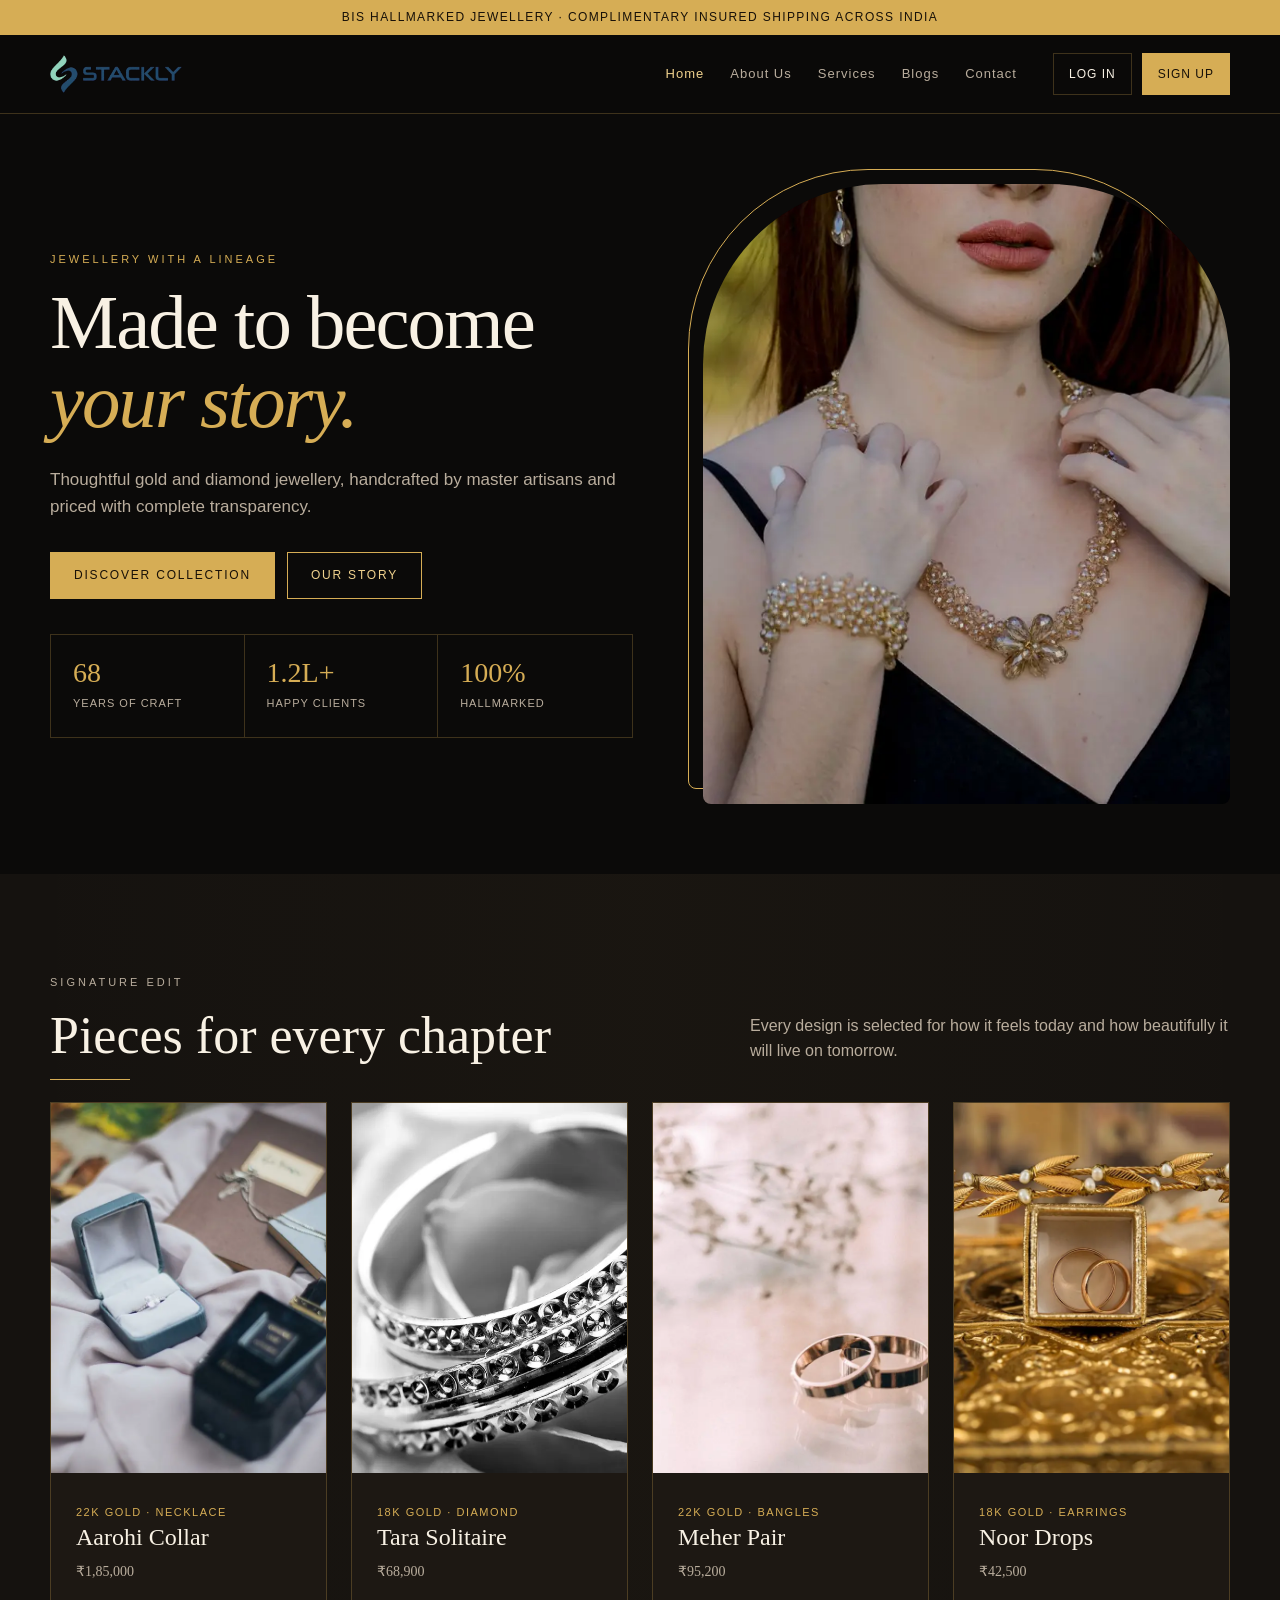
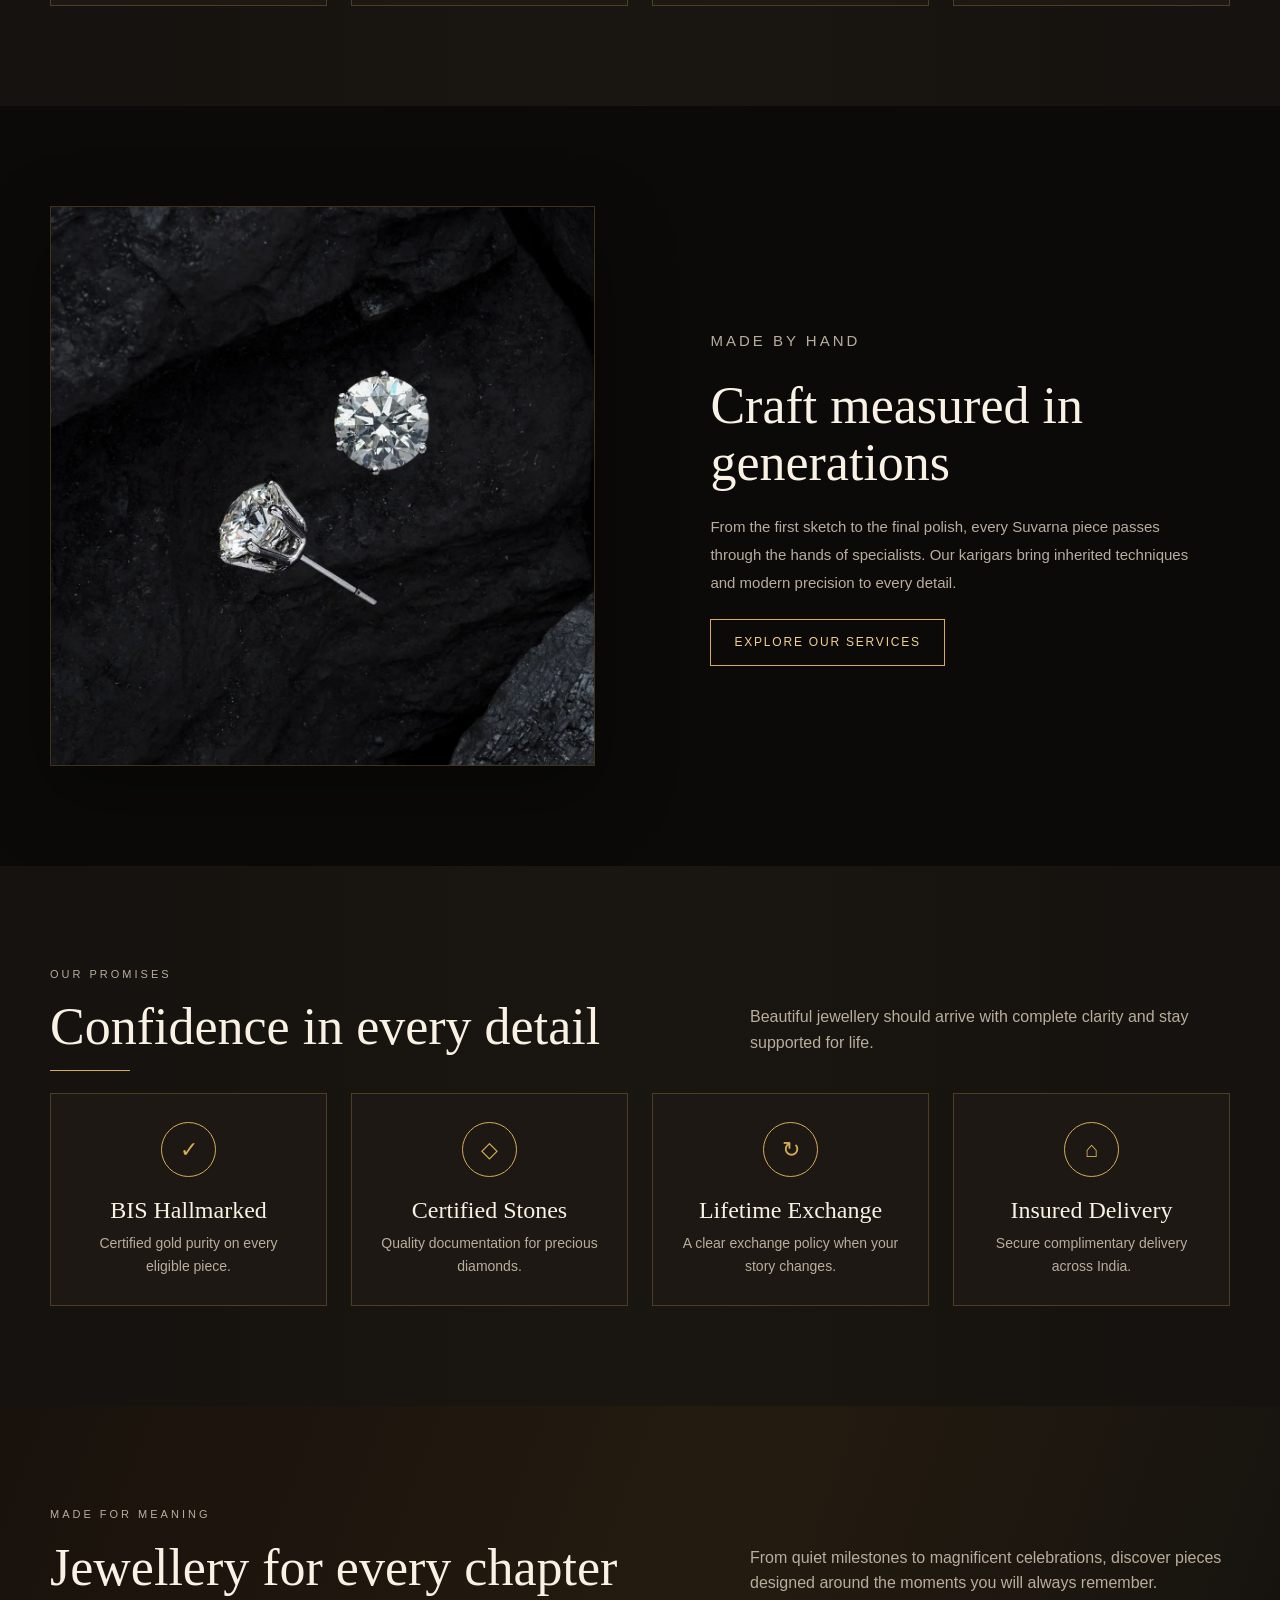
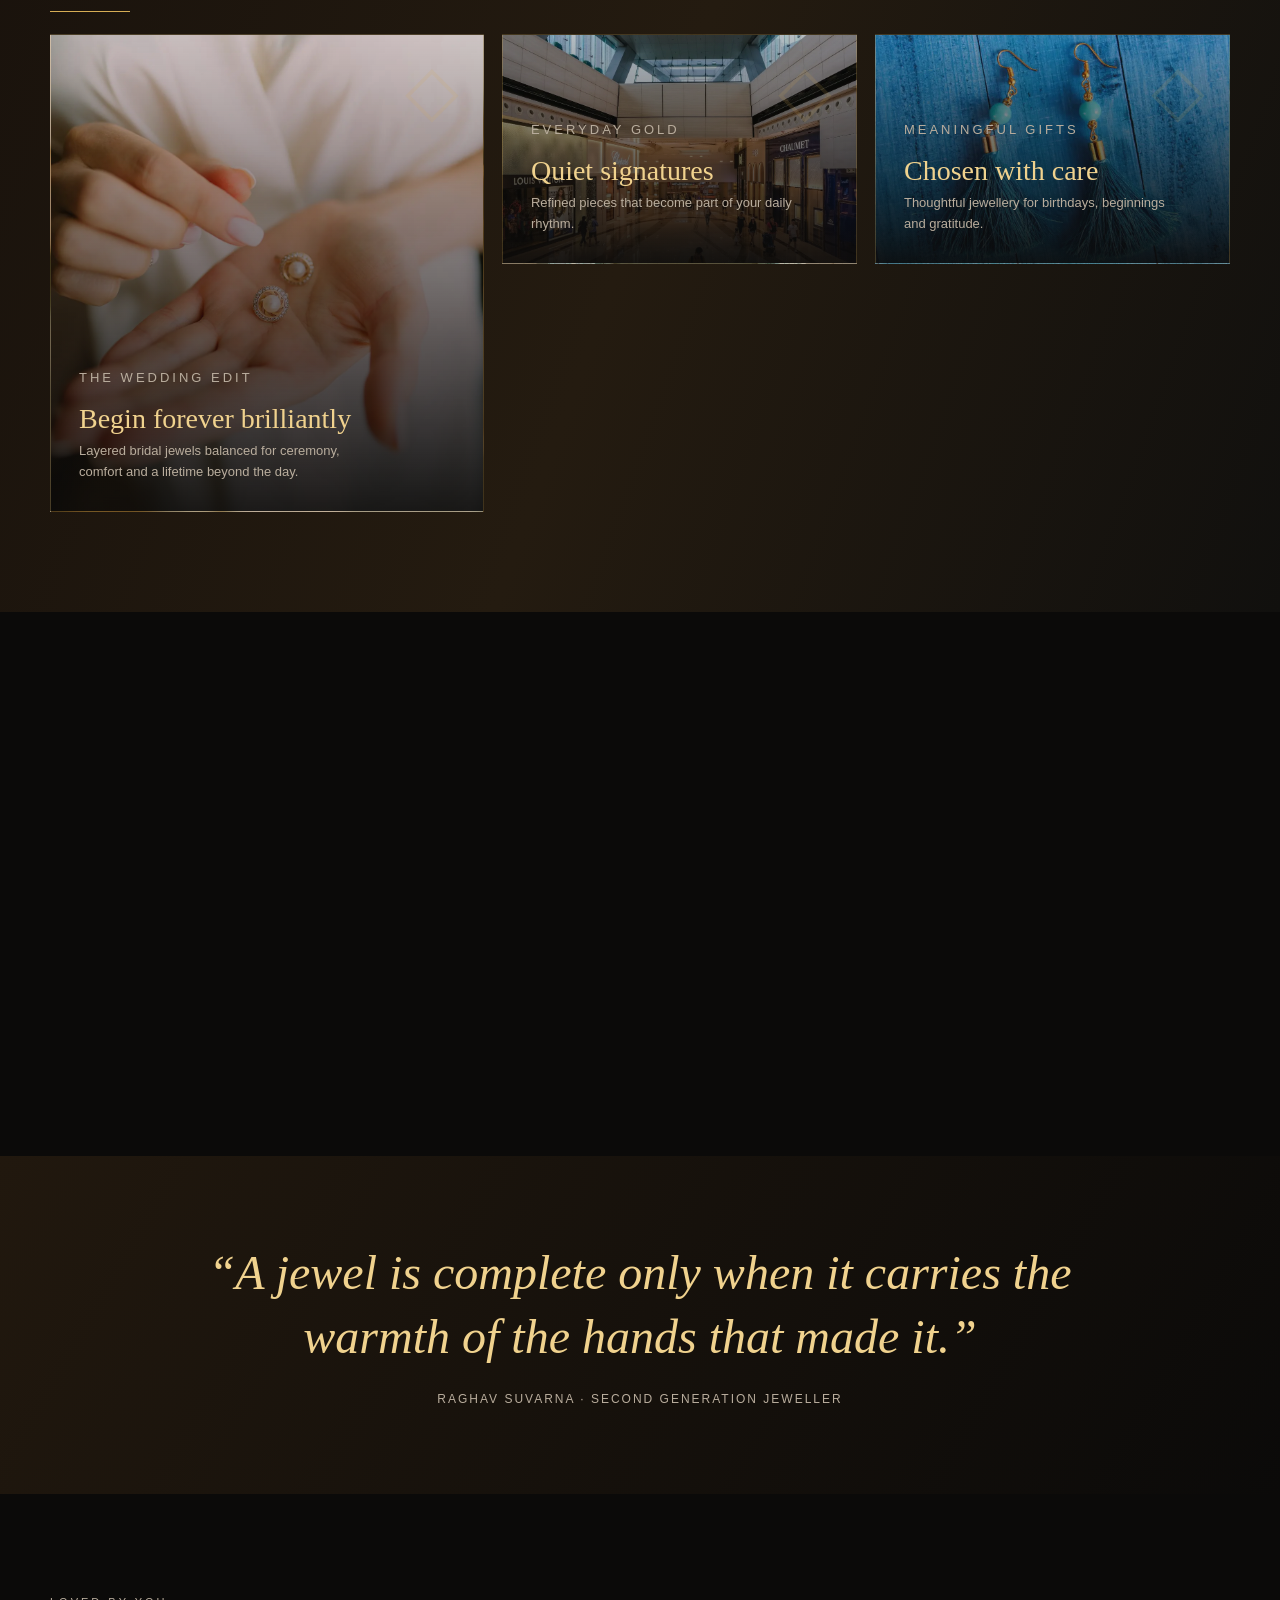
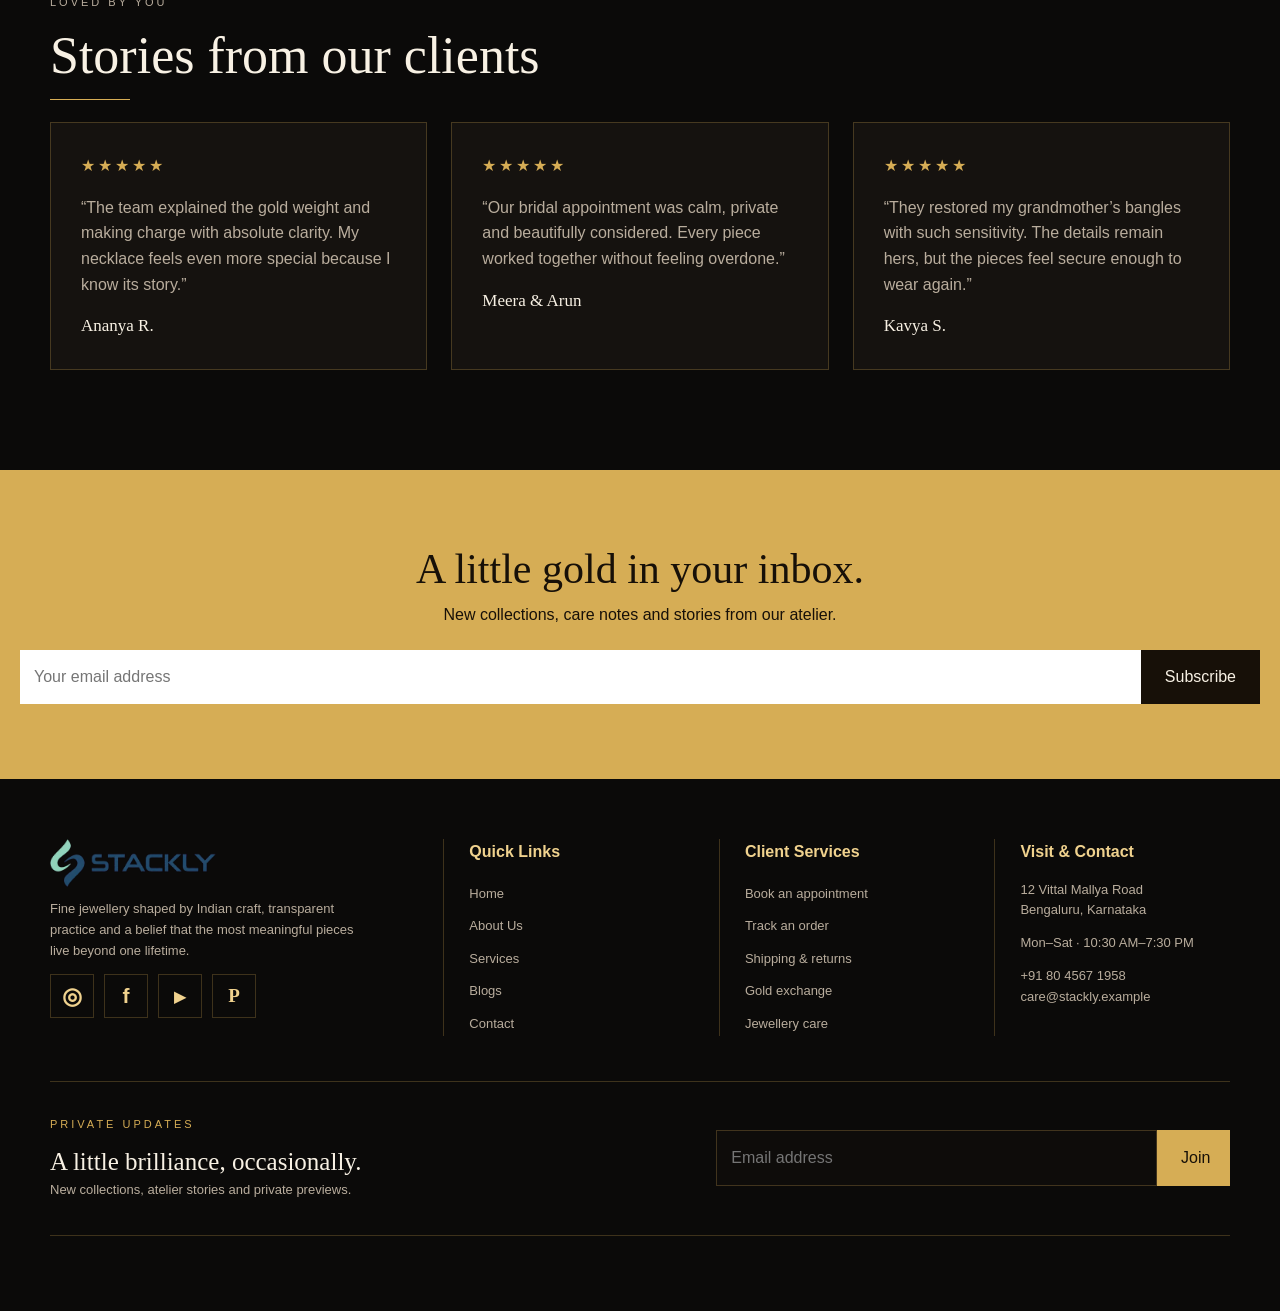
<file: index.html>
<!doctype html>
<html lang="en">
<head>
<meta charset="utf-8">
<meta name="viewport" content="width=device-width,initial-scale=1">
<meta name="description" content="Suvarna fine jewellery, crafted honestly since 1958.">
<title>Stackly | Fine Jewellery</title>
<link rel="stylesheet" href="styles.css">
</head>
<body>
<div class="announcement">BIS hallmarked jewellery · Complimentary insured shipping across India</div>
<header class="site-header">
<div class="wrap nav">
<a class="brand" href="index.html" aria-label="Stackly home"><img src="assets/stackly-logo.webp" alt="Stackly"></a>
<nav class="nav-links">
<a class="active" href="index.html">Home</a>
<a href="about.html">About Us</a>
<a href="services.html">Services</a>
<a href="blogs.html">Blogs</a>
<a href="contact.html">Contact</a>
</nav>
<div class="nav-actions">
<a href="login.html">Log in</a>
<a class="join" href="signup.html">Sign up</a>
</div>
<button class="menu" aria-label="Open navigation">☰</button>
</div>
</header>
<main>
<section class="wrap hero">
<div class="reveal">
<p class="eyebrow">Jewellery with a lineage</p>
<h1 class="display">Made to become <em>your story.</em>
</h1>
<p class="lead">Thoughtful gold and diamond jewellery, handcrafted by master artisans and priced with complete transparency.</p>
<div class="actions">
<a class="btn primary" href="#collection">Discover collection</a>
<a class="btn" href="about.html">Our story</a>
</div>
<div class="facts">
<div class="fact">
<strong>68</strong>
<span>Years of craft</span>
</div>
<div class="fact">
<strong>1.2L+</strong>
<span>Happy clients</span>
</div>
<div class="fact">
<strong>100%</strong>
<span>Hallmarked</span>
</div>
</div>
</div>
<div class="hero-image reveal">
<img src="assets/hero-model.webp" alt="Woman wearing elegant gold jewellery">
</div>
</section>
<section class="section alt" id="collection">
<div class="wrap">
<div class="section-head reveal">
<div>
<p class="eyebrow">Signature edit</p>
<h2 class="title">Pieces for every chapter</h2>
</div>
<p>Every design is selected for how it feels today and how beautifully it will live on tomorrow.</p>
</div>
<div class="grid four reveal">
<article class="card product">
<img src="assets/aarohi-necklace.webp" alt="Gold necklace">
<div class="card-body">
<span class="meta">22K Gold · Necklace</span>
<h3>Aarohi Collar</h3>
<p class="price">₹1,85,000</p>
</div>
</article>
<article class="card product">
<img src="assets/tara-ring.webp" alt="Diamond ring">
<div class="card-body">
<span class="meta">18K Gold · Diamond</span>
<h3>Tara Solitaire</h3>
<p class="price">₹68,900</p>
</div>
</article>
<article class="card product">
<img src="assets/meher-bangles.webp" alt="Gold bangles">
<div class="card-body">
<span class="meta">22K Gold · Bangles</span>
<h3>Meher Pair</h3>
<p class="price">₹95,200</p>
</div>
</article>
<article class="card product">
<img src="assets/noor-earrings.webp" alt="Fine earrings">
<div class="card-body">
<span class="meta">18K Gold · Earrings</span>
<h3>Noor Drops</h3>
<p class="price">₹42,500</p>
</div>
</article>
</div>
</div>
</section>
<section class="section">
<div class="wrap feature">
<img class="reveal" src="assets/artisan-crafting.webp" alt="Jeweller carefully crafting a piece">
<div class="feature-copy reveal">
<p class="eyebrow">Made by hand</p>
<h2 class="title">Craft measured in generations</h2>
<p>From the first sketch to the final polish, every Suvarna piece passes through the hands of specialists. Our karigars bring inherited techniques and modern precision to every detail.</p>
<a class="btn" href="services.html">Explore our services</a>
</div>
</div>
</section>
<section class="section alt">
<div class="wrap">
<div class="section-head reveal">
<div>
<p class="eyebrow">Our promises</p>
<h2 class="title">Confidence in every detail</h2>
</div>
<p>Beautiful jewellery should arrive with complete clarity and stay supported for life.</p>
</div>
<div class="grid four reveal">
<article class="card icon-card">
<span class="icon">✓</span>
<h3>BIS Hallmarked</h3>
<p>Certified gold purity on every eligible piece.</p>
</article>
<article class="card icon-card">
<span class="icon">◇</span>
<h3>Certified Stones</h3>
<p>Quality documentation for precious diamonds.</p>
</article>
<article class="card icon-card">
<span class="icon">↻</span>
<h3>Lifetime Exchange</h3>
<p>A clear exchange policy when your story changes.</p>
</article>
<article class="card icon-card">
<span class="icon">⌂</span>
<h3>Insured Delivery</h3>
<p>Secure complimentary delivery across India.</p>
</article>
</div>
</div>
</section>
<section class="section premium-band"><div class="wrap"><div class="section-head"><div><p class="eyebrow">Made for meaning</p><h2 class="title">Jewellery for every chapter</h2></div><p>From quiet milestones to magnificent celebrations, discover pieces designed around the moments you will always remember.</p></div><div class="occasion-grid"><article class="occasion-card"><div><p class="eyebrow">The wedding edit</p><h3>Begin forever brilliantly</h3><p>Layered bridal jewels balanced for ceremony, comfort and a lifetime beyond the day.</p></div><a href="404.html" aria-label="Explore bridal jewellery"></a></article><article class="occasion-card"><div><p class="eyebrow">Everyday gold</p><h3>Quiet signatures</h3><p>Refined pieces that become part of your daily rhythm.</p></div><a href="404.html" aria-label="Explore everyday gold"></a></article><article class="occasion-card"><div><p class="eyebrow">Meaningful gifts</p><h3>Chosen with care</h3><p>Thoughtful jewellery for birthdays, beginnings and gratitude.</p></div><a href="404.html" aria-label="Explore jewellery gifts"></a></article></div></div></section>
<section class="section"><div class="wrap"><div class="section-head"><div><p class="eyebrow">From earth to heirloom</p><h2 class="title">Five stages of excellence</h2></div><p>Every piece follows a deliberate journey where beauty, integrity and precision receive equal attention.</p></div><div class="craft-flow"><article><span>01</span><h3>Source</h3><p>Responsibly selected gold and documented precious stones.</p></article><article><span>02</span><h3>Imagine</h3><p>Designs shaped around proportion, movement and wearability.</p></article><article><span>03</span><h3>Craft</h3><p>Traditional hand skills supported by modern precision.</p></article><article><span>04</span><h3>Inspect</h3><p>Rigorous checks for finish, security, weight and hallmark.</p></article><article><span>05</span><h3>Present</h3><p>Beautifully packed with transparent lifelong documentation.</p></article></div></div></section>
<section class="quote-section">
<blockquote>“A jewel is complete only when it carries the warmth of the hands that made it.”</blockquote>
<cite>Raghav Suvarna · Second generation jeweller</cite>
</section>
<section class="section">
<div class="wrap">
<div class="section-head reveal">
<div>
<p class="eyebrow">Loved by you</p>
<h2 class="title">Stories from our clients</h2>
</div>
</div>
<div class="testimonial-grid reveal">
<article class="testimonial">
<span class="stars">★★★★★</span>
<p>“The team explained the gold weight and making charge with absolute clarity. My necklace feels even more special because I know its story.”</p>
<strong>Ananya R.</strong>
</article>
<article class="testimonial">
<span class="stars">★★★★★</span>
<p>“Our bridal appointment was calm, private and beautifully considered. Every piece worked together without feeling overdone.”</p>
<strong>Meera & Arun</strong>
</article>
<article class="testimonial">
<span class="stars">★★★★★</span>
<p>“They restored my grandmother’s bangles with such sensitivity. The details remain hers, but the pieces feel secure enough to wear again.”</p>
<strong>Kavya S.</strong>
</article>
</div>
</div>
</section>
</main>
<section class="newsletter">
<h2>A little gold in your inbox.</h2>
<p>New collections, care notes and stories from our atelier.</p>
<form data-route="404.html">
<input type="email" required placeholder="Your email address">
<button>Subscribe</button>
<span class="message">
</span>
</form>
</section>
<footer class="site-footer">
<div class="wrap">
<div class="footer-grid">
<div>
<a class="brand" href="index.html" aria-label="Stackly home"><img src="assets/stackly-logo.webp" alt="Stackly"></a>
<p>Fine jewellery made honestly in India since 1958.</p>
</div>
<div>
<h4>Explore</h4>
<ul>
<li>
<a href="index.html">Home</a>
</li>
<li>
<a href="about.html">About Us</a>
</li>
<li>
<a href="services.html">Services</a>
</li>
<li>
<a href="blogs.html">Blogs</a>
</li>
<li>
<a href="contact.html">Contact</a>
</li>
</ul>
</div>
<div>
<h4>Help</h4>
<ul>
<li>
<a href="contact.html">Contact</a>
</li>
<li>
<a href="contact.html">Book an appointment</a>
</li>
<li>
<a href="contact.html">Care guide</a>
</li>
</ul>
</div>
<div>
<h4>Account</h4>
<ul>
<li>
<a href="login.html">Log in</a>
</li>
<li>
<a href="signup.html">Create account</a>
</li>
</ul>
</div>
</div>
<div class="footer-lower"><div class="footer-contact"><h4>Visit our flagship</h4><p>12 Vittal Mallya Road, Bengaluru<br>Mon–Sat · 10:30 AM–7:30 PM<br><a href="tel:+918045671958">+91 80 4567 1958</a></p></div><div><h4>Follow Stackly</h4><p>Craft stories, new collections and studio notes.</p><div class="social-links"><a href="404.html" aria-label="Instagram"><svg><use href="assets/social-icons.svg#instagram"></use></svg></a><a href="404.html" aria-label="Facebook"><svg><use href="assets/social-icons.svg#facebook"></use></svg></a><a href="404.html" aria-label="YouTube"><svg><use href="assets/social-icons.svg#youtube"></use></svg></a><a href="404.html" aria-label="Pinterest"><svg><use href="assets/social-icons.svg#pinterest"></use></svg></a></div></div><div><h4>Private updates</h4><p>Receive new arrivals and jewellery-care notes.</p><form class="footer-signup" data-demo data-message="Thank you for joining."><input type="email" required aria-label="Email address" placeholder="Email address"><button aria-label="Subscribe">→</button></form></div></div>
<p class="copyright">© 2026 Stackly Jewellers. All rights reserved.</p>
</div>
</footer>
<script src="script.js">
</script>
</body>
</html>
</file>
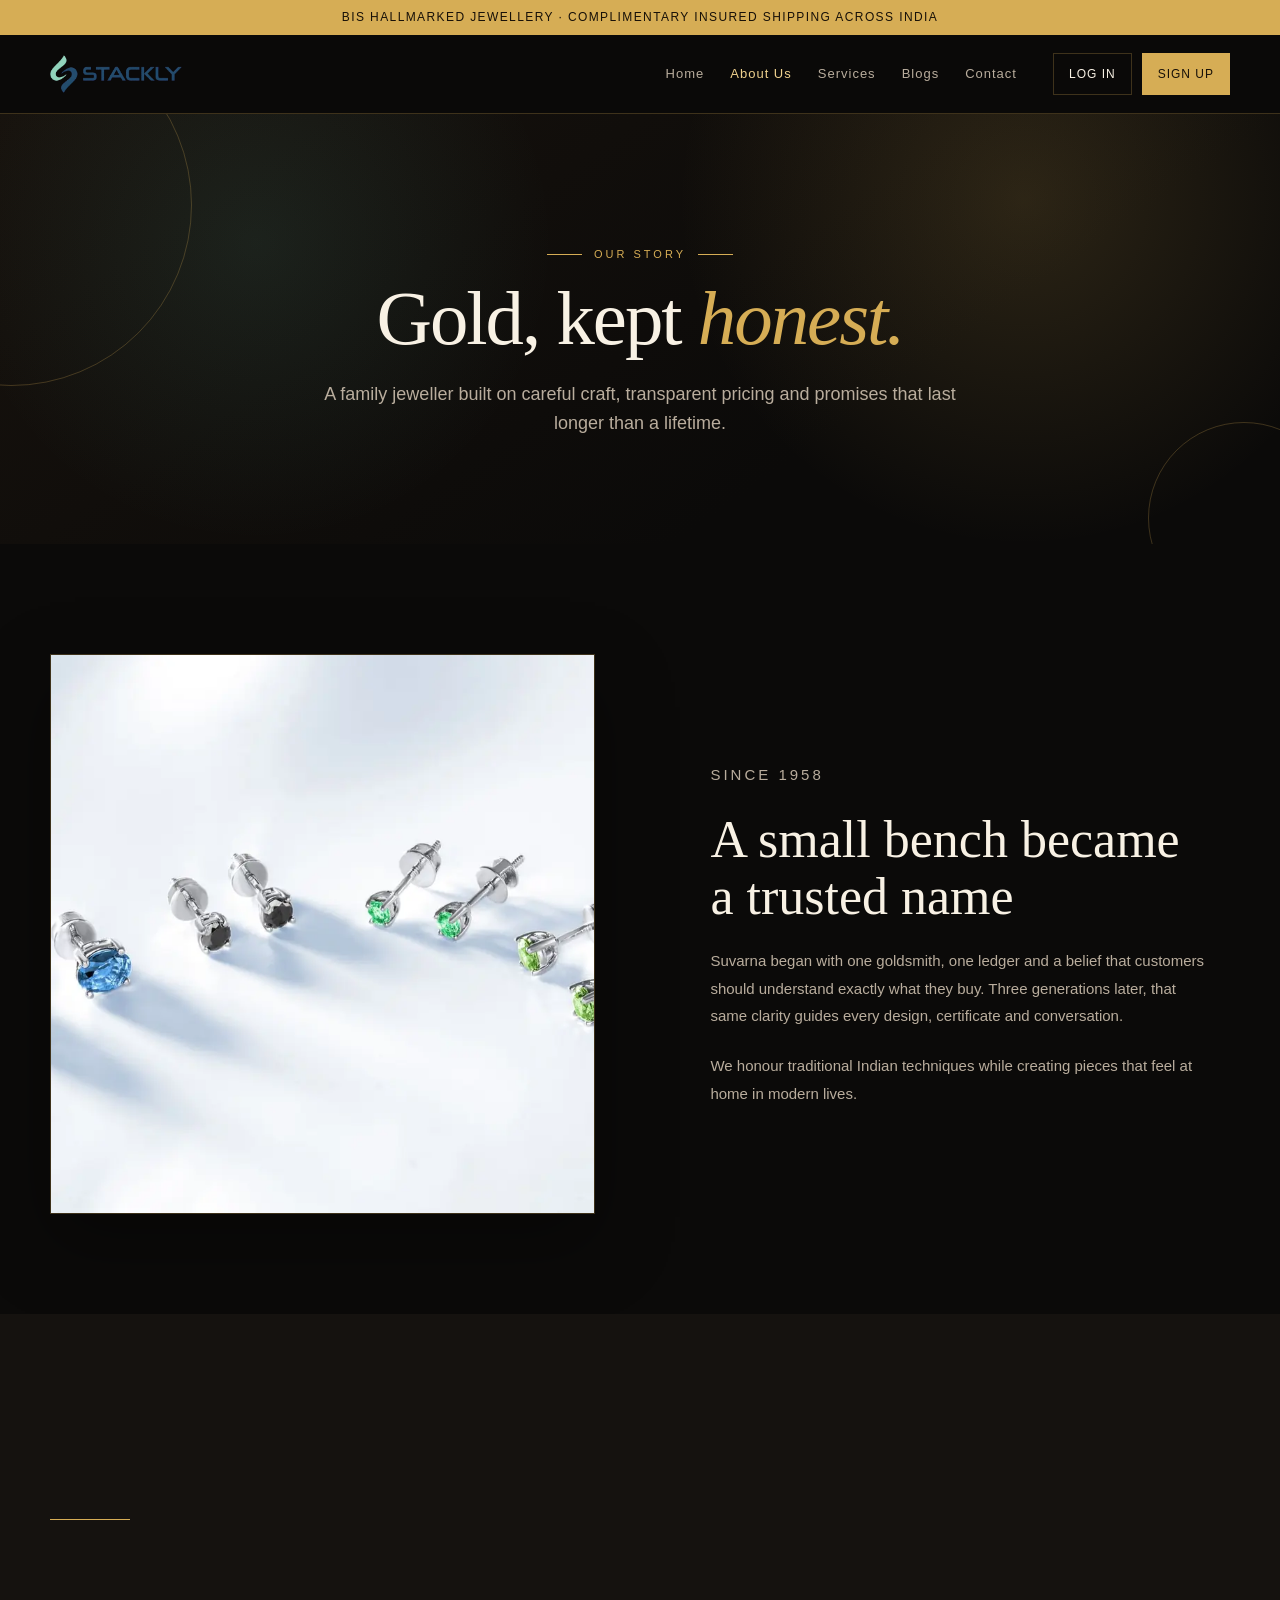
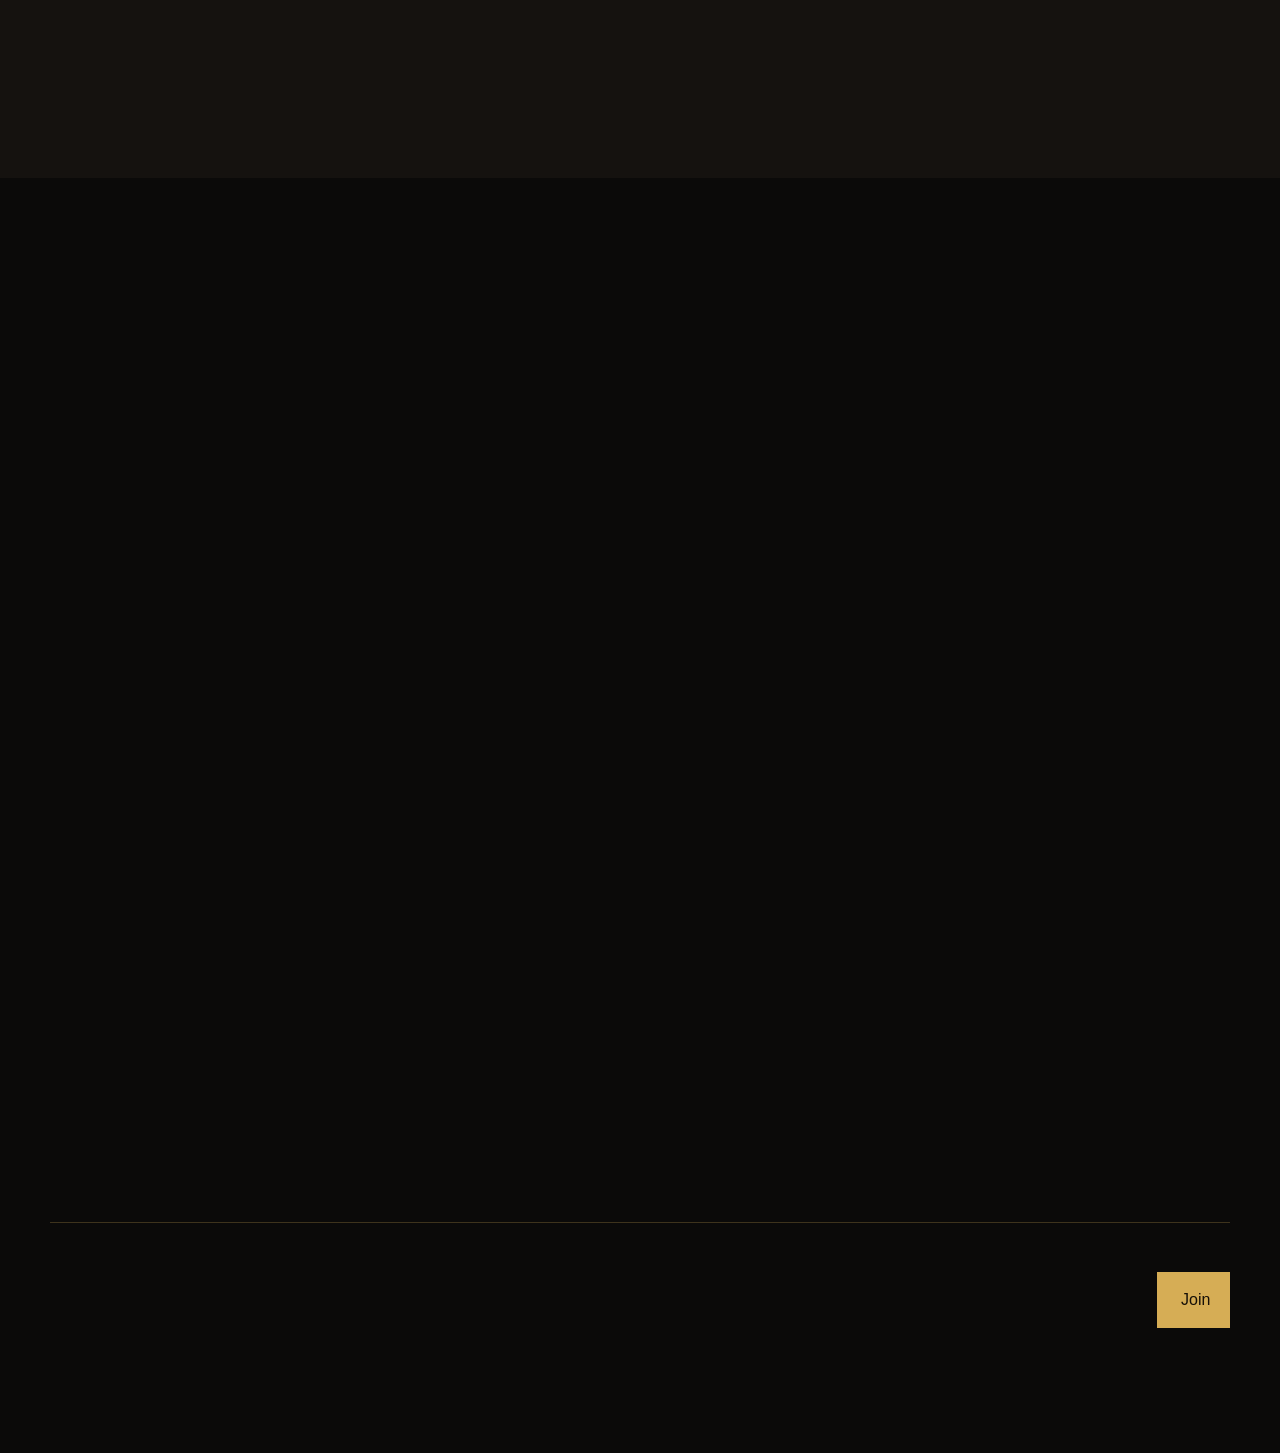
<file: about.html>
<!doctype html>
<html lang="en">
<head>
<meta charset="utf-8">
<meta name="viewport" content="width=device-width,initial-scale=1">
<title>About Us | Stackly</title>
<link rel="stylesheet" href="styles.css">
</head>
<body>
<div class="announcement">BIS hallmarked jewellery · Complimentary insured shipping across India</div>
<header class="site-header">
<div class="wrap nav">
<a class="brand" href="index.html" aria-label="Stackly home"><img src="assets/stackly-logo.webp" alt="Stackly"></a>
<nav class="nav-links">
<a href="index.html">Home</a>
<a class="active" href="about.html">About Us</a>
<a href="services.html">Services</a>
<a href="blogs.html">Blogs</a>
<a href="contact.html">Contact</a>
</nav>
<div class="nav-actions">
<a href="login.html">Log in</a>
<a class="join" href="signup.html">Sign up</a>
</div>
<button class="menu" aria-label="Open navigation">☰</button>
</div>
</header>
<main>
<section class="page-hero">
<div class="wrap reveal">
<p class="eyebrow">Our story</p>
<h1 class="display">Gold, kept <em>honest.</em>
</h1>
<p class="lead">A family jeweller built on careful craft, transparent pricing and promises that last longer than a lifetime.</p>
</div>
</section>
<section class="section">
<div class="wrap feature">
<img class="reveal" src="assets/artisan-story.webp" alt="Artisan working by hand">
<div class="feature-copy reveal">
<p class="eyebrow">Since 1958</p>
<h2 class="title">A small bench became a trusted name</h2>
<p>Suvarna began with one goldsmith, one ledger and a belief that customers should understand exactly what they buy. Three generations later, that same clarity guides every design, certificate and conversation.</p>
<p>We honour traditional Indian techniques while creating pieces that feel at home in modern lives.</p>
</div>
</div>
</section>
<section class="section alt">
<div class="wrap">
<div class="section-head">
<div>
<p class="eyebrow">What guides us</p>
<h2 class="title">Our values</h2>
</div>
</div>
<div class="grid three reveal">
<article class="card service-card">
<p class="num">01</p>
<h3>Honesty</h3>
<p>Clear gold weight, stone details and making charges on every invoice.</p>
</article>
<article class="card service-card">
<p class="num">02</p>
<h3>Craft</h3>
<p>Experienced hands, thoughtful materials and patience at every stage.</p>
</article>
<article class="card service-card">
<p class="num">03</p>
<h3>Continuity</h3>
<p>Jewellery made to be worn, loved, repaired and passed forward.</p>
</article>
</div>
</div>
</section>
<section class="section">
<div class="wrap">
<div class="section-head reveal">
<div>
<p class="eyebrow">Our journey</p>
<h2 class="title">Three generations, one promise</h2>
</div>
</div>
<div class="steps reveal">
<div class="step">
<h3>1958 · The first bench</h3>
<p>A 200-square-foot workshop opens with a goldsmith and a handwritten ledger.</p>
</div>
<div class="step">
<h3>1986 · A family atelier</h3>
<p>The second generation brings stone setting and bridal design in-house.</p>
</div>
<div class="step">
<h3>2010 · Certified clarity</h3>
<p>Digital certificates and fully itemised pricing become standard.</p>
</div>
<div class="step">
<h3>Today · A wider family</h3>
<p>Clients across India discover Suvarna online and in our Bengaluru flagship.</p>
</div>
</div>
</div>
</section>
<section class="split-banner">
<img src="assets/artisan-detail.webp" alt="Detailed work by a jewellery artisan">
<div class="split-content reveal">
<p class="eyebrow">Our people</p>
<h2 class="title">The hands behind the hallmark</h2>
<p>Our designers, goldsmiths, setters and polishers work as one atelier. Many trained beside parents and grandparents; every one of them signs off on the work they complete.</p>
<a class="btn" href="contact.html">Meet us in store</a>
</div>
</section>
<section class="section alt">
<div class="wrap">
<div class="stat-band reveal">
<div class="stat">
<strong>42</strong>
<span>Master artisans</span>
</div>
<div class="stat">
<strong>18</strong>
<span>Quality checks</span>
</div>
<div class="stat">
<strong>6</strong>
<span>Specialist crafts</span>
</div>
<div class="stat">
<strong>68</strong>
<span>Years of trust</span>
</div>
</div>
</div>
</section>
<section class="quote-section">
<blockquote>“We do not make jewellery for a season. We make it for the person who will receive it next.”</blockquote>
<cite>The Suvarna family</cite>
</section>
</main>
<footer class="site-footer">
<div class="wrap">
<div class="footer-grid">
<div>
<a class="brand" href="index.html" aria-label="Stackly home"><img src="assets/stackly-logo.webp" alt="Stackly"></a>
<p>Fine jewellery made honestly in India since 1958.</p>
</div>
<div>
<h4>Explore</h4>
<ul>
<li>
<a href="index.html">Home</a>
</li>
<li>
<a href="about.html">About Us</a>
</li>
<li>
<a href="services.html">Services</a>
</li>
<li>
<a href="blogs.html">Blogs</a>
</li>
<li>
<a href="contact.html">Contact</a>
</li>
</ul>
</div>
<div>
<h4>Help</h4>
<ul>
<li>
<a href="contact.html">Contact</a>
</li>
<li>
<a href="contact.html">Appointments</a>
</li>
</ul>
</div>
<div>
<h4>Account</h4>
<ul>
<li>
<a href="login.html">Log in</a>
</li>
<li>
<a href="signup.html">Create account</a>
</li>
</ul>
</div>
</div>
<div class="footer-lower"><div class="footer-contact"><h4>Visit our flagship</h4><p>12 Vittal Mallya Road, Bengaluru<br>Mon–Sat · 10:30 AM–7:30 PM<br><a href="tel:+918045671958">+91 80 4567 1958</a></p></div><div><h4>Follow Stackly</h4><p>Craft stories, new collections and studio notes.</p><div class="social-links"><a href="404.html" aria-label="Instagram"><svg><use href="assets/social-icons.svg#instagram"></use></svg></a><a href="404.html" aria-label="Facebook"><svg><use href="assets/social-icons.svg#facebook"></use></svg></a><a href="404.html" aria-label="YouTube"><svg><use href="assets/social-icons.svg#youtube"></use></svg></a><a href="404.html" aria-label="Pinterest"><svg><use href="assets/social-icons.svg#pinterest"></use></svg></a></div></div><div><h4>Private updates</h4><p>Receive new arrivals and jewellery-care notes.</p><form class="footer-signup" data-demo data-message="Thank you for joining."><input type="email" required aria-label="Email address" placeholder="Email address"><button aria-label="Subscribe">→</button></form></div></div>
<p class="copyright">© 2026 Stackly Jewellers.</p>
</div>
</footer>
<script src="script.js">
</script>
</body>
</html>
</file>
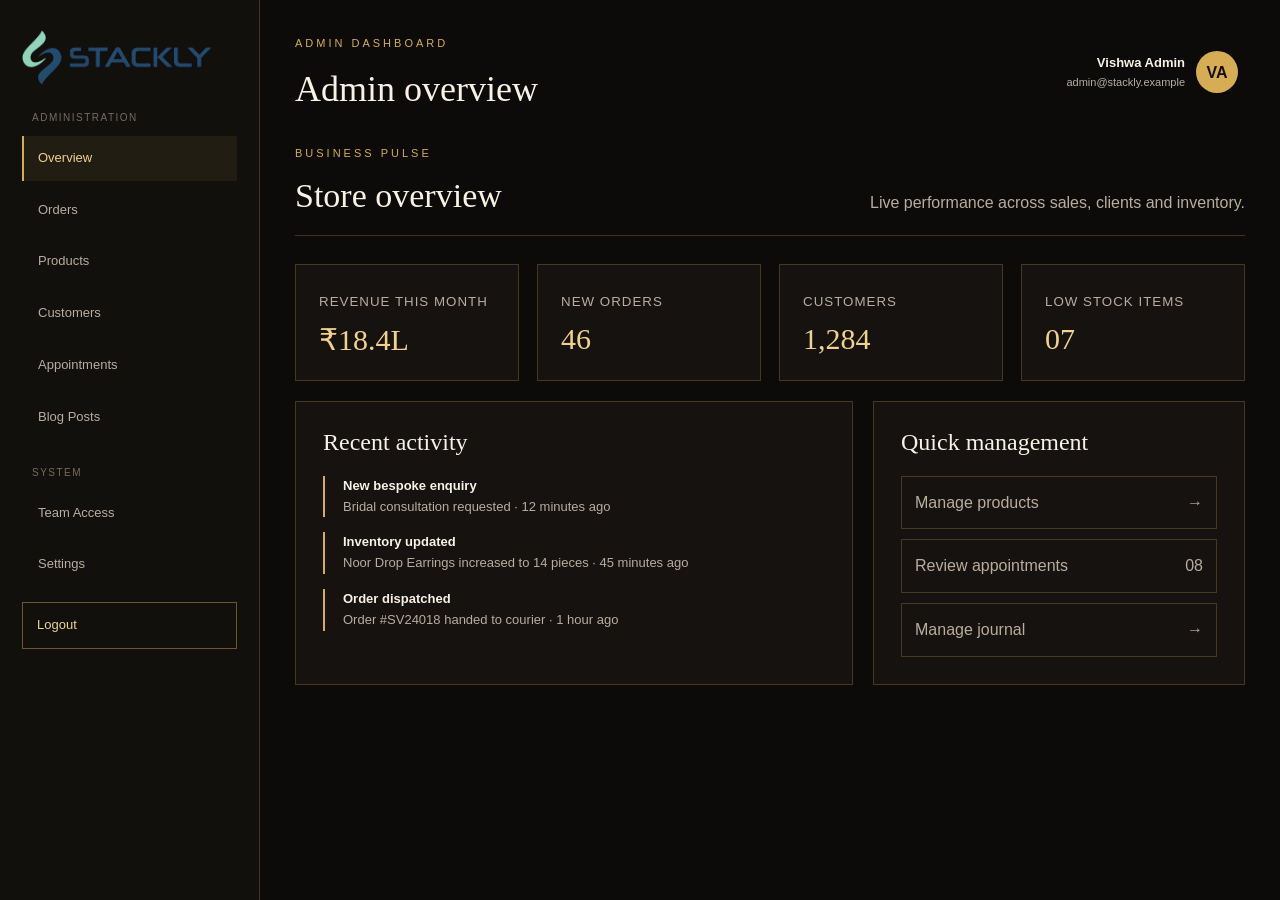
<file: admin-dashboard.html>
<!doctype html>
<html lang="en"><head><meta charset="utf-8"><meta name="viewport" content="width=device-width,initial-scale=1"><title>Admin Dashboard | Stackly</title><link rel="stylesheet" href="styles.css"></head>
<body class="dashboard-body"><div class="dashboard-layout">
<aside class="sidebar"><div class="sidebar-head"><a class="brand" href="admin-dashboard.html" aria-label="Stackly admin dashboard"><img src="assets/stackly-logo.webp" alt="Stackly"></a><button class="sidebar-close" type="button" aria-label="Close dashboard navigation">×</button></div>
<p class="side-label">Administration</p><nav class="side-nav dashboard-nav"><a class="active" href="#overview" data-dashboard-target="overview">Overview</a><a href="#orders" data-dashboard-target="orders">Orders</a><a href="#products" data-dashboard-target="products">Products</a><a href="#customers" data-dashboard-target="customers">Customers</a><a href="#appointments" data-dashboard-target="appointments">Appointments</a><a href="#posts" data-dashboard-target="posts">Blog Posts</a></nav>
<p class="side-label">System</p><nav class="side-nav dashboard-nav"><a href="#team" data-dashboard-target="team">Team Access</a><a href="#settings" data-dashboard-target="settings">Settings</a><a class="logout-link" href="login.html">Logout</a></nav></aside>
<main class="dashboard-main"><header class="dash-top"><button class="menu dash-menu" aria-label="Open dashboard navigation">☰</button><div><p class="eyebrow">Admin dashboard</p><h1 id="dashboard-title">Admin overview</h1></div><button class="dash-profile" type="button" data-dashboard-target="profile" aria-label="Open admin profile"><span class="dash-profile-copy"><strong data-profile-name data-fallback="Vishwa Admin">Vishwa Admin</strong><span data-profile-email data-fallback="admin@stackly.example">admin@stackly.example</span></span><span class="avatar" data-profile-initials data-fallback="Vishwa Admin">VA</span></button></header>

<section class="dashboard-view active" id="overview" data-view-title="Admin overview"><div class="view-heading"><div><p class="eyebrow">Business pulse</p><h2>Store overview</h2></div><p>Live performance across sales, clients and inventory.</p></div><div class="dash-grid"><article class="metric"><small>Revenue this month</small><strong>₹18.4L</strong></article><article class="metric"><small>New orders</small><strong>46</strong></article><article class="metric"><small>Customers</small><strong>1,284</strong></article><article class="metric"><small>Low stock items</small><strong>07</strong></article></div><div class="dash-panels"><article class="dash-panel"><h2>Recent activity</h2><ul class="activity"><li><strong>New bespoke enquiry</strong>Bridal consultation requested · 12 minutes ago</li><li><strong>Inventory updated</strong>Noor Drop Earrings increased to 14 pieces · 45 minutes ago</li><li><strong>Order dispatched</strong>Order #SV24018 handed to courier · 1 hour ago</li></ul></article><article class="dash-panel"><h2>Quick management</h2><div class="quick-list"><a href="#products" data-dashboard-target="products">Manage products <span>→</span></a><a href="#appointments" data-dashboard-target="appointments">Review appointments <span>08</span></a><a href="#posts" data-dashboard-target="posts">Manage journal <span>→</span></a></div></article></div></section>

<section class="dashboard-view" id="orders" data-view-title="Order management"><div class="view-heading"><div><p class="eyebrow">Fulfilment</p><h2>Orders</h2></div><a class="btn" href="404.html">Export report</a></div><div class="dash-panel"><div class="order-list"><div class="order-row"><strong>#SV24021</strong><span>Riya Kapoor</span><span>₹1,85,000</span><em class="status">Paid</em></div><div class="order-row"><strong>#SV24020</strong><span>Meera Das</span><span>₹42,500</span><em class="status">Packed</em></div><div class="order-row"><strong>#SV24019</strong><span>Karthik Shah</span><span>₹95,200</span><em class="status">Shipped</em></div><div class="order-row"><strong>#SV24018</strong><span>Ananya Rao</span><span>₹68,900</span><em class="status">Shipped</em></div></div></div></section>

<section class="dashboard-view" id="products" data-view-title="Product catalogue"><div class="view-heading"><div><p class="eyebrow">Catalogue</p><h2>Products</h2></div><a class="btn primary" href="404.html">Add product</a></div><div class="grid three dashboard-products"><article class="card product"><img src="assets/aarohi-necklace.webp" alt="Aarohi necklace"><div class="card-body"><span class="status">In stock · 8</span><h3>Aarohi Collar</h3><p class="price">₹1,85,000</p><a class="text-link" href="404.html">Edit product →</a></div></article><article class="card product"><img src="assets/tara-ring.webp" alt="Tara ring"><div class="card-body"><span class="status">Low stock · 2</span><h3>Tara Solitaire</h3><p class="price">₹68,900</p><a class="text-link" href="404.html">Edit product →</a></div></article><article class="card product"><img src="assets/noor-earrings.webp" alt="Noor earrings"><div class="card-body"><span class="status">In stock · 14</span><h3>Noor Drops</h3><p class="price">₹42,500</p><a class="text-link" href="404.html">Edit product →</a></div></article></div></section>

<section class="dashboard-view" id="customers" data-view-title="Customer directory"><div class="view-heading"><div><p class="eyebrow">Client relationships</p><h2>Customers</h2></div><a class="btn" href="404.html">Export customers</a></div><div class="dash-panel"><div class="customer-list"><div><span class="avatar">RK</span><p><strong>Riya Kapoor</strong><small>riya@example.com · 4 orders</small></p><a href="404.html">View</a></div><div><span class="avatar">MD</span><p><strong>Meera Das</strong><small>meera@example.com · 7 orders</small></p><a href="404.html">View</a></div><div><span class="avatar">AR</span><p><strong>Ananya Rao</strong><small>ananya@example.com · 3 orders</small></p><a href="404.html">View</a></div></div></div></section>

<section class="dashboard-view" id="appointments" data-view-title="Appointment calendar"><div class="view-heading"><div><p class="eyebrow">Client calendar</p><h2>Appointments</h2></div><a class="btn primary" href="404.html">Add appointment</a></div><div class="dash-panels"><article class="dash-panel appointment-card"><span class="status">11:00 AM</span><h2>Gold exchange</h2><p>R. Menon · Exchange specialist · 30 minutes</p><a class="text-link" href="404.html">View details →</a></article><article class="dash-panel appointment-card"><span class="status">3:30 PM</span><h2>Bridal styling</h2><p>Ananya Rao · Priya S. · 90 minutes</p><a class="text-link" href="404.html">View details →</a></article></div></section>

<section class="dashboard-view" id="posts" data-view-title="Blog management"><div class="view-heading"><div><p class="eyebrow">Stackly journal</p><h2>Blog posts</h2></div><a class="btn primary" href="404.html">Create post</a></div><div class="dash-panel"><div class="post-admin-row"><div><span class="status">Published</span><h3>How to keep your gold glowing</h3><p>July 18, 2026 · Care</p></div><a href="404.html">Edit</a></div><div class="post-admin-row"><div><span class="status">Published</span><h3>The language of temple jewellery</h3><p>July 09, 2026 · Craft</p></div><a href="404.html">Edit</a></div><div class="post-admin-row"><div><span class="status">Draft</span><h3>Inside the bridal atelier</h3><p>Updated 2 hours ago</p></div><a href="404.html">Edit</a></div></div></section>

<section class="dashboard-view" id="team" data-view-title="Team access"><div class="view-heading"><div><p class="eyebrow">Permissions</p><h2>Team access</h2></div><a class="btn primary" href="404.html">Invite member</a></div><div class="grid three"><article class="dash-panel"><span class="avatar">VA</span><h2>Vishwa Admin</h2><p>Owner · Full access</p></article><article class="dash-panel"><span class="avatar">PS</span><h2>Priya Shah</h2><p>Appointments · Client records</p></article><article class="dash-panel"><span class="avatar">KM</span><h2>Karan Mehta</h2><p>Products · Orders</p></article></div></section>

<section class="dashboard-view" id="settings" data-view-title="Store settings"><div class="view-heading"><div><p class="eyebrow">Configuration</p><h2>Settings</h2></div><a class="btn primary" href="404.html">Save changes</a></div><div class="dash-panels"><article class="dash-panel"><h2>Store profile</h2><div class="setting-row"><span>Store name</span><strong>Stackly Jewellers</strong></div><div class="setting-row"><span>Currency</span><strong>INR (₹)</strong></div><div class="setting-row"><span>Timezone</span><strong>Asia/Kolkata</strong></div></article><article class="dash-panel"><h2>Notifications</h2><div class="setting-row"><span>New orders</span><strong>Enabled</strong></div><div class="setting-row"><span>Low stock</span><strong>Enabled</strong></div><div class="setting-row"><span>Appointments</span><strong>Enabled</strong></div></article></div></section>
<section class="dashboard-view" id="profile" data-view-title="Admin profile"><div class="view-heading"><div><p class="eyebrow">Account details</p><h2>Admin Profile</h2></div><p>Your administrator account information.</p></div><div class="dash-panel profile-panel"><span class="avatar profile-avatar" data-profile-initials data-fallback="Vishwa Admin">VA</span><div><small>Full name</small><h2 data-profile-name data-fallback="Vishwa Admin">Vishwa Admin</h2><small>Email address</small><p data-profile-email data-fallback="admin@stackly.example">admin@stackly.example</p><small>Account type</small><p>Administrator</p></div></div></section>
</main></div><script src="script.js"></script></body></html>
</file>
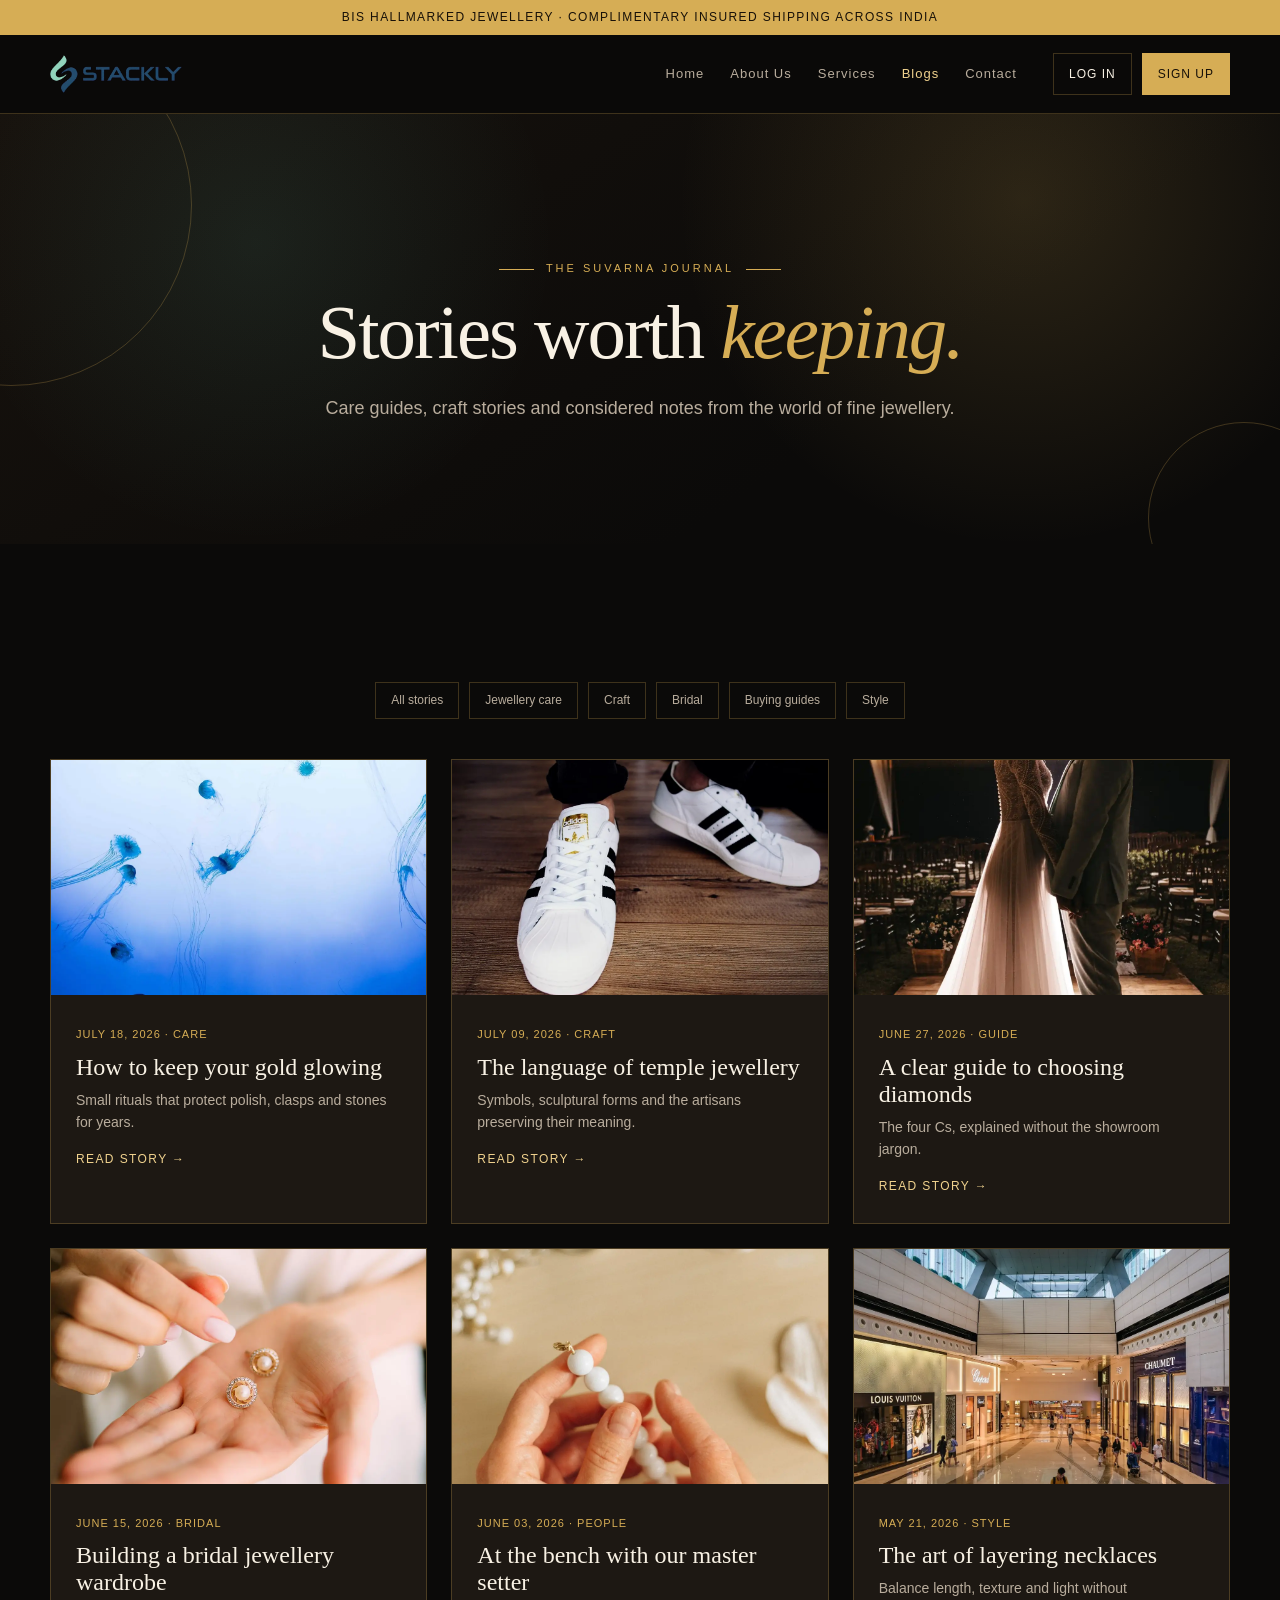
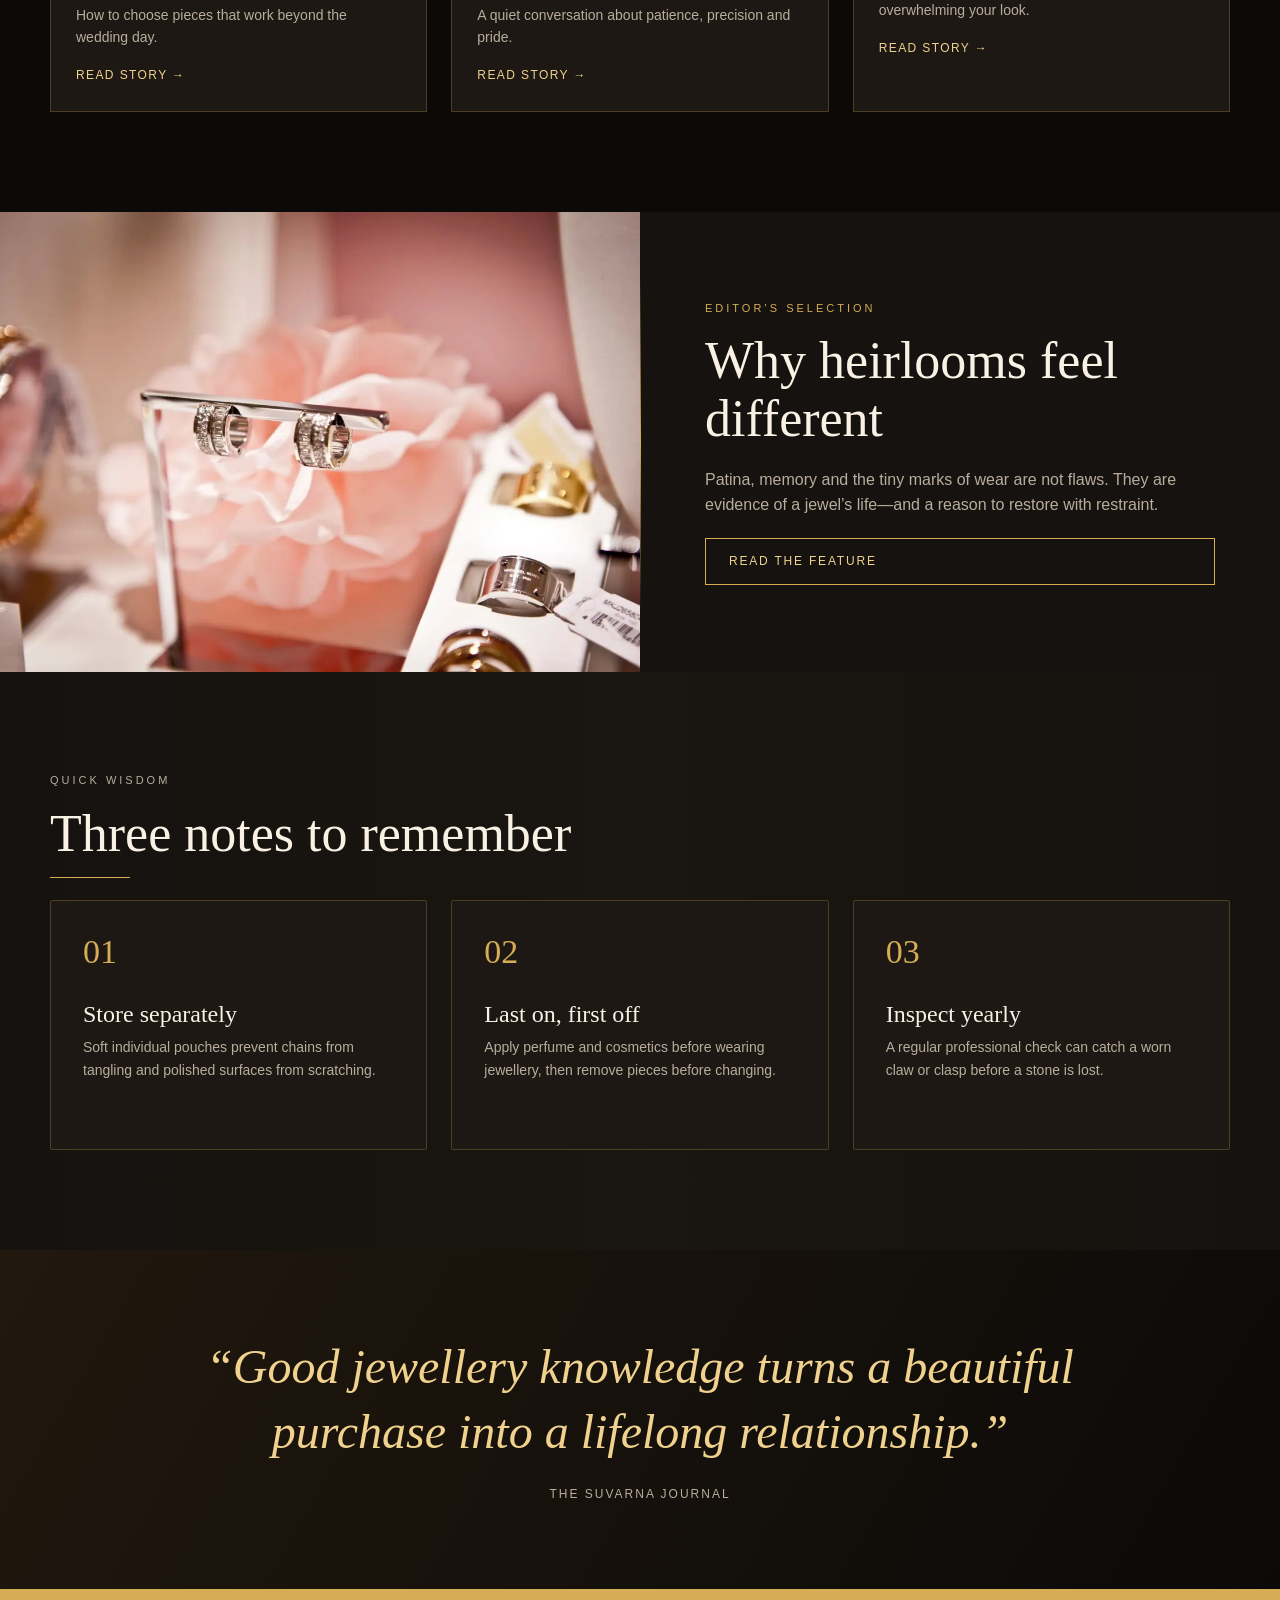
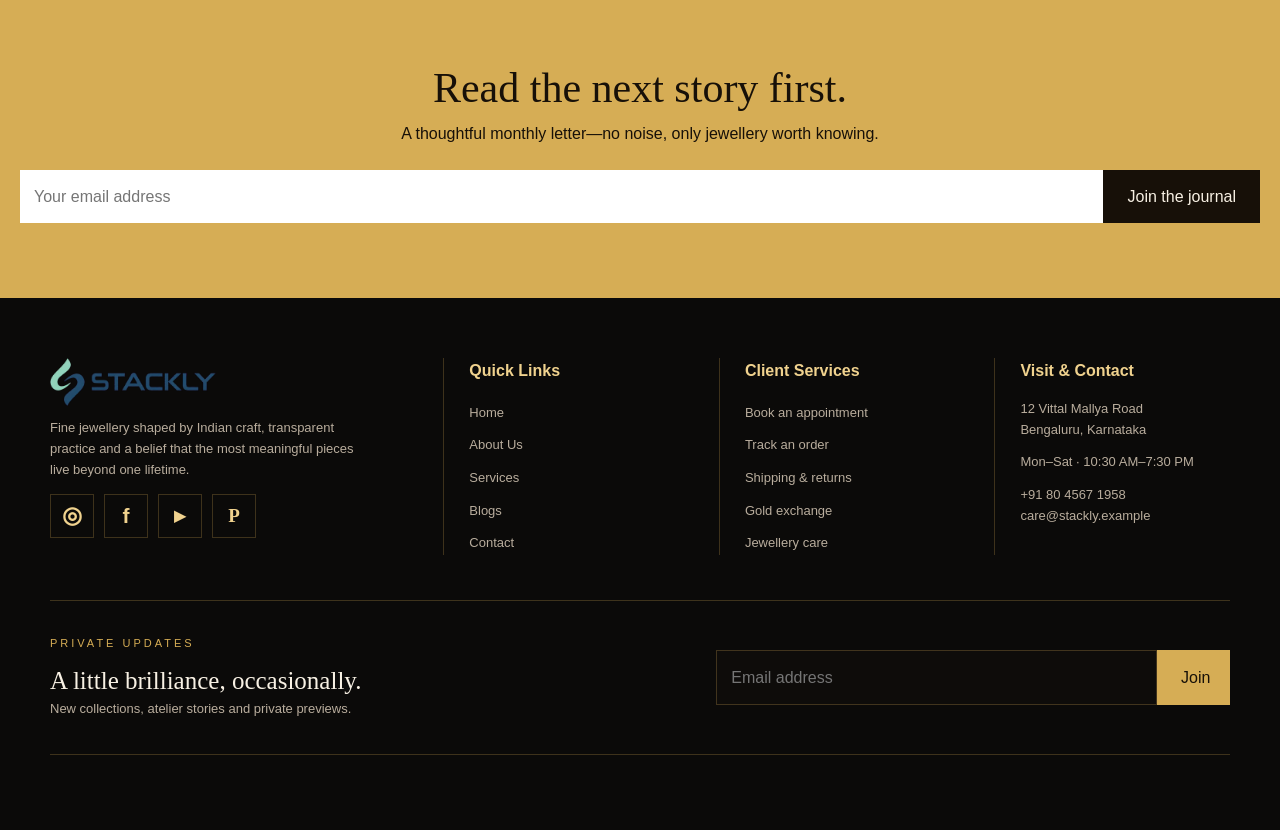
<file: blogs.html>
<!doctype html>
<html lang="en">
<head>
<meta charset="utf-8">
<meta name="viewport" content="width=device-width,initial-scale=1">
<title>Blogs | Stackly</title>
<link rel="stylesheet" href="styles.css">
</head>
<body>
<div class="announcement">BIS hallmarked jewellery · Complimentary insured shipping across India</div>
<header class="site-header">
<div class="wrap nav">
<a class="brand" href="index.html" aria-label="Stackly home"><img src="assets/stackly-logo.webp" alt="Stackly"></a>
<nav class="nav-links">
<a href="index.html">Home</a>
<a href="about.html">About Us</a>
<a href="services.html">Services</a>
<a class="active" href="blogs.html">Blogs</a>
<a href="contact.html">Contact</a>
</nav>
<div class="nav-actions">
<a href="login.html">Log in</a>
<a class="join" href="signup.html">Sign up</a>
</div>
<button class="menu" aria-label="Open navigation">☰</button>
</div>
</header>
<main>
<section class="page-hero">
<div class="wrap reveal">
<p class="eyebrow">The Suvarna journal</p>
<h1 class="display">Stories worth <em>keeping.</em>
</h1>
<p class="lead">Care guides, craft stories and considered notes from the world of fine jewellery.</p>
</div>
</section>
<section class="section">
<div class="wrap">
<div class="tags reveal">
<span class="tag-pill">All stories</span>
<span class="tag-pill">Jewellery care</span>
<span class="tag-pill">Craft</span>
<span class="tag-pill">Bridal</span>
<span class="tag-pill">Buying guides</span>
<span class="tag-pill">Style</span>
</div>
<div class="grid three reveal" style="margin-top:40px">
<article class="card post">
<img src="assets/gold-care.webp" alt="Gold jewellery care">
<div class="card-body">
<time>July 18, 2026 · Care</time>
<h3>How to keep your gold glowing</h3>
<p>Small rituals that protect polish, clasps and stones for years.</p>
<a class="text-link" href="404.html">Read story →</a>
</div>
</article>
<article class="card post">
<img src="assets/temple-jewellery.webp" alt="Traditional Indian jewellery">
<div class="card-body">
<time>July 09, 2026 · Craft</time>
<h3>The language of temple jewellery</h3>
<p>Symbols, sculptural forms and the artisans preserving their meaning.</p>
<a class="text-link" href="404.html">Read story →</a>
</div>
</article>
<article class="card post">
<img src="assets/diamond-guide.webp" alt="Diamond jewellery">
<div class="card-body">
<time>June 27, 2026 · Guide</time>
<h3>A clear guide to choosing diamonds</h3>
<p>The four Cs, explained without the showroom jargon.</p>
<a class="text-link" href="404.html">Read story →</a>
</div>
</article>
<article class="card post">
<img src="assets/bridal-celebration.webp" alt="Bridal celebration">
<div class="card-body">
<time>June 15, 2026 · Bridal</time>
<h3>Building a bridal jewellery wardrobe</h3>
<p>How to choose pieces that work beyond the wedding day.</p>
<a class="text-link" href="404.html">Read story →</a>
</div>
</article>
<article class="card post">
<img src="assets/artisan-tools.webp" alt="Jewellery artisan tools">
<div class="card-body">
<time>June 03, 2026 · People</time>
<h3>At the bench with our master setter</h3>
<p>A quiet conversation about patience, precision and pride.</p>
<a class="text-link" href="404.html">Read story →</a>
</div>
</article>
<article class="card post">
<img src="assets/layered-necklaces.webp" alt="Layered necklaces">
<div class="card-body">
<time>May 21, 2026 · Style</time>
<h3>The art of layering necklaces</h3>
<p>Balance length, texture and light without overwhelming your look.</p>
<a class="text-link" href="404.html">Read story →</a>
</div>
</article>
</div>
</div>
</section>
<section class="split-banner">
<img src="assets/vintage-jewellery.webp" alt="Collection of vintage jewellery">
<div class="split-content reveal">
<p class="eyebrow">Editor’s selection</p>
<h2 class="title">Why heirlooms feel different</h2>
<p>Patina, memory and the tiny marks of wear are not flaws. They are evidence of a jewel’s life—and a reason to restore with restraint.</p>
<a class="btn" href="404.html">Read the feature</a>
</div>
</section>
<section class="section alt">
<div class="wrap">
<div class="section-head reveal">
<div>
<p class="eyebrow">Quick wisdom</p>
<h2 class="title">Three notes to remember</h2>
</div>
</div>
<div class="grid three reveal">
<article class="card service-card">
<p class="num">01</p>
<h3>Store separately</h3>
<p>Soft individual pouches prevent chains from tangling and polished surfaces from scratching.</p>
</article>
<article class="card service-card">
<p class="num">02</p>
<h3>Last on, first off</h3>
<p>Apply perfume and cosmetics before wearing jewellery, then remove pieces before changing.</p>
</article>
<article class="card service-card">
<p class="num">03</p>
<h3>Inspect yearly</h3>
<p>A regular professional check can catch a worn claw or clasp before a stone is lost.</p>
</article>
</div>
</div>
</section>
<section class="quote-section">
<blockquote>“Good jewellery knowledge turns a beautiful purchase into a lifelong relationship.”</blockquote>
<cite>The Suvarna journal</cite>
</section>
<section class="newsletter">
<h2>Read the next story first.</h2>
<p>A thoughtful monthly letter—no noise, only jewellery worth knowing.</p>
<form data-route="404.html">
<input type="email" required placeholder="Your email address">
<button>Join the journal</button>
<span class="message">
</span>
</form>
</section>
</main>
<footer class="site-footer">
<div class="wrap">
<div class="footer-grid">
<div>
<a class="brand" href="index.html" aria-label="Stackly home"><img src="assets/stackly-logo.webp" alt="Stackly"></a>
<p>Fine jewellery made honestly in India since 1958.</p>
</div>
<div>
<h4>Explore</h4>
<ul>
<li>
<a href="index.html">Home</a>
</li>
<li>
<a href="about.html">About Us</a>
</li>
<li>
<a href="services.html">Services</a>
</li>
<li>
<a href="blogs.html">Blogs</a>
</li>
<li>
<a href="contact.html">Contact</a>
</li>
</ul>
</div>
<div>
<h4>Help</h4>
<ul>
<li>
<a href="contact.html">Contact</a>
</li>
</ul>
</div>
<div>
<h4>Account</h4>
<ul>
<li>
<a href="login.html">Log in</a>
</li>
<li>
<a href="signup.html">Create account</a>
</li>
</ul>
</div>
</div>
<div class="footer-lower"><div class="footer-contact"><h4>Visit our flagship</h4><p>12 Vittal Mallya Road, Bengaluru<br>Mon–Sat · 10:30 AM–7:30 PM<br><a href="tel:+918045671958">+91 80 4567 1958</a></p></div><div><h4>Follow Stackly</h4><p>Craft stories, new collections and studio notes.</p><div class="social-links"><a href="404.html" aria-label="Instagram"><svg><use href="assets/social-icons.svg#instagram"></use></svg></a><a href="404.html" aria-label="Facebook"><svg><use href="assets/social-icons.svg#facebook"></use></svg></a><a href="404.html" aria-label="YouTube"><svg><use href="assets/social-icons.svg#youtube"></use></svg></a><a href="404.html" aria-label="Pinterest"><svg><use href="assets/social-icons.svg#pinterest"></use></svg></a></div></div><div><h4>Private updates</h4><p>Receive new arrivals and jewellery-care notes.</p><form class="footer-signup" data-demo data-message="Thank you for joining."><input type="email" required aria-label="Email address" placeholder="Email address"><button aria-label="Subscribe">→</button></form></div></div>
<p class="copyright">© 2026 Stackly Jewellers.</p>
</div>
</footer>
<script src="script.js">
</script>
</body>
</html>
</file>
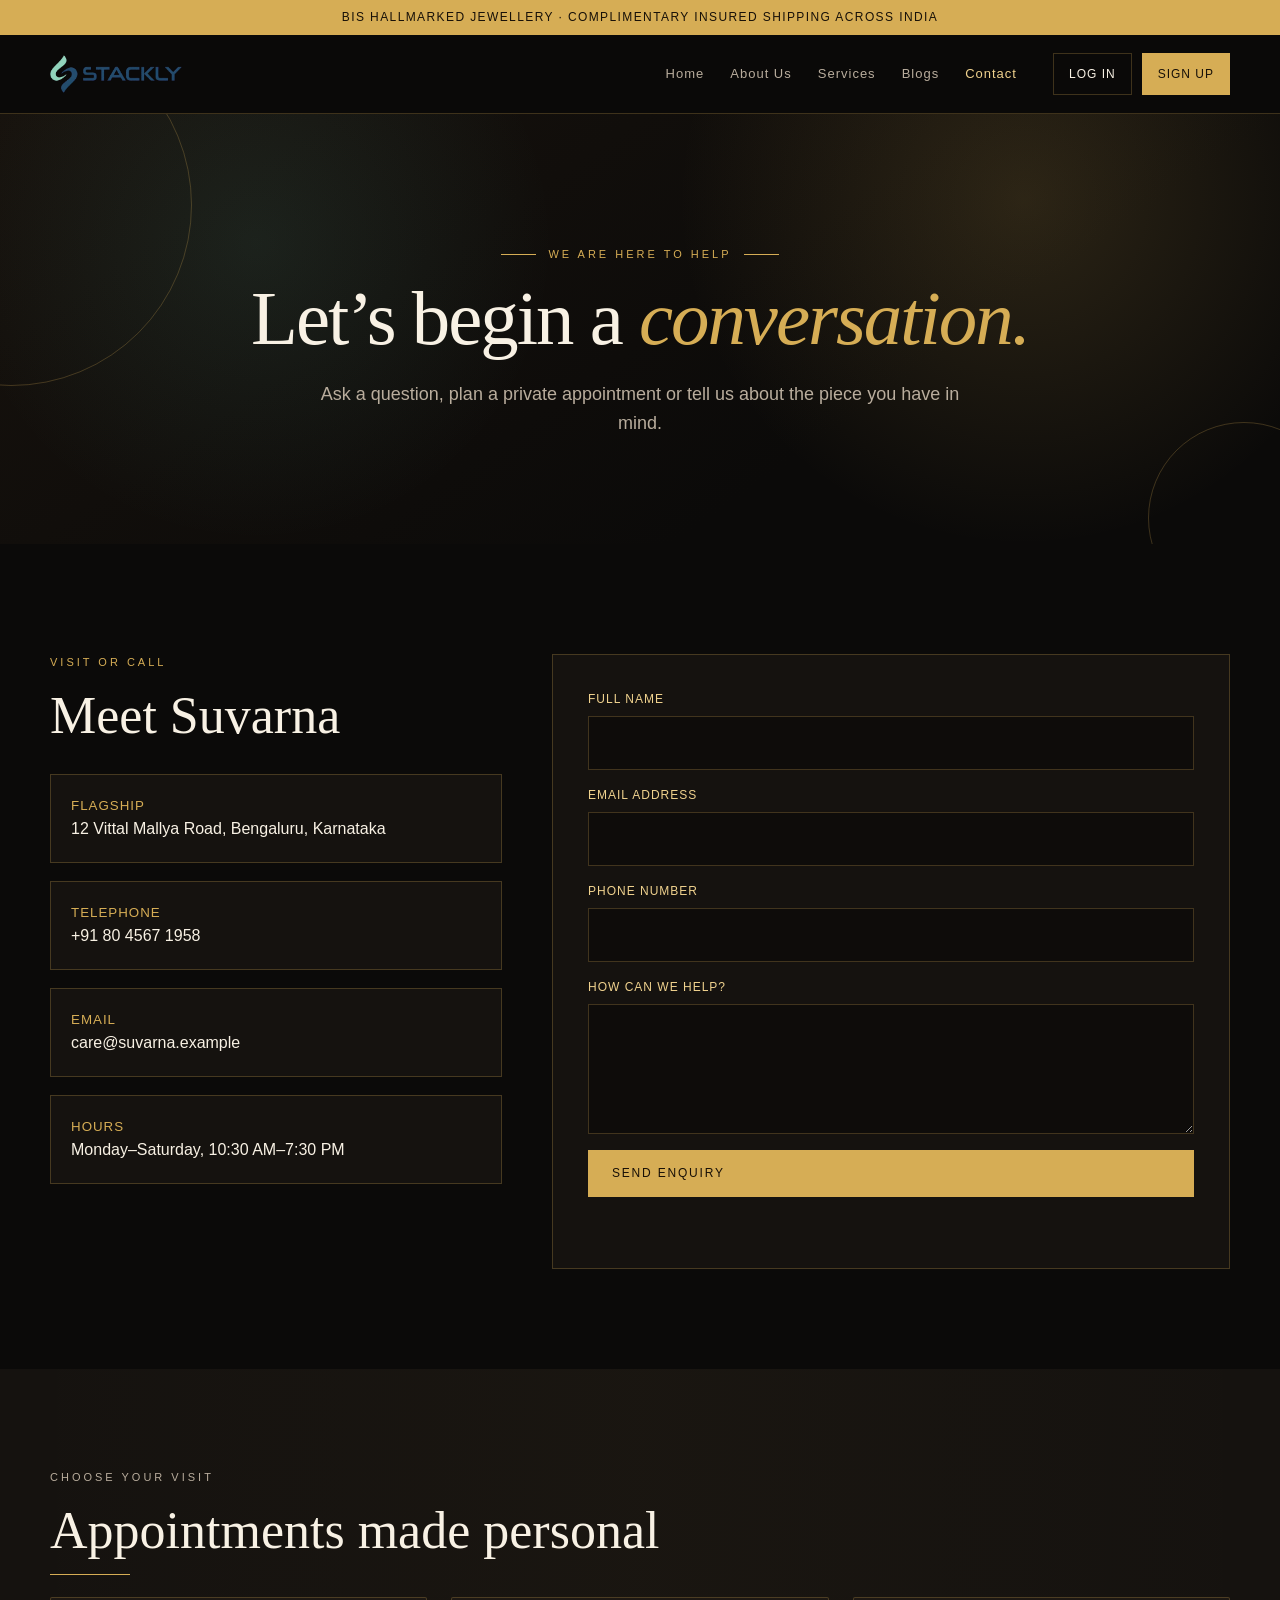
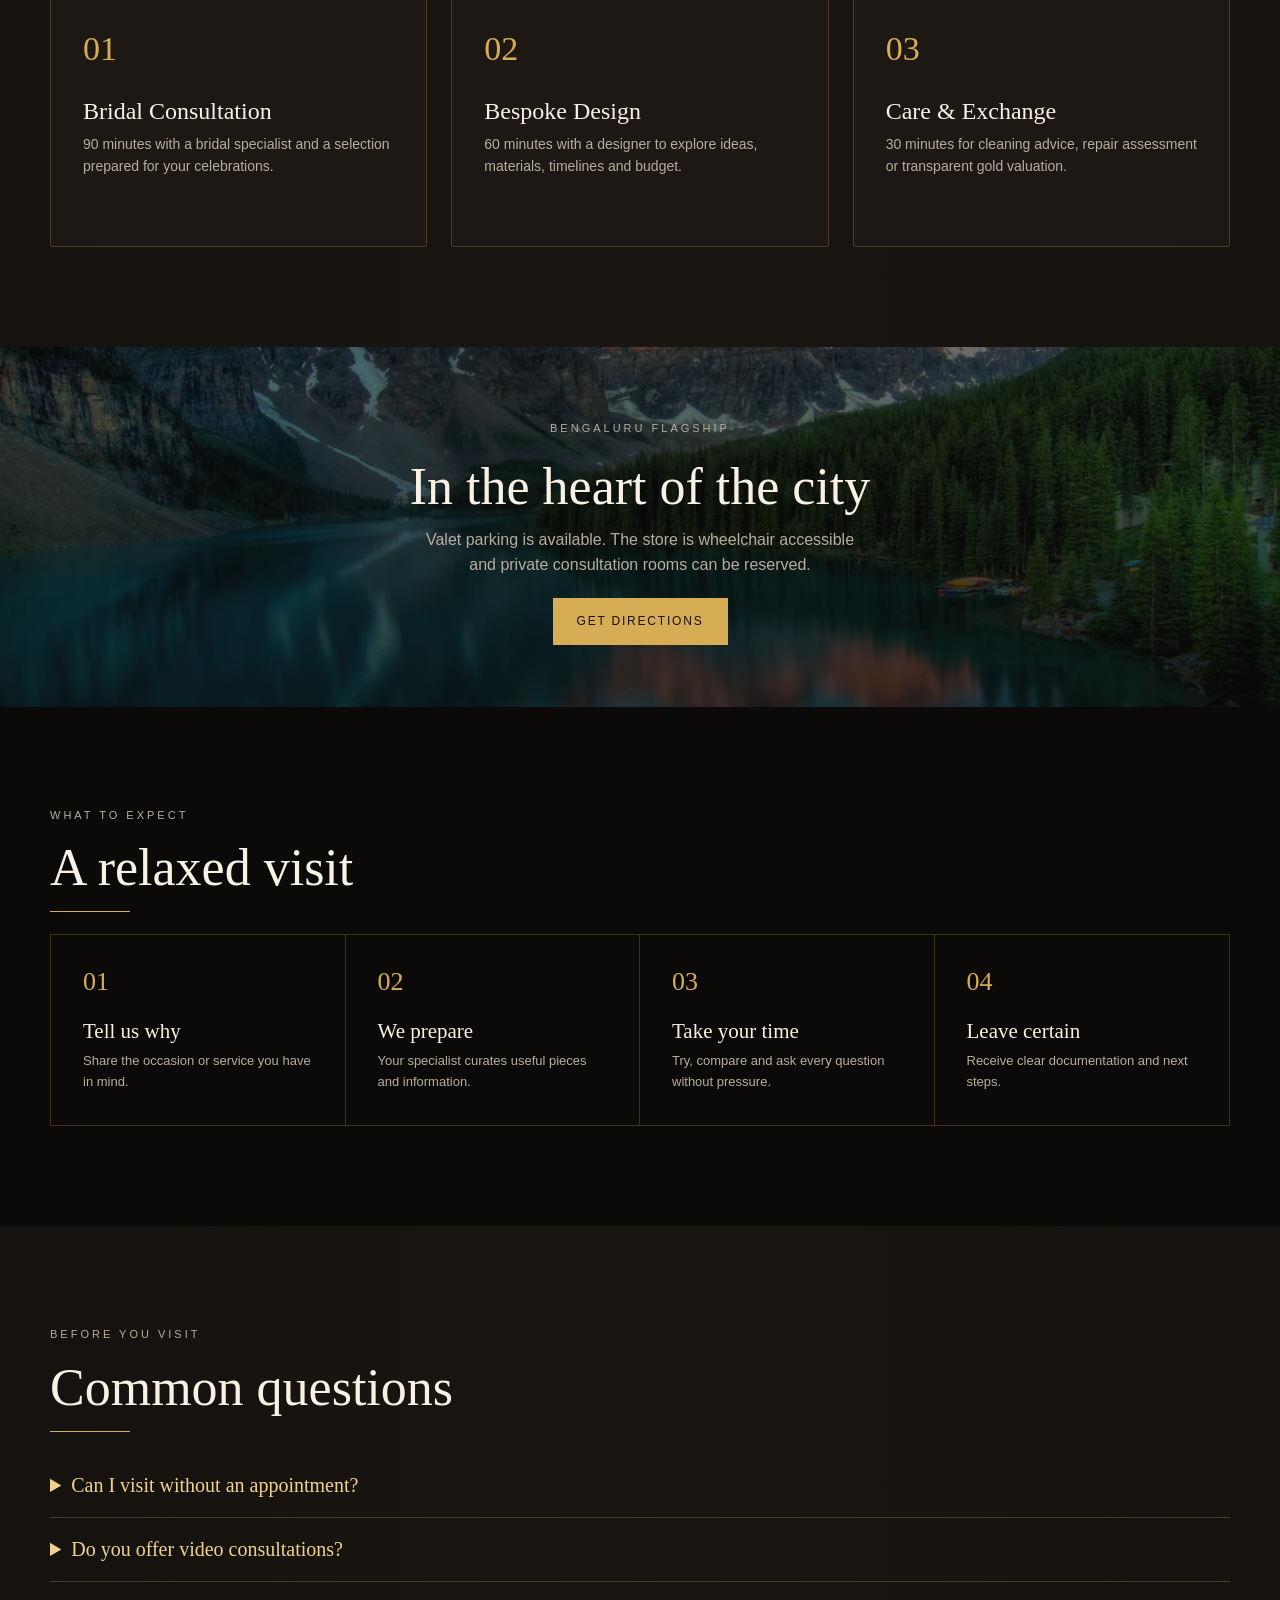
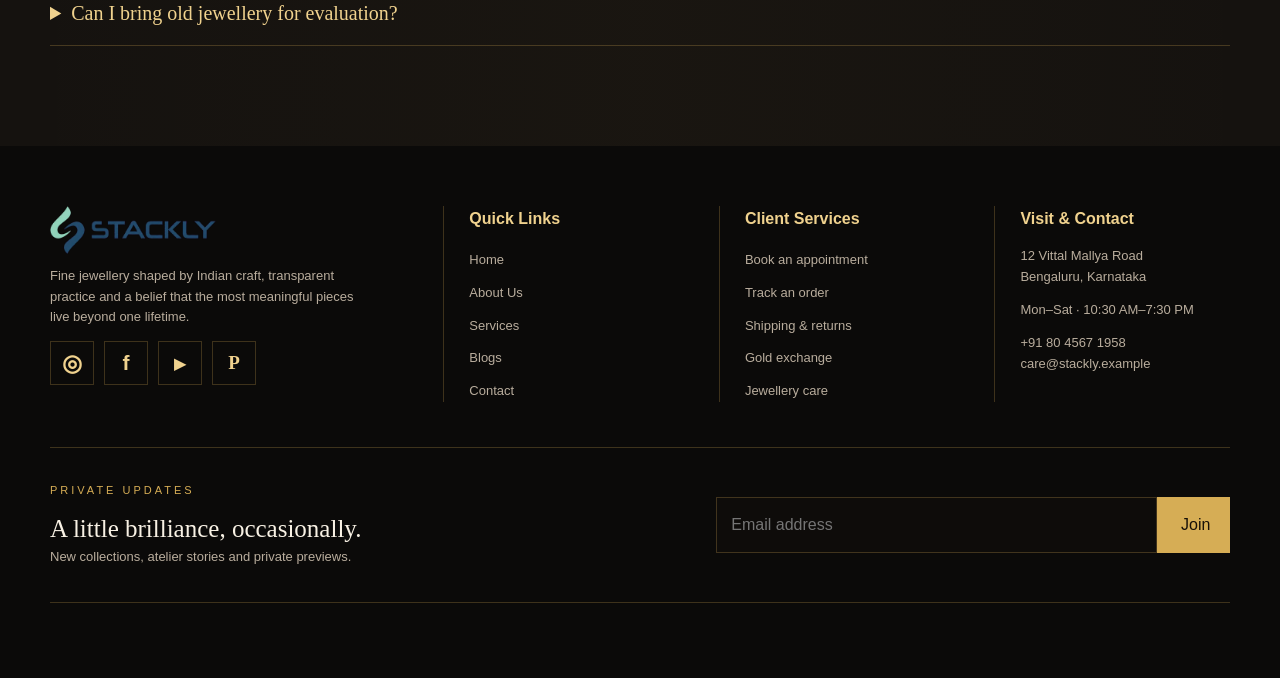
<file: contact.html>
<!doctype html>
<html lang="en">
<head>
<meta charset="utf-8">
<meta name="viewport" content="width=device-width,initial-scale=1">
<title>Contact | Stackly</title>
<link rel="stylesheet" href="styles.css">
</head>
<body>
<div class="announcement">BIS hallmarked jewellery · Complimentary insured shipping across India</div>
<header class="site-header">
<div class="wrap nav">
<a class="brand" href="index.html" aria-label="Stackly home"><img src="assets/stackly-logo.webp" alt="Stackly"></a>
<nav class="nav-links">
<a href="index.html">Home</a>
<a href="about.html">About Us</a>
<a href="services.html">Services</a>
<a href="blogs.html">Blogs</a>
<a class="active" href="contact.html">Contact</a>
</nav>
<div class="nav-actions">
<a href="login.html">Log in</a>
<a class="join" href="signup.html">Sign up</a>
</div>
<button class="menu" aria-label="Open navigation">☰</button>
</div>
</header>
<main>
<section class="page-hero">
<div class="wrap reveal">
<p class="eyebrow">We are here to help</p>
<h1 class="display">Let’s begin a <em>conversation.</em>
</h1>
<p class="lead">Ask a question, plan a private appointment or tell us about the piece you have in mind.</p>
</div>
</section>
<section class="section">
<div class="wrap contact-grid">
<div class="reveal">
<p class="eyebrow">Visit or call</p>
<h2 class="title">Meet Suvarna</h2>
<div class="contact-list">
<div class="contact-item">
<small>Flagship</small>12 Vittal Mallya Road, Bengaluru, Karnataka</div>
<div class="contact-item">
<small>Telephone</small>+91 80 4567 1958</div>
<div class="contact-item">
<small>Email</small>care@suvarna.example</div>
<div class="contact-item">
<small>Hours</small>Monday–Saturday, 10:30 AM–7:30 PM</div>
</div>
</div>
<form class="form reveal" data-route="404.html">
<div class="field">
<label for="name">Full name</label>
<input id="name" required>
</div>
<div class="field">
<label for="email">Email address</label>
<input id="email" type="email" required>
</div>
<div class="field">
<label for="phone">Phone number</label>
<input id="phone" type="tel">
</div>
<div class="field">
<label for="message">How can we help?</label>
<textarea id="message" required>
</textarea>
</div>
<button class="btn primary">Send enquiry</button>
<p class="message" aria-live="polite">
</p>
</form>
</div>
</section>
<section class="section alt">
<div class="wrap">
<div class="section-head reveal">
<div>
<p class="eyebrow">Choose your visit</p>
<h2 class="title">Appointments made personal</h2>
</div>
</div>
<div class="grid three reveal">
<article class="card service-card">
<p class="num">01</p>
<h3>Bridal Consultation</h3>
<p>90 minutes with a bridal specialist and a selection prepared for your celebrations.</p>
</article>
<article class="card service-card">
<p class="num">02</p>
<h3>Bespoke Design</h3>
<p>60 minutes with a designer to explore ideas, materials, timelines and budget.</p>
</article>
<article class="card service-card">
<p class="num">03</p>
<h3>Care & Exchange</h3>
<p>30 minutes for cleaning advice, repair assessment or transparent gold valuation.</p>
</article>
</div>
</div>
</section>
<section class="map-placeholder">
<div class="reveal">
<p class="eyebrow">Bengaluru flagship</p>
<h2 class="title">In the heart of the city</h2>
<p>Valet parking is available. The store is wheelchair accessible and private consultation rooms can be reserved.</p>
<a class="btn primary" href="https://maps.google.com" target="_blank" rel="noopener">Get directions</a>
</div>
</section>
<section class="section">
<div class="wrap">
<div class="section-head reveal">
<div>
<p class="eyebrow">What to expect</p>
<h2 class="title">A relaxed visit</h2>
</div>
</div>
<div class="steps reveal">
<div class="step">
<h3>Tell us why</h3>
<p>Share the occasion or service you have in mind.</p>
</div>
<div class="step">
<h3>We prepare</h3>
<p>Your specialist curates useful pieces and information.</p>
</div>
<div class="step">
<h3>Take your time</h3>
<p>Try, compare and ask every question without pressure.</p>
</div>
<div class="step">
<h3>Leave certain</h3>
<p>Receive clear documentation and next steps.</p>
</div>
</div>
</div>
</section>
<section class="section alt">
<div class="wrap faq">
<div class="section-head">
<div>
<p class="eyebrow">Before you visit</p>
<h2 class="title">Common questions</h2>
</div>
</div>
<details>
<summary>Can I visit without an appointment?</summary>
<p>Yes. Appointments simply help us reserve a specialist and prepare a more relevant selection.</p>
</details>
<details>
<summary>Do you offer video consultations?</summary>
<p>Yes, for collection previews, gifting guidance and early bespoke conversations.</p>
</details>
<details>
<summary>Can I bring old jewellery for evaluation?</summary>
<p>Yes. Please bring any existing documentation; our team will explain the assessment in person.</p>
</details>
</div>
</section>
</main>
<footer class="site-footer">
<div class="wrap">
<div class="footer-grid">
<div>
<a class="brand" href="index.html" aria-label="Stackly home"><img src="assets/stackly-logo.webp" alt="Stackly"></a>
<p>Fine jewellery made honestly in India since 1958.</p>
</div>
<div>
<h4>Explore</h4>
<ul>
<li>
<a href="index.html">Home</a>
</li>
<li>
<a href="about.html">About Us</a>
</li>
<li>
<a href="services.html">Services</a>
</li>
<li>
<a href="blogs.html">Blogs</a>
</li>
<li>
<a href="contact.html">Contact</a>
</li>
</ul>
</div>
<div>
<h4>Help</h4>
<ul>
<li>
<a href="contact.html">Contact</a>
</li>
</ul>
</div>
<div>
<h4>Account</h4>
<ul>
<li>
<a href="login.html">Log in</a>
</li>
<li>
<a href="signup.html">Create account</a>
</li>
</ul>
</div>
</div>
<div class="footer-lower"><div class="footer-contact"><h4>Visit our flagship</h4><p>12 Vittal Mallya Road, Bengaluru<br>Mon–Sat · 10:30 AM–7:30 PM<br><a href="tel:+918045671958">+91 80 4567 1958</a></p></div><div><h4>Follow Stackly</h4><p>Craft stories, new collections and studio notes.</p><div class="social-links"><a href="404.html" aria-label="Instagram"><svg><use href="assets/social-icons.svg#instagram"></use></svg></a><a href="404.html" aria-label="Facebook"><svg><use href="assets/social-icons.svg#facebook"></use></svg></a><a href="404.html" aria-label="YouTube"><svg><use href="assets/social-icons.svg#youtube"></use></svg></a><a href="404.html" aria-label="Pinterest"><svg><use href="assets/social-icons.svg#pinterest"></use></svg></a></div></div><div><h4>Private updates</h4><p>Receive new arrivals and jewellery-care notes.</p><form class="footer-signup" data-demo data-message="Thank you for joining."><input type="email" required aria-label="Email address" placeholder="Email address"><button aria-label="Subscribe">→</button></form></div></div>
<p class="copyright">© 2026 Stackly Jewellers.</p>
</div>
</footer>
<script src="script.js">
</script>
</body>
</html>
</file>
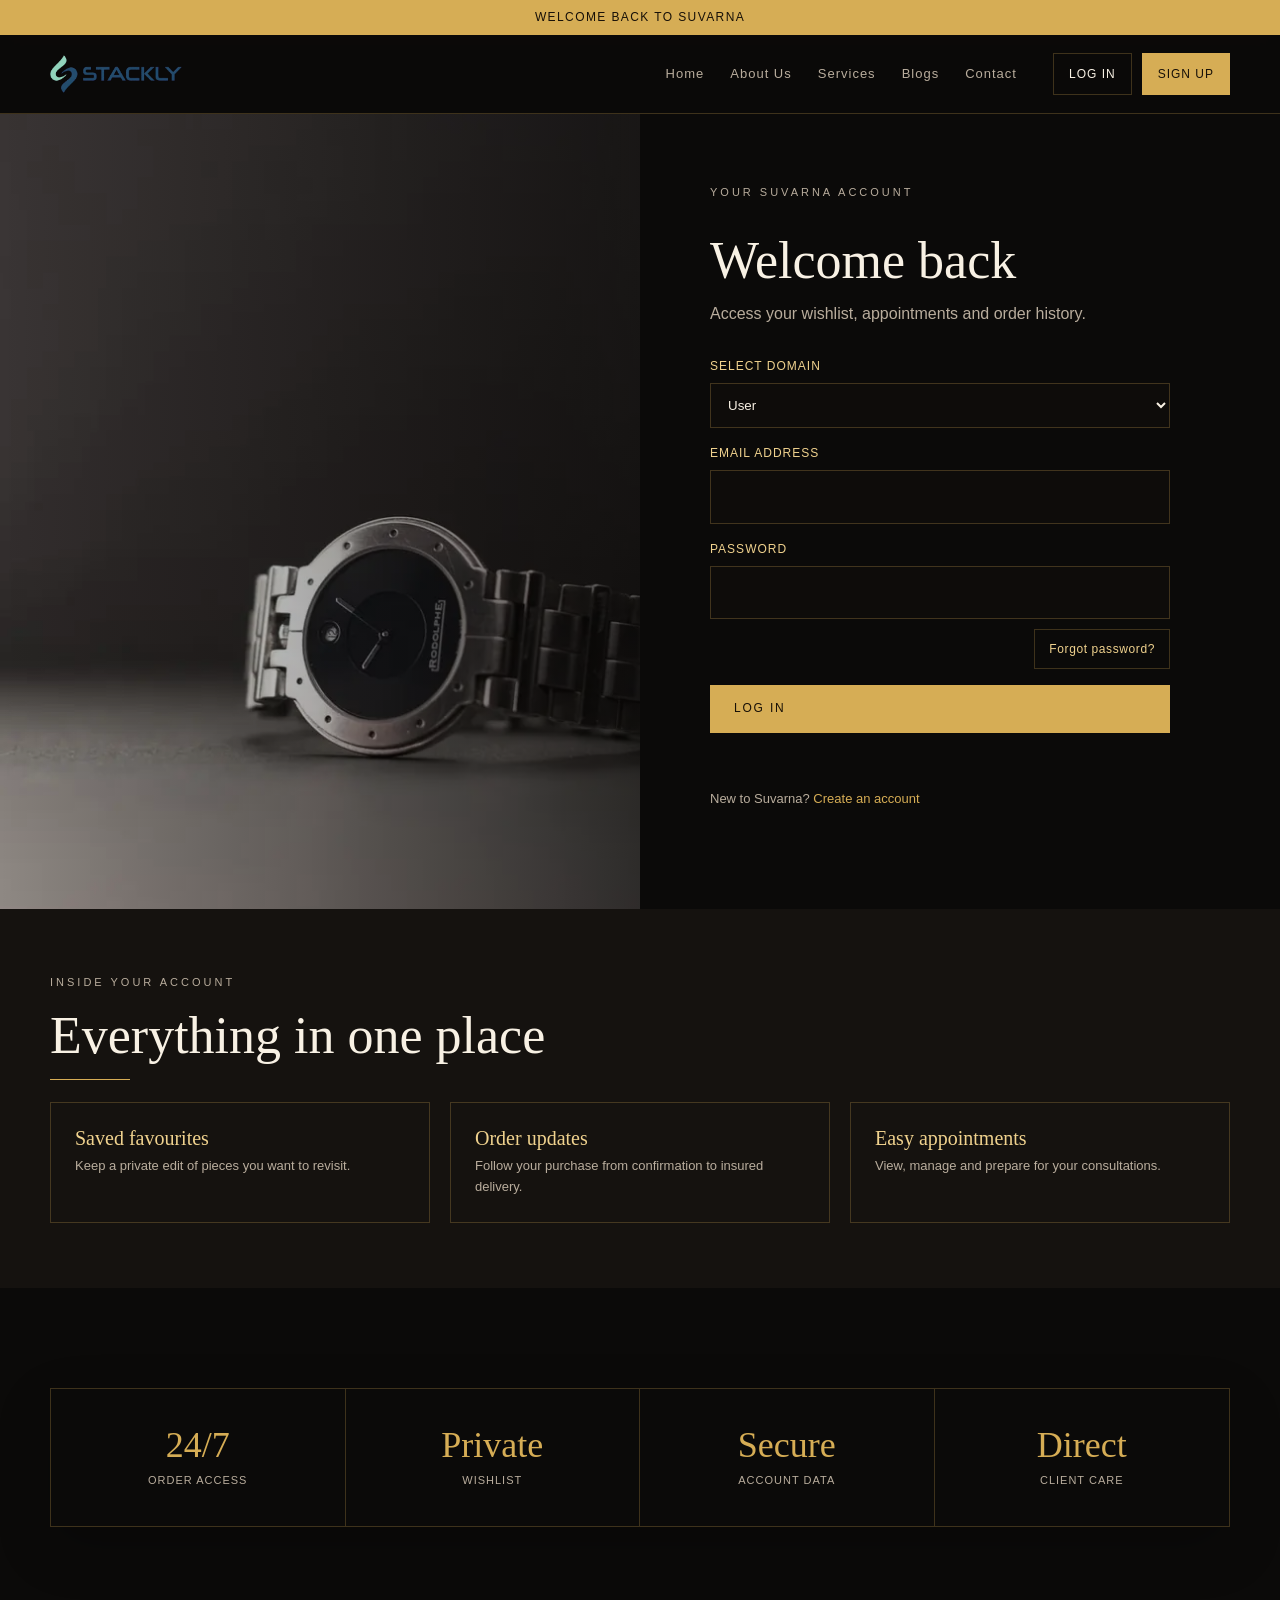
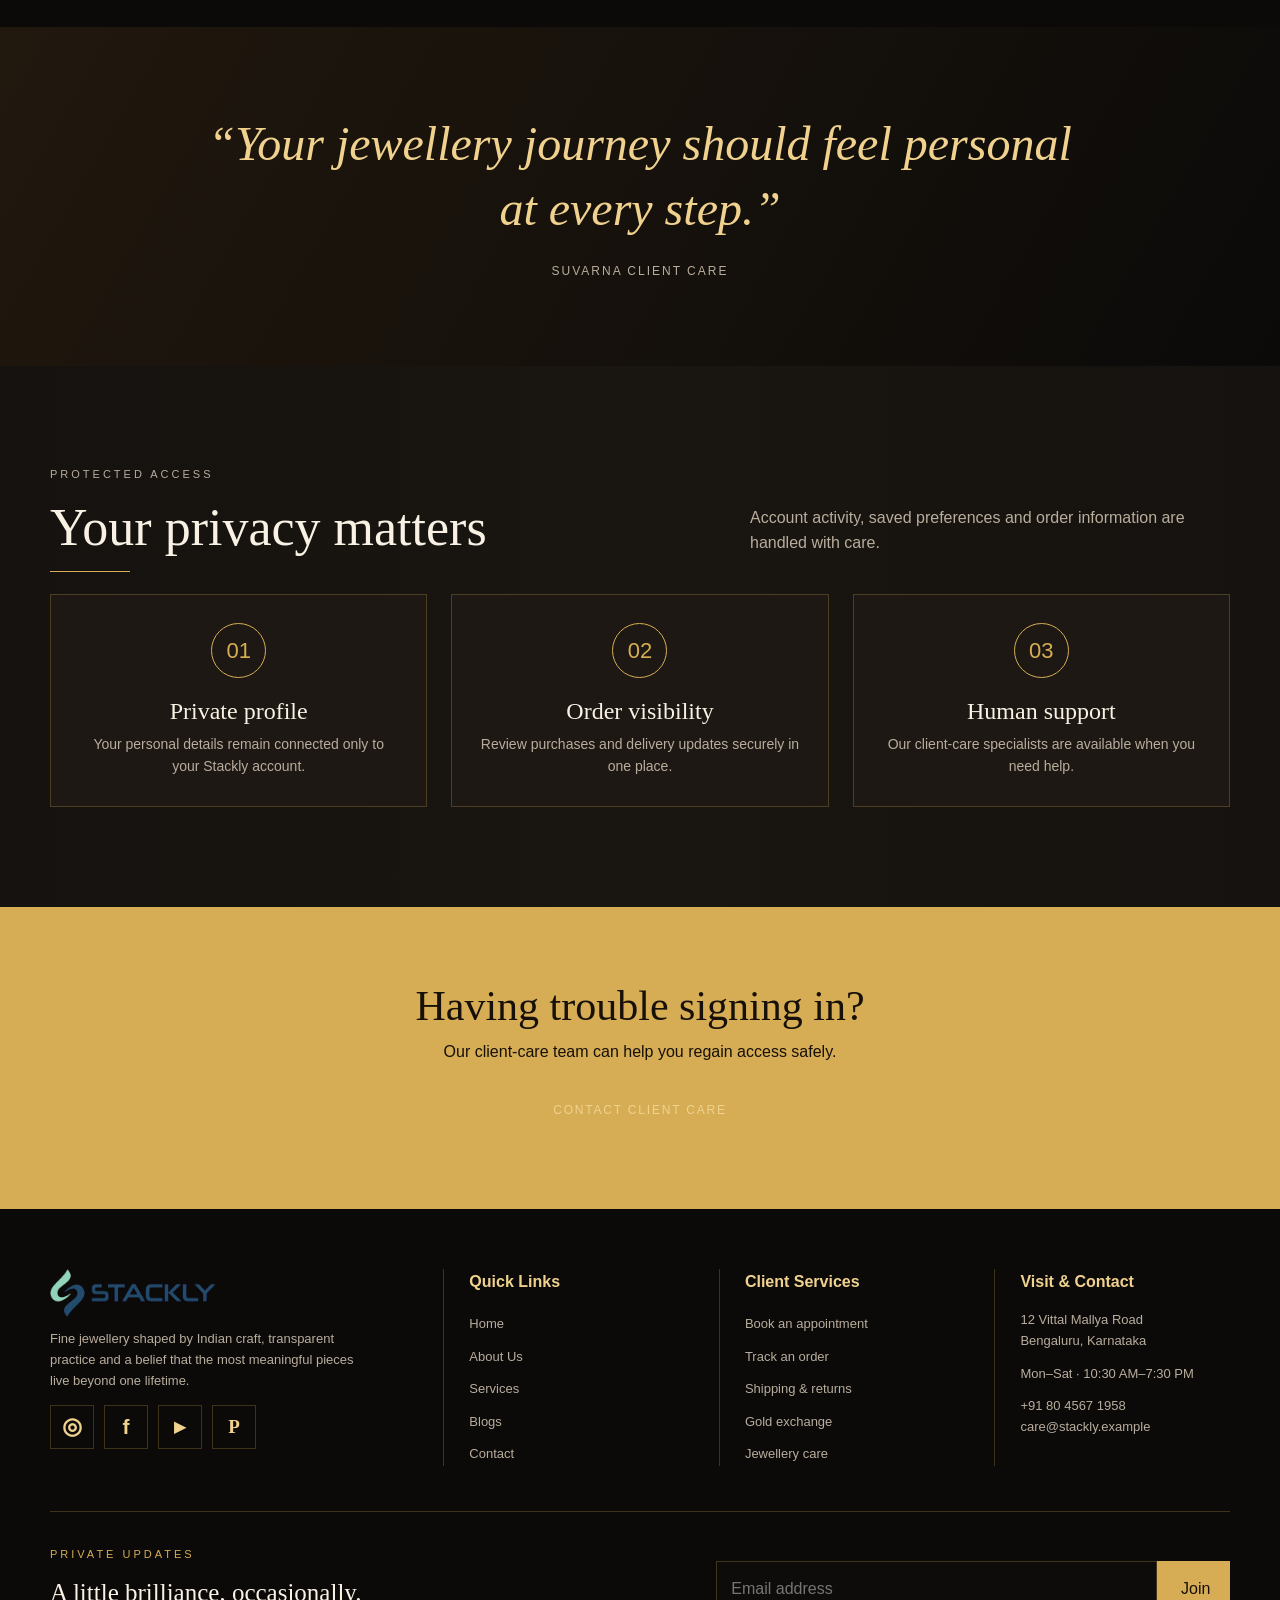
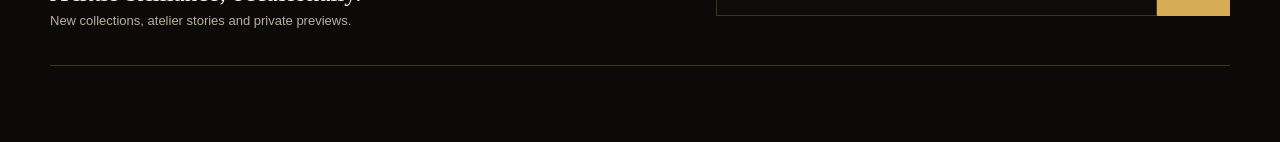
<file: login.html>
<!doctype html>
<html lang="en">
<head>
<meta charset="utf-8">
<meta name="viewport" content="width=device-width,initial-scale=1">
<title>Log In | Stackly</title>
<link rel="stylesheet" href="styles.css">
</head>
<body>
<div class="announcement">Welcome back to Suvarna</div>
<header class="site-header">
<div class="wrap nav">
<a class="brand" href="index.html" aria-label="Stackly home"><img src="assets/stackly-logo.webp" alt="Stackly"></a>
<nav class="nav-links">
<a href="index.html">Home</a>
<a href="about.html">About Us</a>
<a href="services.html">Services</a>
<a href="blogs.html">Blogs</a>
<a href="contact.html">Contact</a>
</nav>
<div class="nav-actions">
<a href="login.html">Log in</a>
<a class="join" href="signup.html">Sign up</a>
</div>
<button class="menu" aria-label="Open navigation">☰</button>
</div>
</header>
<main>
<section class="auth-shell">
<div class="auth-visual">
<img src="assets/login-jewellery.webp" alt="Gold jewellery detail">
</div>
<div class="auth-panel">
<div class="auth-box reveal">
<p class="eyebrow">Your Suvarna account</p>
<h1 class="title">Welcome back</h1>
<p>Access your wishlist, appointments and order history.</p>
<form class="form" data-auth>
<div class="field">
<label for="login-domain">Select domain</label>
<select id="login-domain" name="domain" required>
<option value="user">User</option>
<option value="admin">Admin</option>
</select>
</div>
<div class="field">
<label for="login-email">Email address</label>
<input id="login-email" type="email" autocomplete="email" required>
</div>
<div class="field">
<label for="login-password">Password</label>
<input id="login-password" type="password" autocomplete="current-password" required>
</div>
<div class="forgot-password"><a class="forgot-password-btn" href="404.html">Forgot password?</a></div>
<button class="btn primary">Log in</button>
<p class="message" aria-live="polite">
</p>
</form>
<p class="auth-note">New to Suvarna? <a href="signup.html">Create an account</a>
</p>
</div>
</div>
</section>
<section class="auth-extras">
<div class="wrap">
<div class="section-head">
<div>
<p class="eyebrow">Inside your account</p>
<h2 class="title">Everything in one place</h2>
</div>
</div>
<div class="auth-benefits">
<article class="auth-benefit">
<h3>Saved favourites</h3>
<p>Keep a private edit of pieces you want to revisit.</p>
</article>
<article class="auth-benefit">
<h3>Order updates</h3>
<p>Follow your purchase from confirmation to insured delivery.</p>
</article>
<article class="auth-benefit">
<h3>Easy appointments</h3>
<p>View, manage and prepare for your consultations.</p>
</article>
</div>
</div>
</section>
<section class="section">
<div class="wrap">
<div class="stat-band">
<div class="stat">
<strong>24/7</strong>
<span>Order access</span>
</div>
<div class="stat">
<strong>Private</strong>
<span>Wishlist</span>
</div>
<div class="stat">
<strong>Secure</strong>
<span>Account data</span>
</div>
<div class="stat">
<strong>Direct</strong>
<span>Client care</span>
</div>
</div>
</div>
</section>
<section class="quote-section">
<blockquote>“Your jewellery journey should feel personal at every step.”</blockquote>
<cite>Suvarna client care</cite>
</section>
<section class="section alt"><div class="wrap"><div class="section-head"><div><p class="eyebrow">Protected access</p><h2 class="title">Your privacy matters</h2></div><p>Account activity, saved preferences and order information are handled with care.</p></div><div class="grid three"><article class="card icon-card"><span class="icon">01</span><h3>Private profile</h3><p>Your personal details remain connected only to your Stackly account.</p></article><article class="card icon-card"><span class="icon">02</span><h3>Order visibility</h3><p>Review purchases and delivery updates securely in one place.</p></article><article class="card icon-card"><span class="icon">03</span><h3>Human support</h3><p>Our client-care specialists are available when you need help.</p></article></div></div></section>
<section class="newsletter">
<h2>Having trouble signing in?</h2>
<p>Our client-care team can help you regain access safely.</p>
<a class="btn" href="contact.html">Contact client care</a>
</section>
</main>
<footer class="site-footer">
<div class="wrap">
<div class="footer-lower"><div class="footer-contact"><h4>Client care</h4><p>Questions about your account?<br><a href="contact.html">Speak with our concierge</a></p></div><div><h4>Follow Stackly</h4><div class="social-links"><a href="404.html" aria-label="Instagram"><svg><use href="assets/social-icons.svg#instagram"></use></svg></a><a href="404.html" aria-label="Facebook"><svg><use href="assets/social-icons.svg#facebook"></use></svg></a><a href="404.html" aria-label="YouTube"><svg><use href="assets/social-icons.svg#youtube"></use></svg></a><a href="404.html" aria-label="Pinterest"><svg><use href="assets/social-icons.svg#pinterest"></use></svg></a></div></div><div><h4>Visit us</h4><p>12 Vittal Mallya Road, Bengaluru<br>Mon–Sat · 10:30 AM–7:30 PM</p></div></div>
<nav class="footer-page-links" aria-label="Explore"><strong>Explore</strong><a href="index.html">Home</a><a href="about.html">About Us</a><a href="services.html">Services</a><a href="blogs.html">Blogs</a><a href="contact.html">Contact</a></nav>
<p class="copyright">© 2026 Stackly Jewellers · <a href="contact.html">Need help?</a> · <a href="index.html">Return home</a>
</p>
</div>
</footer>
<script src="script.js">
</script>
</body>
</html>
</file>
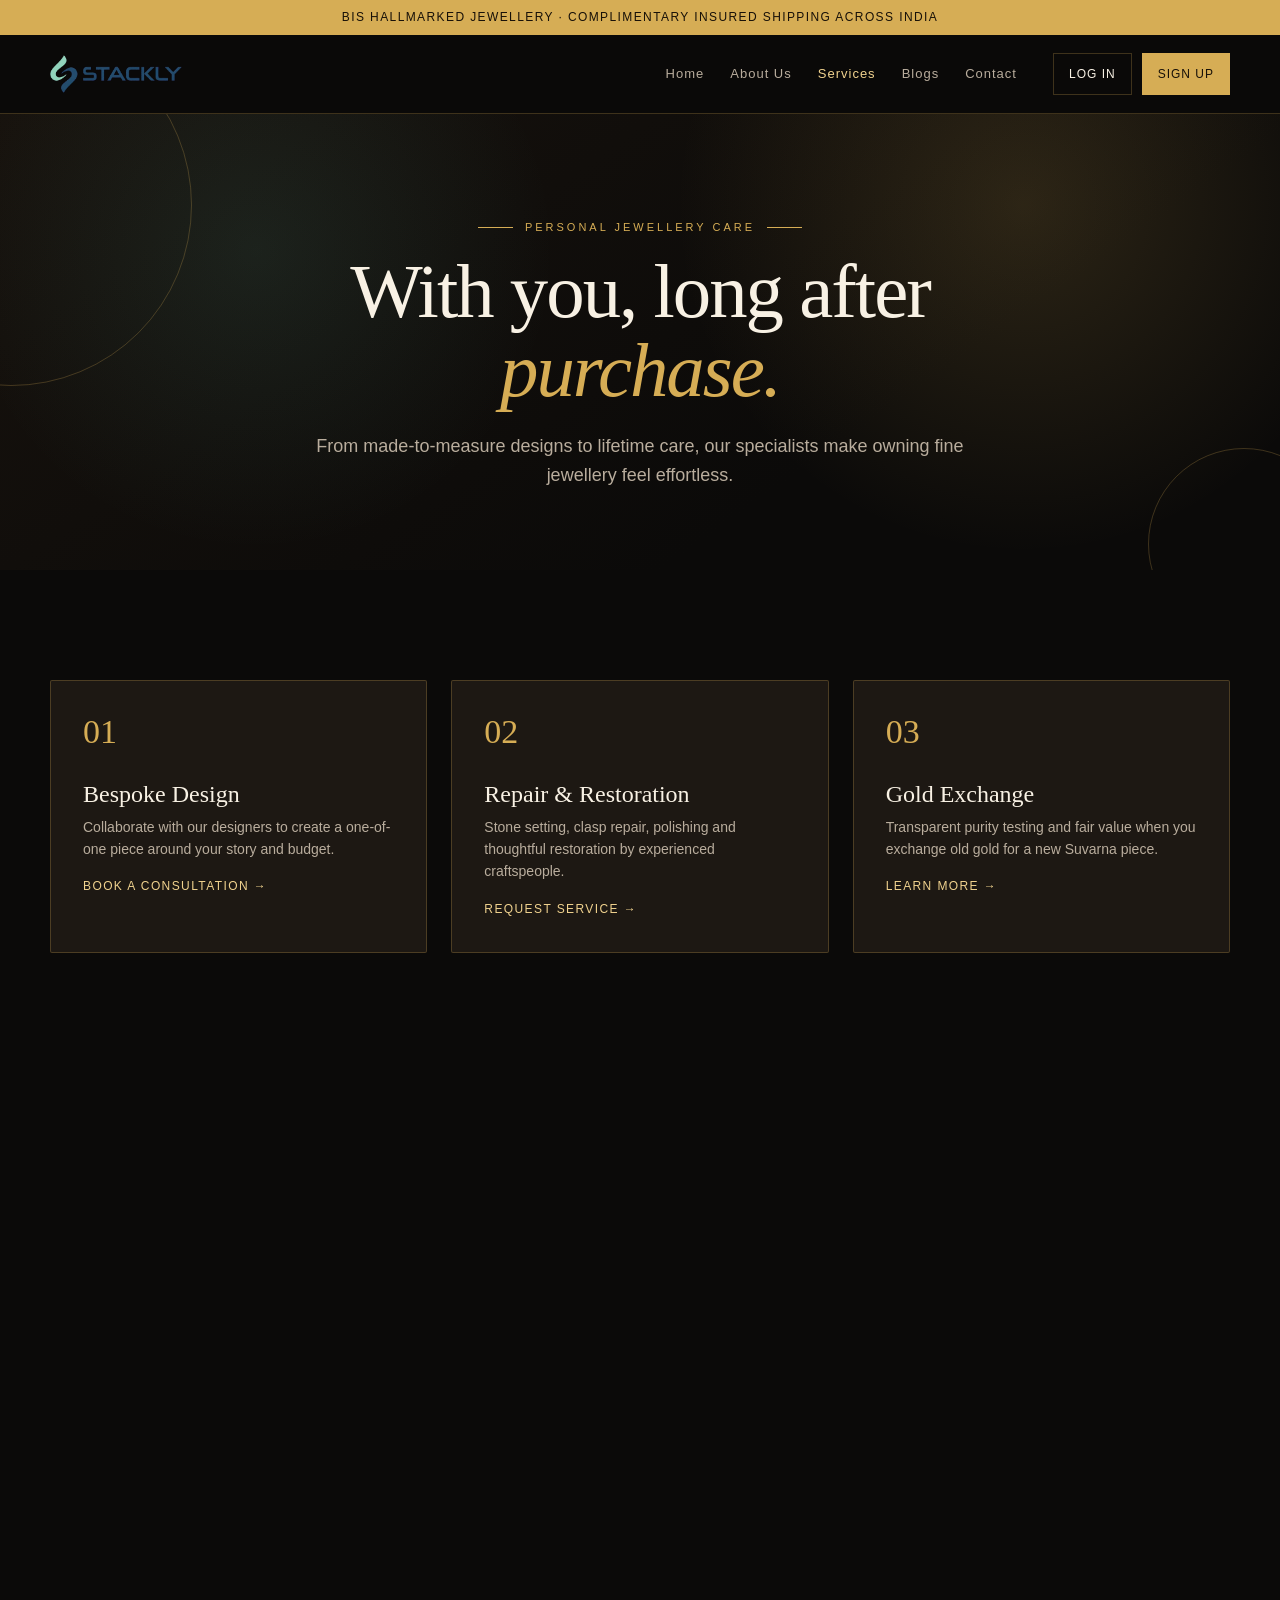
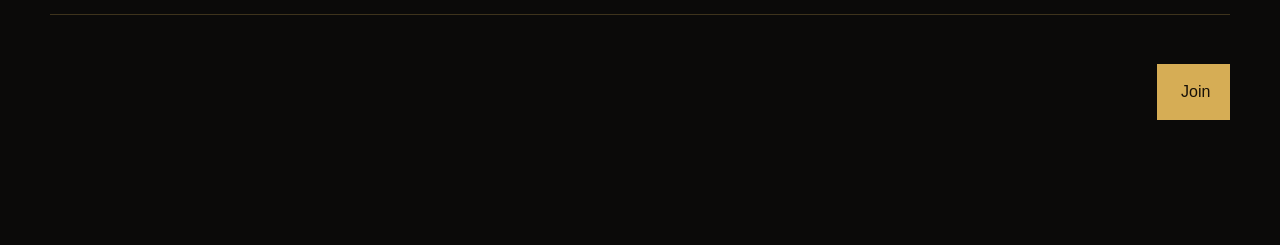
<file: services.html>
<!doctype html>
<html lang="en">
<head>
<meta charset="utf-8">
<meta name="viewport" content="width=device-width,initial-scale=1">
<title>Services | Stackly</title>
<link rel="stylesheet" href="styles.css">
</head>
<body>
<div class="announcement">BIS hallmarked jewellery · Complimentary insured shipping across India</div>
<header class="site-header">
<div class="wrap nav">
<a class="brand" href="index.html" aria-label="Stackly home"><img src="assets/stackly-logo.webp" alt="Stackly"></a>
<nav class="nav-links">
<a href="index.html">Home</a>
<a href="about.html">About Us</a>
<a class="active" href="services.html">Services</a>
<a href="blogs.html">Blogs</a>
<a href="contact.html">Contact</a>
</nav>
<div class="nav-actions">
<a href="login.html">Log in</a>
<a class="join" href="signup.html">Sign up</a>
</div>
<button class="menu" aria-label="Open navigation">☰</button>
</div>
</header>
<main>
<section class="page-hero">
<div class="wrap reveal">
<p class="eyebrow">Personal jewellery care</p>
<h1 class="display">With you, long after <em>purchase.</em>
</h1>
<p class="lead">From made-to-measure designs to lifetime care, our specialists make owning fine jewellery feel effortless.</p>
</div>
</section>
<section class="section">
<div class="wrap">
<div class="grid three reveal">
<article class="card service-card">
<p class="num">01</p>
<h3>Bespoke Design</h3>
<p>Collaborate with our designers to create a one-of-one piece around your story and budget.</p>
<a class="text-link" href="contact.html">Book a consultation →</a>
</article>
<article class="card service-card">
<p class="num">02</p>
<h3>Repair & Restoration</h3>
<p>Stone setting, clasp repair, polishing and thoughtful restoration by experienced craftspeople.</p>
<a class="text-link" href="contact.html">Request service →</a>
</article>
<article class="card service-card">
<p class="num">03</p>
<h3>Gold Exchange</h3>
<p>Transparent purity testing and fair value when you exchange old gold for a new Suvarna piece.</p>
<a class="text-link" href="contact.html">Learn more →</a>
</article>
<article class="card service-card">
<p class="num">04</p>
<h3>Bridal Styling</h3>
<p>A private appointment to build a coordinated jewellery story for every celebration.</p>
<a class="text-link" href="contact.html">Plan your visit →</a>
</article>
<article class="card service-card">
<p class="num">05</p>
<h3>Jewellery Care</h3>
<p>Professional cleaning, inspection and practical guidance to protect your jewellery.</p>
<a class="text-link" href="contact.html">Ask an expert →</a>
</article>
<article class="card service-card">
<p class="num">06</p>
<h3>Gifting Concierge</h3>
<p>Personal recommendations, elegant packaging and insured delivery for meaningful gifts.</p>
<a class="text-link" href="contact.html">Find a gift →</a>
</article>
</div>
</div>
</section>
<section class="section alt">
<div class="wrap feature">
<div class="feature-copy reveal">
<p class="eyebrow">Private appointments</p>
<h2 class="title">Your time, your pace</h2>
<p>Meet a jewellery specialist in-store or by video. We will prepare a considered edit before you arrive, with no pressure to purchase.</p>
<a class="btn primary" href="contact.html">Book appointment</a>
</div>
<img class="reveal" src="assets/private-consultation.webp" alt="Personal jewellery consultation">
</div>
</section>
<section class="section">
<div class="wrap">
<div class="section-head reveal">
<div>
<p class="eyebrow">Bespoke, made simple</p>
<h2 class="title">From idea to heirloom</h2>
</div>
</div>
<div class="steps reveal">
<div class="step">
<h3>Conversation</h3>
<p>Share your inspiration, occasion, preferences and budget.</p>
</div>
<div class="step">
<h3>Design</h3>
<p>Review sketches, materials and a transparent quotation.</p>
</div>
<div class="step">
<h3>Making</h3>
<p>Your approved design is handcrafted and quality checked.</p>
</div>
<div class="step">
<h3>Presentation</h3>
<p>Receive the finished piece with hallmark and certificates.</p>
</div>
</div>
</div>
</section>
<section class="split-banner">
<img src="assets/restoration-tools.webp" alt="Jewellery restoration tools">
<div class="split-content reveal">
<p class="eyebrow">Restoration atelier</p>
<h2 class="title">Preserve what cannot be replaced</h2>
<p>We begin with a careful assessment and document every detail before work starts. Wherever possible, original forms, stones and character are preserved.</p>
<a class="btn" href="contact.html">Request an assessment</a>
</div>
</section>
<section class="section alt">
<div class="wrap">
<div class="section-head reveal">
<div>
<p class="eyebrow">Service standards</p>
<h2 class="title">Clear from start to finish</h2>
</div>
</div>
<div class="stat-band reveal">
<div class="stat">
<strong>01</strong>
<span>Written estimate</span>
</div>
<div class="stat">
<strong>02</strong>
<span>Secure tracking</span>
</div>
<div class="stat">
<strong>03</strong>
<span>Expert workmanship</span>
</div>
<div class="stat">
<strong>04</strong>
<span>Final inspection</span>
</div>
</div>
</div>
</section>
<section class="section">
<div class="wrap faq">
<div class="section-head">
<div>
<p class="eyebrow">Good to know</p>
<h2 class="title">Service questions</h2>
</div>
</div>
<details>
<summary>How long does a bespoke piece take?</summary>
<p>Most designs take four to eight weeks after approval, depending on complexity and stone sourcing.</p>
</details>
<details>
<summary>Can you repair jewellery purchased elsewhere?</summary>
<p>Yes. Our atelier first assesses its condition and confirms what can be safely completed.</p>
</details>
<details>
<summary>How is old gold valued?</summary>
<p>We test purity in your presence and explain the day’s applicable rate before you decide.</p>
</details>
<details>
<summary>Do I need an appointment?</summary>
<p>Walk-ins are welcome, but an appointment lets us prepare the right specialist and selection.</p>
</details>
</div>
</section>
</main>
<footer class="site-footer">
<div class="wrap">
<div class="footer-grid">
<div>
<a class="brand" href="index.html" aria-label="Stackly home"><img src="assets/stackly-logo.webp" alt="Stackly"></a>
<p>Fine jewellery made honestly in India since 1958.</p>
</div>
<div>
<h4>Explore</h4>
<ul>
<li>
<a href="index.html">Home</a>
</li>
<li>
<a href="about.html">About Us</a>
</li>
<li>
<a href="services.html">Services</a>
</li>
<li>
<a href="blogs.html">Blogs</a>
</li>
<li>
<a href="contact.html">Contact</a>
</li>
</ul>
</div>
<div>
<h4>Help</h4>
<ul>
<li>
<a href="contact.html">Contact</a>
</li>
<li>
<a href="contact.html">Appointments</a>
</li>
</ul>
</div>
<div>
<h4>Account</h4>
<ul>
<li>
<a href="login.html">Log in</a>
</li>
<li>
<a href="signup.html">Create account</a>
</li>
</ul>
</div>
</div>
<div class="footer-lower"><div class="footer-contact"><h4>Visit our flagship</h4><p>12 Vittal Mallya Road, Bengaluru<br>Mon–Sat · 10:30 AM–7:30 PM<br><a href="tel:+918045671958">+91 80 4567 1958</a></p></div><div><h4>Follow Stackly</h4><p>Craft stories, new collections and studio notes.</p><div class="social-links"><a href="404.html" aria-label="Instagram"><svg><use href="assets/social-icons.svg#instagram"></use></svg></a><a href="404.html" aria-label="Facebook"><svg><use href="assets/social-icons.svg#facebook"></use></svg></a><a href="404.html" aria-label="YouTube"><svg><use href="assets/social-icons.svg#youtube"></use></svg></a><a href="404.html" aria-label="Pinterest"><svg><use href="assets/social-icons.svg#pinterest"></use></svg></a></div></div><div><h4>Private updates</h4><p>Receive new arrivals and jewellery-care notes.</p><form class="footer-signup" data-demo data-message="Thank you for joining."><input type="email" required aria-label="Email address" placeholder="Email address"><button aria-label="Subscribe">→</button></form></div></div>
<p class="copyright">© 2026 Stackly Jewellers.</p>
</div>
</footer>
<script src="script.js">
</script>
</body>
</html>
</file>
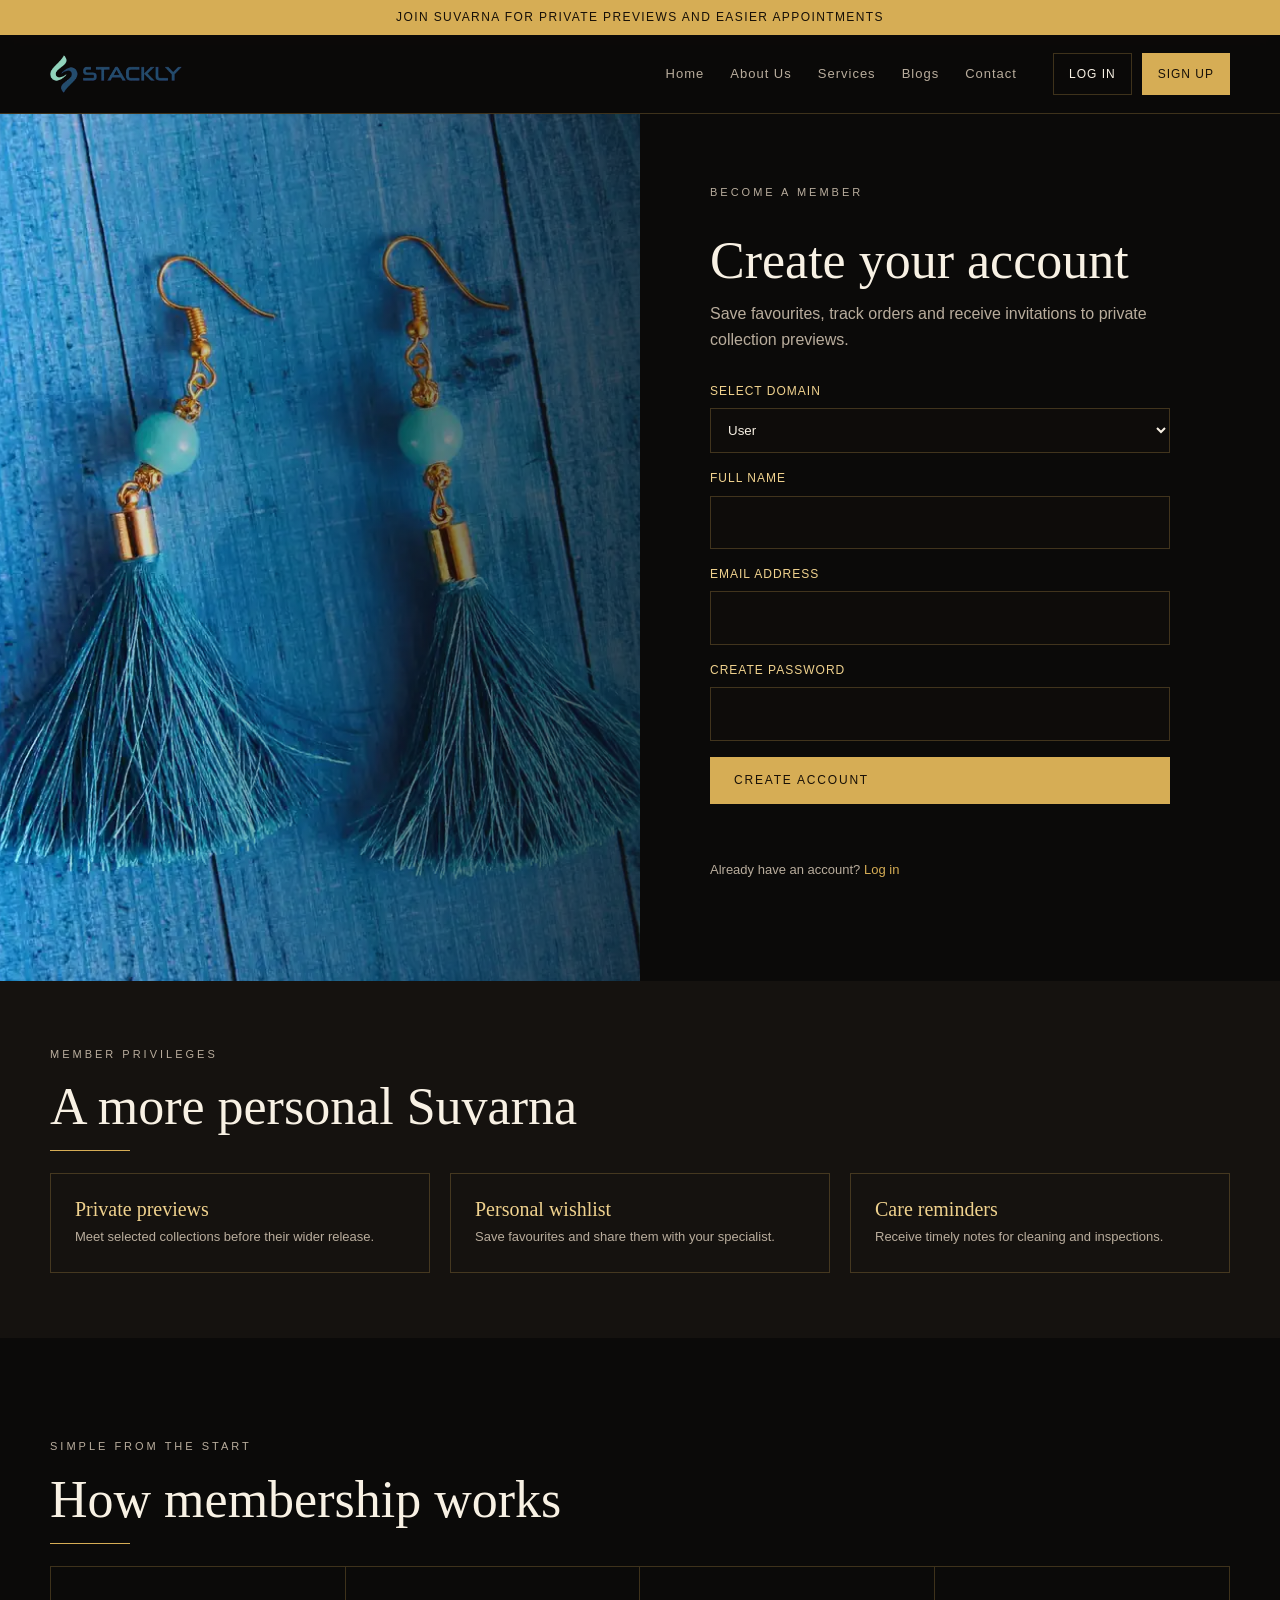
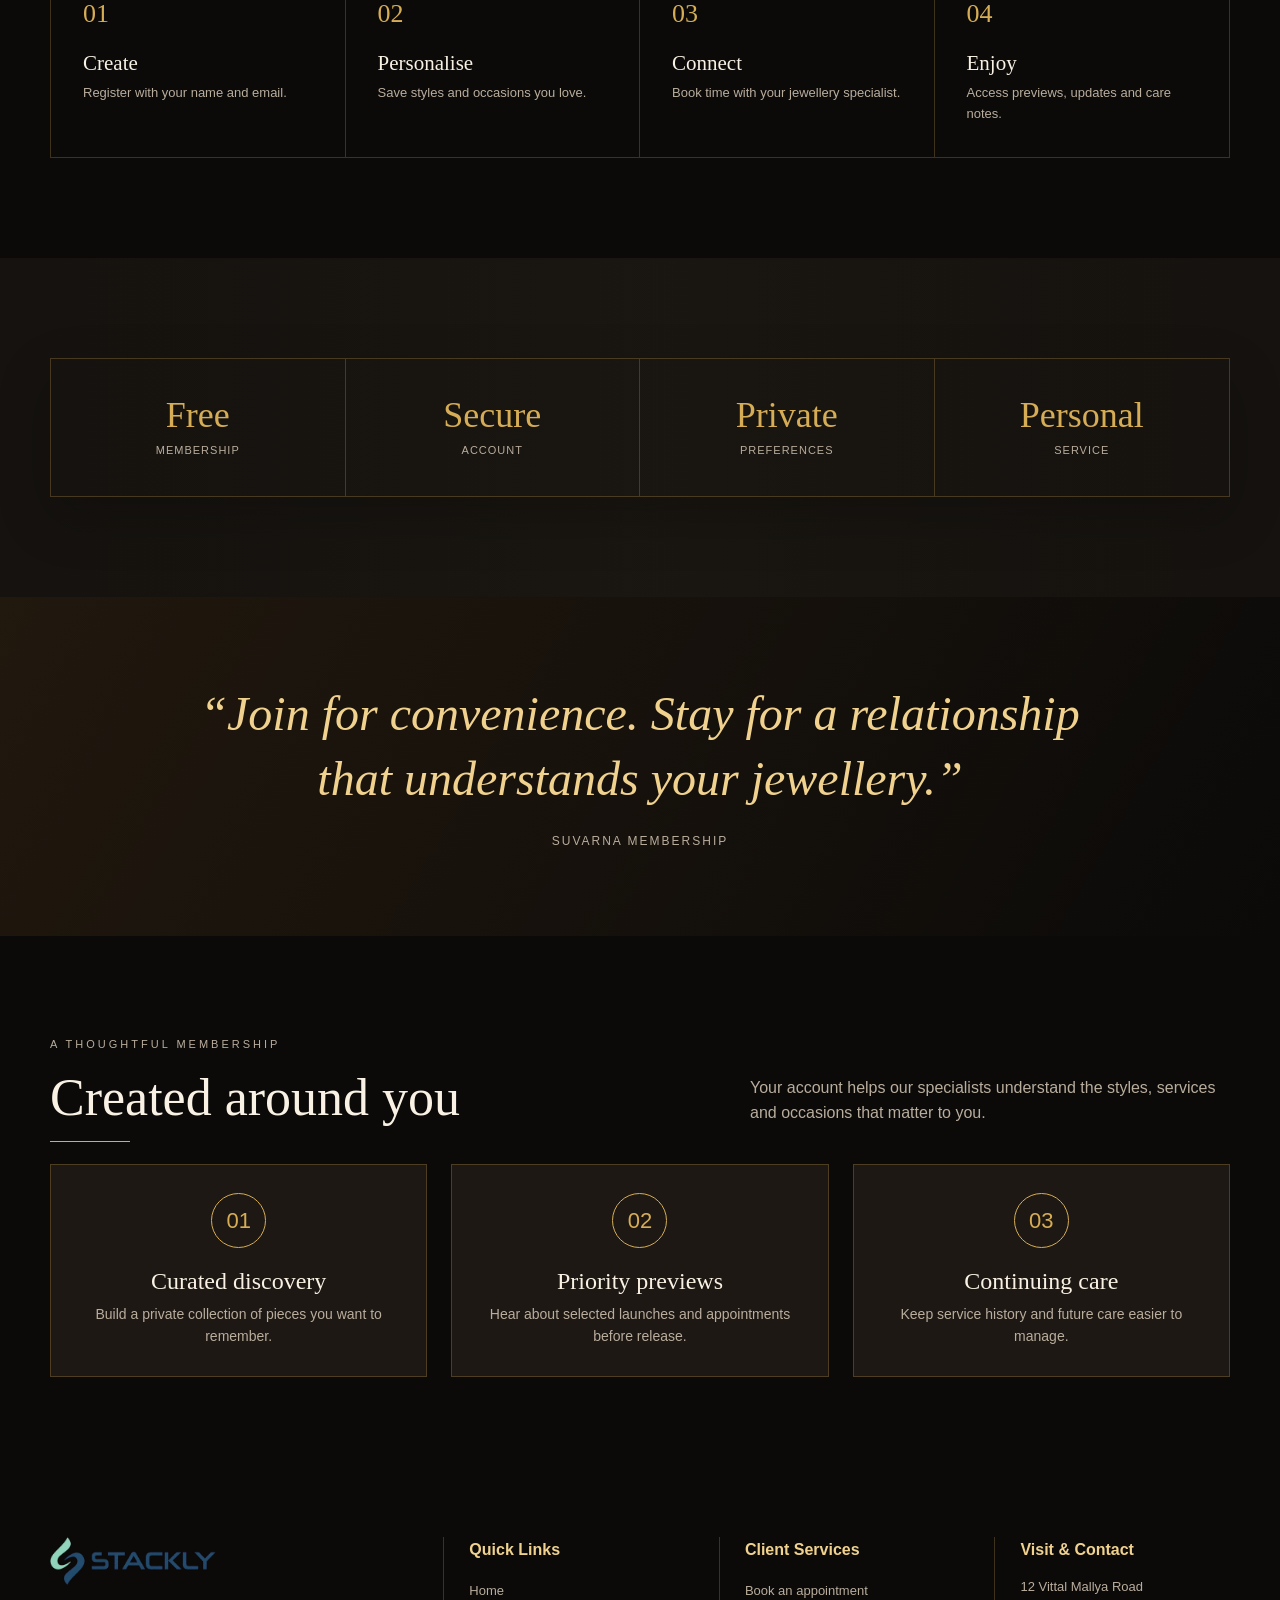
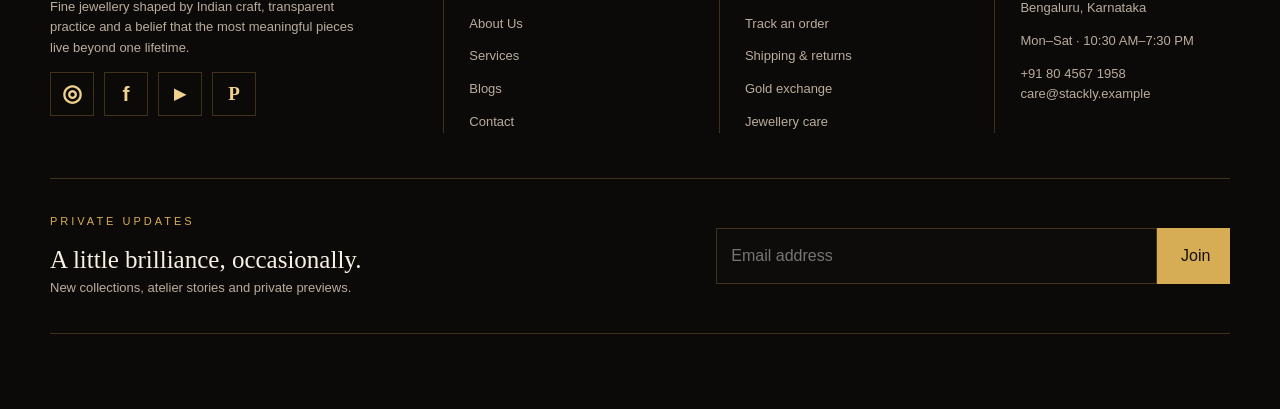
<file: signup.html>
<!doctype html>
<html lang="en">
<head>
<meta charset="utf-8">
<meta name="viewport" content="width=device-width,initial-scale=1">
<title>Sign Up | Stackly</title>
<link rel="stylesheet" href="styles.css">
</head>
<body>
<div class="announcement">Join Suvarna for private previews and easier appointments</div>
<header class="site-header">
<div class="wrap nav">
<a class="brand" href="index.html" aria-label="Stackly home"><img src="assets/stackly-logo.webp" alt="Stackly"></a>
<nav class="nav-links">
<a href="index.html">Home</a>
<a href="about.html">About Us</a>
<a href="services.html">Services</a>
<a href="blogs.html">Blogs</a>
<a href="contact.html">Contact</a>
</nav>
<div class="nav-actions">
<a href="login.html">Log in</a>
<a class="join" href="signup.html">Sign up</a>
</div>
<button class="menu" aria-label="Open navigation">☰</button>
</div>
</header>
<main>
<section class="auth-shell">
<div class="auth-visual">
<img src="assets/signup-gift.webp" alt="Elegant jewellery gift">
</div>
<div class="auth-panel">
<div class="auth-box reveal">
<p class="eyebrow">Become a member</p>
<h1 class="title">Create your account</h1>
<p>Save favourites, track orders and receive invitations to private collection previews.</p>
<form class="form" data-auth>
<div class="field">
<label for="signup-domain">Select domain</label>
<select id="signup-domain" name="domain" required>
<option value="user">User</option>
<option value="admin">Admin</option>
</select>
</div>
<div class="field">
<label for="full-name">Full name</label>
<input id="full-name" autocomplete="name" required>
</div>
<div class="field">
<label for="signup-email">Email address</label>
<input id="signup-email" type="email" autocomplete="email" required>
</div>
<div class="field">
<label for="signup-password">Create password</label>
<input id="signup-password" type="password" minlength="8" autocomplete="new-password" required>
</div>
<button class="btn primary">Create account</button>
<p class="message" aria-live="polite">
</p>
</form>
<p class="auth-note">Already have an account? <a href="login.html">Log in</a>
</p>
</div>
</div>
</section>
<section class="auth-extras">
<div class="wrap">
<div class="section-head">
<div>
<p class="eyebrow">Member privileges</p>
<h2 class="title">A more personal Suvarna</h2>
</div>
</div>
<div class="auth-benefits">
<article class="auth-benefit">
<h3>Private previews</h3>
<p>Meet selected collections before their wider release.</p>
</article>
<article class="auth-benefit">
<h3>Personal wishlist</h3>
<p>Save favourites and share them with your specialist.</p>
</article>
<article class="auth-benefit">
<h3>Care reminders</h3>
<p>Receive timely notes for cleaning and inspections.</p>
</article>
</div>
</div>
</section>
<section class="section">
<div class="wrap">
<div class="section-head">
<div>
<p class="eyebrow">Simple from the start</p>
<h2 class="title">How membership works</h2>
</div>
</div>
<div class="steps">
<div class="step">
<h3>Create</h3>
<p>Register with your name and email.</p>
</div>
<div class="step">
<h3>Personalise</h3>
<p>Save styles and occasions you love.</p>
</div>
<div class="step">
<h3>Connect</h3>
<p>Book time with your jewellery specialist.</p>
</div>
<div class="step">
<h3>Enjoy</h3>
<p>Access previews, updates and care notes.</p>
</div>
</div>
</div>
</section>
<section class="section alt">
<div class="wrap">
<div class="stat-band">
<div class="stat">
<strong>Free</strong>
<span>Membership</span>
</div>
<div class="stat">
<strong>Secure</strong>
<span>Account</span>
</div>
<div class="stat">
<strong>Private</strong>
<span>Preferences</span>
</div>
<div class="stat">
<strong>Personal</strong>
<span>Service</span>
</div>
</div>
</div>
</section>
<section class="quote-section">
<blockquote>“Join for convenience. Stay for a relationship that understands your jewellery.”</blockquote>
<cite>Suvarna membership</cite>
</section>
<section class="section"><div class="wrap"><div class="section-head"><div><p class="eyebrow">A thoughtful membership</p><h2 class="title">Created around you</h2></div><p>Your account helps our specialists understand the styles, services and occasions that matter to you.</p></div><div class="grid three"><article class="card icon-card"><span class="icon">01</span><h3>Curated discovery</h3><p>Build a private collection of pieces you want to remember.</p></article><article class="card icon-card"><span class="icon">02</span><h3>Priority previews</h3><p>Hear about selected launches and appointments before release.</p></article><article class="card icon-card"><span class="icon">03</span><h3>Continuing care</h3><p>Keep service history and future care easier to manage.</p></article></div></div></section>
</main>
<footer class="site-footer">
<div class="wrap">
<div class="footer-lower"><div class="footer-contact"><h4>Client care</h4><p>Questions about membership?<br><a href="contact.html">Speak with our concierge</a></p></div><div><h4>Follow Stackly</h4><div class="social-links"><a href="404.html" aria-label="Instagram"><svg><use href="assets/social-icons.svg#instagram"></use></svg></a><a href="404.html" aria-label="Facebook"><svg><use href="assets/social-icons.svg#facebook"></use></svg></a><a href="404.html" aria-label="YouTube"><svg><use href="assets/social-icons.svg#youtube"></use></svg></a><a href="404.html" aria-label="Pinterest"><svg><use href="assets/social-icons.svg#pinterest"></use></svg></a></div></div><div><h4>Visit us</h4><p>12 Vittal Mallya Road, Bengaluru<br>Mon–Sat · 10:30 AM–7:30 PM</p></div></div>
<nav class="footer-page-links" aria-label="Explore"><strong>Explore</strong><a href="index.html">Home</a><a href="about.html">About Us</a><a href="services.html">Services</a><a href="blogs.html">Blogs</a><a href="contact.html">Contact</a></nav>
<p class="copyright">© 2026 Stackly Jewellers · <a href="contact.html">Need help?</a> · <a href="index.html">Return home</a>
</p>
</div>
</footer>
<script src="script.js">
</script>
</body>
</html>
</file>
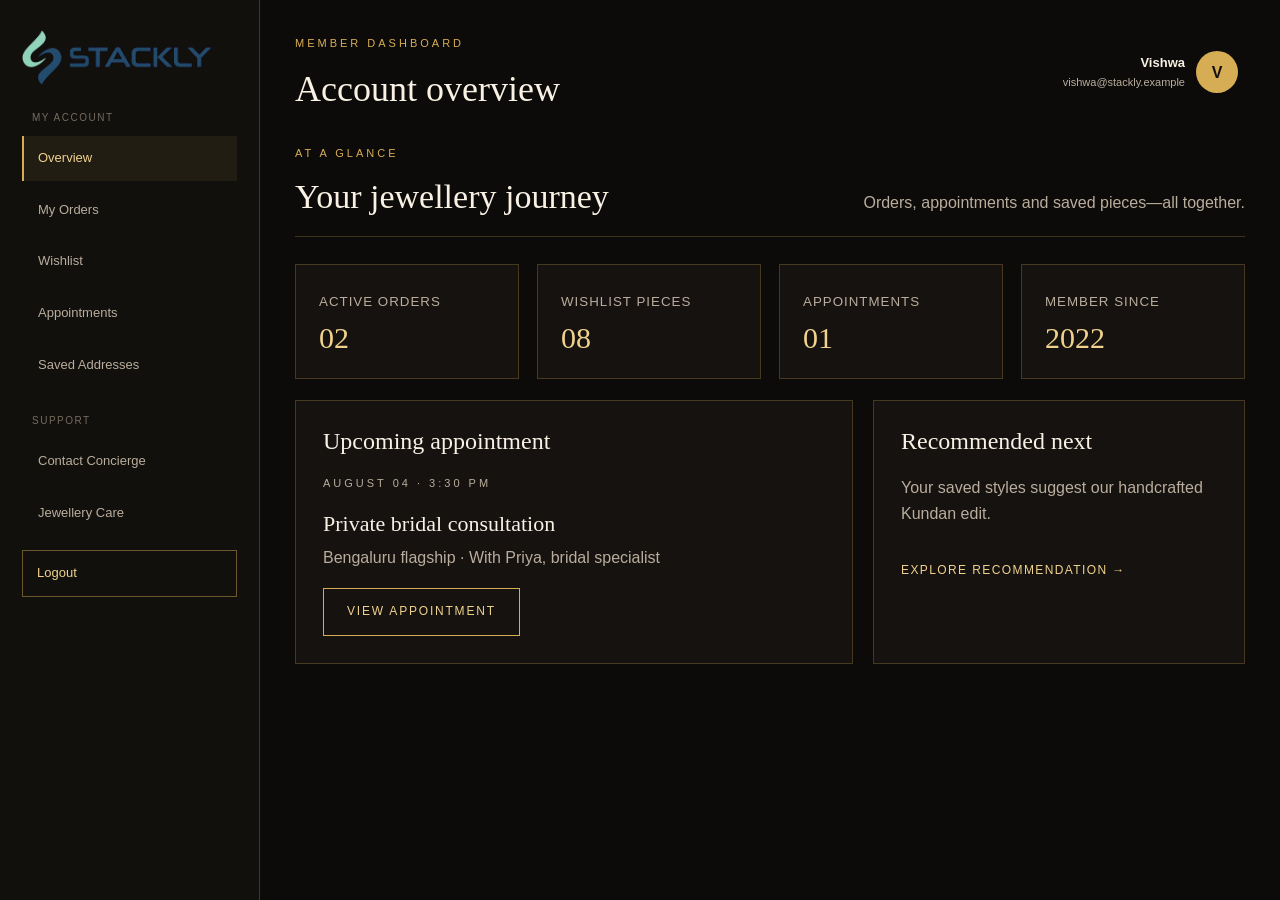
<file: user-dashboard.html>
<!doctype html>
<html lang="en"><head><meta charset="utf-8"><meta name="viewport" content="width=device-width,initial-scale=1"><title>My Dashboard | Stackly</title><link rel="stylesheet" href="styles.css"></head>
<body class="dashboard-body"><div class="dashboard-layout">
<aside class="sidebar"><div class="sidebar-head"><a class="brand" href="user-dashboard.html" aria-label="Stackly user dashboard"><img src="assets/stackly-logo.webp" alt="Stackly"></a><button class="sidebar-close" type="button" aria-label="Close dashboard navigation">×</button></div>
<p class="side-label">My account</p><nav class="side-nav dashboard-nav"><a class="active" href="#overview" data-dashboard-target="overview">Overview</a><a href="#orders" data-dashboard-target="orders">My Orders</a><a href="#wishlist" data-dashboard-target="wishlist">Wishlist</a><a href="#appointments" data-dashboard-target="appointments">Appointments</a><a href="#addresses" data-dashboard-target="addresses">Saved Addresses</a></nav>
<p class="side-label">Support</p><nav class="side-nav dashboard-nav"><a href="#concierge" data-dashboard-target="concierge">Contact Concierge</a><a href="#jewellery-care" data-dashboard-target="jewellery-care">Jewellery Care</a><a class="logout-link" href="login.html">Logout</a></nav></aside>
<main class="dashboard-main"><header class="dash-top"><button class="menu dash-menu" aria-label="Open dashboard navigation">☰</button><div><p class="eyebrow">Member dashboard</p><h1 id="dashboard-title">Account overview</h1></div><button class="dash-profile" type="button" data-dashboard-target="profile" aria-label="Open my profile"><span class="dash-profile-copy"><strong data-profile-name data-fallback="Vishwa">Vishwa</strong><span data-profile-email data-fallback="vishwa@stackly.example">vishwa@stackly.example</span></span><span class="avatar" data-profile-initials data-fallback="Vishwa">V</span></button></header>

<section class="dashboard-view active" id="overview" data-view-title="Account overview"><div class="view-heading"><div><p class="eyebrow">At a glance</p><h2>Your jewellery journey</h2></div><p>Orders, appointments and saved pieces—all together.</p></div><div class="dash-grid"><article class="metric"><small>Active orders</small><strong>02</strong></article><article class="metric"><small>Wishlist pieces</small><strong>08</strong></article><article class="metric"><small>Appointments</small><strong>01</strong></article><article class="metric"><small>Member since</small><strong>2022</strong></article></div><div class="dash-panels"><article class="dash-panel"><h2>Upcoming appointment</h2><p class="eyebrow">August 04 · 3:30 PM</p><h3>Private bridal consultation</h3><p>Bengaluru flagship · With Priya, bridal specialist</p><a class="btn" href="#appointments" data-dashboard-target="appointments">View appointment</a></article><article class="dash-panel"><h2>Recommended next</h2><p>Your saved styles suggest our handcrafted Kundan edit.</p><a class="text-link" href="404.html">Explore recommendation →</a></article></div></section>

<section class="dashboard-view" id="orders" data-view-title="My orders"><div class="view-heading"><div><p class="eyebrow">Purchase history</p><h2>My orders</h2></div><p>Review order details and follow delivery progress.</p></div><div class="dash-panel"><div class="order-list"><div class="order-row"><strong>#SV24018</strong><span>Noor Drop Earrings</span><span>₹42,500</span><em class="status">Shipped</em></div><div class="order-row"><strong>#SV23782</strong><span>Tara Solitaire</span><span>₹68,900</span><em class="status">Delivered</em></div><div class="order-row"><strong>#SV23146</strong><span>Meher Bangle Pair</span><span>₹95,200</span><em class="status">Delivered</em></div></div></div><div class="dash-panels"><article class="dash-panel"><h2>Need order support?</h2><p>Our concierge can help with delivery and documentation questions.</p><a class="btn" href="404.html">Get order help</a></article><article class="dash-panel"><h2>Order documents</h2><p>Download invoices, hallmark details and stone certificates.</p><a class="text-link" href="404.html">View documents →</a></article></div></section>

<section class="dashboard-view" id="wishlist" data-view-title="My wishlist"><div class="view-heading"><div><p class="eyebrow">Saved for later</p><h2>My wishlist</h2></div><p>A private edit of pieces that caught your eye.</p></div><div class="grid three dashboard-products"><article class="card product"><img src="assets/aarohi-necklace.webp" alt="Aarohi necklace"><div class="card-body"><span class="meta">22K Gold</span><h3>Aarohi Collar</h3><p class="price">₹1,85,000</p><a class="text-link" href="404.html">View piece →</a></div></article><article class="card product"><img src="assets/tara-ring.webp" alt="Tara ring"><div class="card-body"><span class="meta">18K Diamond</span><h3>Tara Solitaire</h3><p class="price">₹68,900</p><a class="text-link" href="404.html">View piece →</a></div></article><article class="card product"><img src="assets/noor-earrings.webp" alt="Noor earrings"><div class="card-body"><span class="meta">18K Gold</span><h3>Noor Drops</h3><p class="price">₹42,500</p><a class="text-link" href="404.html">View piece →</a></div></article></div></section>

<section class="dashboard-view" id="appointments" data-view-title="Appointments"><div class="view-heading"><div><p class="eyebrow">Your time with us</p><h2>Appointments</h2></div><a class="btn primary" href="404.html">Book appointment</a></div><div class="dash-panels"><article class="dash-panel appointment-card"><span class="status">Confirmed</span><p class="eyebrow">August 04 · 3:30 PM</p><h2>Private bridal consultation</h2><p>Bengaluru flagship · 90 minutes · Priya S.</p><div class="actions"><a class="btn" href="404.html">Reschedule</a><a class="btn" href="404.html">Cancel</a></div></article><article class="dash-panel"><h2>Prepare for your visit</h2><ul class="activity"><li><strong>Bring your inspiration</strong>Photos and saved pieces help us understand your style.</li><li><strong>Share your priorities</strong>Tell us about budget, timing and occasions.</li><li><strong>Take your time</strong>Your appointment is private and pressure-free.</li></ul></article></div></section>

<section class="dashboard-view" id="addresses" data-view-title="Saved addresses"><div class="view-heading"><div><p class="eyebrow">Delivery details</p><h2>Saved addresses</h2></div><a class="btn primary" href="404.html">Add address</a></div><div class="grid two-addresses"><article class="dash-panel"><span class="status">Default</span><h2>Home</h2><p>Ananya Rao<br>42 Richmond Road<br>Bengaluru, Karnataka 560025<br>India</p><a class="text-link" href="404.html">Edit address →</a></article><article class="dash-panel"><h2>Office</h2><p>Ananya Rao<br>8 Residency Road<br>Bengaluru, Karnataka 560001<br>India</p><a class="text-link" href="404.html">Edit address →</a></article></div></section>
<section class="dashboard-view" id="concierge" data-view-title="Contact concierge"><div class="view-heading"><div><p class="eyebrow">Personal assistance</p><h2>Contact Concierge</h2></div><p>Our jewellery specialists are available for orders, appointments, gifting and styling advice.</p></div><div class="dash-panels"><article class="dash-panel"><h2>Call or email us</h2><p>Monday–Saturday, 10:30 AM–7:30 PM IST</p><div class="support-details"><a href="tel:+918045671958">+91 80 4567 1958</a><a href="mailto:care@stackly.example">care@stackly.example</a></div></article><article class="dash-panel"><h2>Visit the flagship</h2><p>12 Vittal Mallya Road<br>Bengaluru, Karnataka</p><a class="btn" href="contact.html">Contact us</a></article></div></section>

<section class="dashboard-view" id="jewellery-care" data-view-title="Jewellery care"><div class="view-heading"><div><p class="eyebrow">Keep every piece radiant</p><h2>Jewellery Care</h2></div><p>Simple habits help protect the finish, settings and longevity of your jewellery.</p></div><div class="grid three"><article class="dash-panel"><h2>Wear with care</h2><p>Put jewellery on after perfume and cosmetics. Remove it before exercise, bathing or swimming.</p></article><article class="dash-panel"><h2>Clean gently</h2><p>Wipe pieces with a soft, dry cloth after wear. Avoid abrasives and household chemicals.</p></article><article class="dash-panel"><h2>Store separately</h2><p>Keep each piece in its own soft pouch, away from humidity, heat and direct sunlight.</p></article></div></section>
<section class="dashboard-view" id="profile" data-view-title="My profile"><div class="view-heading"><div><p class="eyebrow">Account details</p><h2>My Profile</h2></div><p>Your personal Stackly account information.</p></div><div class="dash-panel profile-panel"><span class="avatar profile-avatar" data-profile-initials data-fallback="Vishwa">V</span><div><small>Full name</small><h2 data-profile-name data-fallback="Vishwa">Vishwa</h2><small>Email address</small><p data-profile-email data-fallback="vishwa@stackly.example">vishwa@stackly.example</p><small>Account type</small><p>Member</p></div></div></section>
</main></div><script src="script.js"></script></body></html>
</file>
<file: styles.css>
﻿:root{--ink:#0b0a09;--panel:#15120f;--panel2:#1d1813;--gold:#d6ad55;--gold2:#f0d28e;--cream:#f8f1e4;--muted:#b9ad9d;--line:rgba(214,173,85,.25);--serif:Georgia,'Times New Roman',serif;--sans:Arial,sans-serif}

*{box-sizing:border-box;margin:0;padding:0}
html{scroll-behavior:smooth}
body{background:var(--ink);color:var(--cream);font-family:var(--sans);line-height:1.6}
a{color:inherit;text-decoration:none}
img{display:block;width:100%;object-fit:cover}
button,input,textarea{font:inherit}
.wrap{width:min(1180px,calc(100% - 40px));margin:auto}
.announcement{padding:8px;text-align:center;background:var(--gold);color:#171008;font-size:12px;letter-spacing:1.4px;text-transform:uppercase}

.site-header{position:sticky;top:0;z-index:20;background:rgba(11,10,9,.94);border-bottom:1px solid var(--line);backdrop-filter:blur(12px)}
.nav{min-height:78px;display:flex;align-items:center;gap:36px}
.brand{font:700 26px var(--serif);letter-spacing:4px;margin-right:auto;display:inline-flex;align-items:center}
.brand img{width:auto;height:38px;object-fit:contain}
.footer-grid .brand img{height:48px;margin-bottom:12px}
.brand i{color:var(--gold);font-style:normal}
.nav-links{display:flex;gap:26px}
.nav-links a{font-size:13px;letter-spacing:1px;color:var(--muted);position:relative}
.nav-links a:hover,.nav-links a.active{color:var(--gold2)}
.nav-actions{display:flex;gap:10px}
.nav-actions a{border:1px solid var(--line);padding:9px 15px;font-size:12px;text-transform:uppercase;letter-spacing:1px}
.nav-actions .join{background:var(--gold);color:#171008}
.menu{display:none;background:none;border:1px solid var(--line);color:var(--cream);padding:8px 11px;font-size:20px}

.hero{min-height:78vh;display:grid;grid-template-columns:1.05fr .95fr;align-items:center;gap:70px;padding:70px 0}
.eyebrow{color:var(--gold);text-transform:uppercase;letter-spacing:3px;font-size:11px;margin-bottom:15px}
.display{font:500 clamp(44px,6vw,78px)/1.03 var(--serif);letter-spacing:-2px}
.display em{color:var(--gold);font-style:italic}
.lead{color:var(--muted);font-size:17px;max-width:600px;margin:24px 0 32px}
.actions{display:flex;gap:12px;flex-wrap:wrap}
.btn{display:inline-block;padding:13px 23px;border:1px solid var(--gold);color:var(--gold2);font-size:12px;letter-spacing:1.8px;text-transform:uppercase;cursor:pointer;background:transparent}
.btn.primary{background:var(--gold);color:#181007}
.hero-image{height:620px;position:relative}
.hero-image>img{height:100%;border-radius:180px 180px 8px 8px}
.hero-image:before{content:"";position:absolute;inset:-15px 15px 15px -15px;border:1px solid var(--gold);border-radius:180px 180px 8px 8px;z-index:-1}

.section{padding:100px 0}
.section.alt{background:var(--panel)}
.section-head{display:flex;justify-content:space-between;gap:30px;align-items:end;margin-bottom:38px}
.title{font:500 clamp(34px,5vw,52px)/1.1 var(--serif)}
.section-head p{color:var(--muted);max-width:480px}
.grid{display:grid;gap:24px}
.grid.three{grid-template-columns:repeat(3,1fr)}
.grid.four{grid-template-columns:repeat(4,1fr)}
.card{background:var(--panel2);border:1px solid var(--line);overflow:hidden}
.card img{height:300px}
.card-body{padding:25px}
.card h3{font:500 24px var(--serif);margin-bottom:8px}
.card p{color:var(--muted);font-size:14px}
.text-link{display:inline-block;color:var(--gold2);margin-top:17px;font-size:12px;text-transform:uppercase;letter-spacing:1.4px}

.product img{height:370px}
.product .meta{color:var(--gold);font-size:11px;letter-spacing:1.5px;text-transform:uppercase}
.price{font:20px var(--serif);color:var(--gold2);margin-top:12px}
.feature{display:grid;grid-template-columns:1fr 1fr;gap:70px;align-items:center}
.feature img{height:560px}
.feature-copy p{color:var(--muted);margin:22px 0}
.facts{display:grid;grid-template-columns:repeat(3,1fr);border:1px solid var(--line);margin-top:35px}
.fact{padding:22px;border-right:1px solid var(--line)}
.fact:last-child{border:0}
.fact strong{display:block;color:var(--gold);font:28px var(--serif)}
.fact span{font-size:11px;color:var(--muted);text-transform:uppercase;letter-spacing:1px}

.page-hero{padding:105px 0 80px;text-align:center;background:radial-gradient(circle at 50% 0,rgba(214,173,85,.13),transparent 55%)}
.page-hero .lead{margin:22px auto 0}
.service-card{padding:32px;min-height:250px}
.service-card .num{color:var(--gold);font:34px var(--serif);margin-bottom:30px}
.post img{height:260px}
.post time{font-size:11px;color:var(--gold);text-transform:uppercase;letter-spacing:1px}
.post h3{margin-top:8px}
.contact-grid{display:grid;grid-template-columns:.8fr 1.2fr;gap:50px}
.contact-list{display:grid;gap:18px;margin-top:30px}
.contact-item{padding:20px;border:1px solid var(--line);background:var(--panel)}
.contact-item small{display:block;color:var(--gold);text-transform:uppercase;letter-spacing:1px}
.form{display:grid;gap:16px;background:var(--panel);padding:35px;border:1px solid var(--line)}
.field{display:grid;gap:7px}
.field label{font-size:12px;color:var(--gold2);text-transform:uppercase;letter-spacing:1px}
.field input,.field textarea{background:#0e0c0a;border:1px solid var(--line);color:var(--cream);padding:13px;outline:none}
.field input:focus,.field textarea:focus{border-color:var(--gold)}
.field textarea{min-height:130px;resize:vertical}

.quote-section{padding:85px 20px;text-align:center;background:linear-gradient(120deg,#21180e,#0b0a09)}
.quote-section blockquote{font:italic clamp(28px,4vw,48px)/1.35 var(--serif);max-width:880px;margin:auto;color:var(--gold2)}
.quote-section cite{display:block;margin-top:20px;color:var(--muted);font-style:normal;font-size:12px;letter-spacing:2px;text-transform:uppercase}
.icon-card{padding:28px;text-align:center}
.icon-card .icon{display:grid;place-items:center;width:55px;height:55px;margin:0 auto 20px;border:1px solid var(--gold);border-radius:50%;color:var(--gold);font-size:22px}
.steps{counter-reset:step;display:grid;grid-template-columns:repeat(4,1fr);border:1px solid var(--line)}
.step{counter-increment:step;padding:32px;border-right:1px solid var(--line)}
.step:last-child{border:0}
.step:before{content:"0" counter(step);display:block;color:var(--gold);font:26px var(--serif);margin-bottom:22px}
.step h3{font:21px var(--serif);margin-bottom:7px}
.step p{color:var(--muted);font-size:13px}
.split-banner{display:grid;grid-template-columns:1fr 1fr;min-height:460px;background:var(--panel)}
.split-banner img{height:100%;min-height:460px}
.split-content{padding:65px;display:flex;flex-direction:column;justify-content:center}
.split-content p:not(.eyebrow){color:var(--muted);margin:20px 0}
.faq{max-width:850px;margin:auto}
.faq details{border-bottom:1px solid var(--line);padding:20px 0}
.faq summary{cursor:pointer;font:20px var(--serif);color:var(--gold2)}
.faq details p{padding-top:12px;color:var(--muted)}
.tags{display:flex;flex-wrap:wrap;justify-content:center;gap:10px;margin-top:28px}
.tag-pill{border:1px solid var(--line);padding:8px 15px;color:var(--muted);font-size:12px}
.testimonial-grid{display:grid;grid-template-columns:repeat(3,1fr);gap:24px}
.testimonial{padding:30px;border:1px solid var(--line);background:var(--panel)}
.testimonial .stars{color:var(--gold);letter-spacing:3px}
.testimonial>p{color:var(--muted);margin:16px 0}
.testimonial strong{font:17px var(--serif)}
.stat-band{display:grid;grid-template-columns:repeat(4,1fr);border:1px solid var(--line)}
.stat{text-align:center;padding:35px 15px;border-right:1px solid var(--line)}
.stat:last-child{border:0}
.stat strong{display:block;color:var(--gold);font:36px var(--serif)}
.stat span{color:var(--muted);font-size:11px;text-transform:uppercase;letter-spacing:1px}
.map-placeholder{min-height:360px;display:grid;place-items:center;text-align:center;background:linear-gradient(rgba(11,10,9,.6),rgba(11,10,9,.8)),url('assets/bengaluru-map.webp') center/cover}
.map-placeholder p{max-width:450px;color:var(--muted);margin:12px auto 20px}
.auth-extras{background:var(--panel);padding:65px 0}
.auth-benefits{display:grid;grid-template-columns:repeat(3,1fr);gap:20px}
.auth-benefit{padding:24px;border:1px solid var(--line)}
.auth-benefit h3{font:20px var(--serif);color:var(--gold2)}
.auth-benefit p{color:var(--muted);font-size:13px;margin-top:6px}

.auth-shell{min-height:calc(100vh - 111px);display:grid;grid-template-columns:1fr 1fr}
.auth-visual{position:relative}
.auth-visual img{height:100%;position:absolute}
.auth-visual:after{content:"";position:absolute;inset:0;background:linear-gradient(90deg,transparent,rgba(11,10,9,.7))}
.auth-panel{display:flex;align-items:center;padding:70px}
.auth-box{width:min(460px,100%)}
.auth-box .title{margin-bottom:12px}
.auth-box>p{color:var(--muted);margin-bottom:30px}
.auth-box .form{padding:0;background:none;border:0}
.auth-note{font-size:13px;color:var(--muted);margin-top:20px}
.auth-note a{color:var(--gold)}

.newsletter{text-align:center;padding:75px 20px;background:var(--gold);color:#171008}
.newsletter h2{font:42px var(--serif)}
.newsletter p{margin:9px 0 23px}
.newsletter form{display:flex;max-width:500px;margin:auto}
.newsletter input{flex:1;border:0;padding:14px}
.newsletter button{border:0;background:#171008;color:var(--cream);padding:0 24px}
.site-footer{padding:60px 0 25px}
.footer-grid{display:grid;grid-template-columns:2fr repeat(3,1fr);gap:40px;padding-bottom:45px;border-bottom:1px solid var(--line)}
.footer-grid p,.footer-grid a{color:var(--muted);font-size:13px}
.footer-grid h4{color:var(--gold2);margin-bottom:15px}
.footer-grid ul{list-style:none;display:grid;gap:7px}
.copyright{padding-top:20px;color:var(--muted);font-size:12px}
.reveal{opacity:0;transform:translateY(20px);transition:.7s}
.reveal.in{opacity:1;transform:none}
.message{color:var(--gold2);font-size:13px;min-height:20px}

@media(max-width:900px){.nav-links{display:none;position:absolute;top:78px;left:0;right:0;background:var(--panel);padding:25px;flex-direction:column}
.nav-links.open{display:flex}
.menu{display:block}
.hero,.feature,.contact-grid,.auth-shell,.split-banner{grid-template-columns:1fr}
.hero-image{height:500px}
.grid.four{grid-template-columns:repeat(2,1fr)}
.grid.three{grid-template-columns:1fr 1fr}
.steps{grid-template-columns:1fr 1fr}
.step:nth-child(2){border-right:0}
.step{border-bottom:1px solid var(--line)}
.testimonial-grid,.auth-benefits{grid-template-columns:1fr}
.stat-band{grid-template-columns:1fr 1fr}
.stat:nth-child(2){border-right:0}
.stat{border-bottom:1px solid var(--line)}
.auth-visual{min-height:300px}
.auth-panel{padding:50px 25px}
.footer-grid{grid-template-columns:1fr 1fr}
}
@media(max-width:600px){.nav-actions{display:none}
.hero{padding:55px 0;gap:45px}
.hero-image{height:420px}
.display{font-size:48px}
.section{padding:70px 0}
.section-head{display:block}
.section-head p{margin-top:14px}
.grid.three,.grid.four,.steps,.stat-band{grid-template-columns:1fr}
.feature img{height:400px}
.facts{grid-template-columns:1fr}
.fact{border-right:0;border-bottom:1px solid var(--line)}
.step,.stat{border-right:0}
.split-content{padding:45px 25px}
.footer-grid{grid-template-columns:1fr}
.newsletter form{display:grid;gap:8px}
.page-hero{padding:75px 0 60px}
}

@media(prefers-reduced-motion:reduce){*{scroll-behavior:auto}
.reveal{opacity:1;transform:none;transition:none}
}

.field select{width:100%;background:#0e0c0a;border:1px solid var(--line);color:var(--cream);padding:13px;outline:none;cursor:pointer}
.field select:focus{border-color:var(--gold)}

.dashboard-body{background:#0d0b09}
.dashboard-layout{min-height:100vh;display:grid;grid-template-columns:260px 1fr}
.sidebar{position:sticky;top:0;height:100vh;padding:30px 22px;background:#12100d;border-right:1px solid var(--line)}
.sidebar .brand{display:block;margin-bottom:45px}
.sidebar .brand img{width:190px;height:auto}
.side-label{margin:25px 10px 10px;color:#756b5e;font-size:10px;letter-spacing:1.5px;text-transform:uppercase}
.side-nav{display:grid;gap:7px}
.side-nav a{padding:12px 14px;color:var(--muted);font-size:13px;border-left:2px solid transparent}
.side-nav a:hover,.side-nav a.active{background:rgba(214,173,85,.08);border-color:var(--gold);color:var(--gold2)}
.dashboard-main{padding:35px}
.dash-top{display:flex;align-items:center;justify-content:space-between;gap:20px;margin-bottom:35px}
.dash-top h1{font:36px var(--serif)}
.avatar{width:42px;height:42px;display:grid;place-items:center;border-radius:50%;background:var(--gold);color:#171008;font-weight:bold}
.dash-grid{display:grid;grid-template-columns:repeat(4,1fr);gap:18px}
.metric{padding:23px;background:var(--panel);border:1px solid var(--line)}
.metric small{color:var(--muted);text-transform:uppercase;letter-spacing:1px}
.metric strong{display:block;margin-top:8px;font:30px var(--serif);color:var(--gold2)}
.dash-panels{display:grid;grid-template-columns:1.5fr 1fr;gap:20px;margin-top:20px}
.dash-panel{padding:27px;background:var(--panel);border:1px solid var(--line)}
.dash-panel h2{font:24px var(--serif);margin-bottom:20px}
.order-list{display:grid}
.order-row{display:grid;grid-template-columns:1fr 1fr 1fr auto;gap:15px;padding:15px 0;border-bottom:1px solid var(--line);font-size:13px}
.order-row span{color:var(--muted)}
.status{padding:4px 9px;color:#9ad29a;background:rgba(70,160,70,.12);font-size:10px;text-transform:uppercase}
.quick-list{display:grid;gap:10px}
.quick-list a{display:flex;justify-content:space-between;padding:13px;border:1px solid var(--line);color:var(--muted)}
.quick-list a:hover{color:var(--gold2);border-color:var(--gold)}
.activity{display:grid;gap:15px}
.activity li{list-style:none;padding-left:18px;border-left:2px solid var(--gold);color:var(--muted);font-size:13px}
.activity strong{display:block;color:var(--cream)}
.dash-menu{display:none}

@media(max-width:900px){.dashboard-layout{grid-template-columns:1fr}
.sidebar{display:none;position:fixed;z-index:30;width:260px}
.sidebar.open{display:block}
.dash-menu{display:block}
.dash-grid{grid-template-columns:1fr 1fr}
.dash-panels{grid-template-columns:1fr}
}
.footer-lower{display:grid;grid-template-columns:1.3fr 1fr 1fr;gap:35px;padding:32px 0;border-bottom:1px solid var(--line)}.footer-lower h4{font-size:12px;color:var(--gold2);letter-spacing:1.2px;text-transform:uppercase;margin-bottom:10px}.footer-lower p{color:var(--muted);font-size:13px}.footer-contact a{color:var(--gold2)}.social-links{display:flex;gap:10px;margin-top:13px}.social-links a{width:38px;height:38px;display:grid;place-items:center;border:1px solid var(--line);color:var(--gold2);transition:.25s}.social-links a:hover{background:var(--gold);color:#171008;transform:translateY(-3px)}.social-links svg{display:none}.social-links a::before{display:block;font-weight:700;line-height:1}.social-links a[aria-label="Instagram"]::before{content:"◎";font-size:23px}.social-links a[aria-label="Facebook"]::before{content:"f";font:700 21px Arial}.social-links a[aria-label="YouTube"]::before{content:"▶";font-size:15px}.social-links a[aria-label="Pinterest"]::before{content:"P";font:700 19px Georgia}.footer-signup{display:flex;margin-top:12px}.footer-signup input{min-width:0;width:100%;padding:10px;background:#0e0c0a;border:1px solid var(--line);color:var(--cream)}.footer-signup button{padding:0 14px;background:var(--gold);border:0;color:#171008}.error-page{min-height:100vh;display:grid;place-items:center;text-align:center;padding:30px;background:radial-gradient(circle,rgba(214,173,85,.12),transparent 55%)}.error-code{font:clamp(110px,22vw,260px)/.8 var(--serif);color:transparent;-webkit-text-stroke:1px var(--gold);opacity:.55}.error-page .brand{margin:0 auto 55px}.error-page .brand img{height:55px}.error-page .lead{margin:18px auto 28px}@media(max-width:700px){.footer-lower{grid-template-columns:1fr}}
@media(max-width:600px){.dashboard-main{padding:22px 15px}
.dash-grid{grid-template-columns:1fr}
.dash-top h1{font-size:28px}
.order-row{grid-template-columns:1fr 1fr}
.order-row span:nth-child(3){display:none}
}
.footer-page-links{display:flex;align-items:center;gap:20px;flex-wrap:wrap;padding:22px 0;border-bottom:1px solid var(--line)}.footer-page-links strong{color:var(--gold2);font-size:12px;text-transform:uppercase;letter-spacing:1px}.footer-page-links a{color:var(--muted);font-size:13px}.footer-page-links a:hover{color:var(--gold2)}

/* Responsive hardening */
body{min-width:0}.nav{position:relative}.nav-links a,.nav-actions a,.btn{min-height:42px;display:inline-flex;align-items:center}.menu{min-width:44px;min-height:44px;align-items:center;justify-content:center}.card,.dash-panel,.metric,.feature-copy,.auth-box{min-width:0}.footer-signup button{min-width:46px;min-height:44px;cursor:pointer}.social-links a{min-width:44px;min-height:44px}.order-list{min-width:0}
@media(max-width:1200px){.wrap{width:min(100% - 36px,1120px)}.nav{gap:22px}.nav-links{gap:18px}.hero{gap:45px}.display{font-size:clamp(42px,5.6vw,68px)}.dash-grid{grid-template-columns:repeat(2,1fr)}}
@media(max-width:900px){.site-header{position:sticky}.nav{min-height:70px}.brand img{height:34px}.nav-links{top:70px;box-shadow:0 18px 35px rgba(0,0,0,.45);border-bottom:1px solid var(--line);max-height:calc(100vh - 70px);overflow-y:auto}.nav-links a{padding:9px 4px;font-size:14px}.hero{min-height:auto}.hero-image>img{border-radius:120px 120px 8px 8px}.hero-image:before{border-radius:120px 120px 8px 8px}.section-head{align-items:start}.product img{height:330px}.split-banner img{min-height:380px}.footer-lower{grid-template-columns:1fr 1fr}.footer-lower>div:last-child{grid-column:1/-1}.sidebar{overflow-y:auto;box-shadow:20px 0 40px rgba(0,0,0,.5)}.dash-top{align-items:flex-start}.order-row{grid-template-columns:1fr 1.2fr 1fr auto}}
@media(max-width:600px){.wrap{width:min(100% - 28px,560px)}.announcement{font-size:10px;padding:7px 12px}.nav{min-height:64px;gap:12px}.brand img{height:30px;max-width:150px}.nav-links{top:64px;padding:18px}.menu{display:inline-flex;padding:7px}.hero{gap:38px;padding:45px 0}.hero-image{height:370px}.display{font-size:clamp(40px,13vw,52px);letter-spacing:-1px}.lead{font-size:15px;margin:18px 0 25px}.actions{gap:10px}.actions .btn{width:100%;justify-content:center}.facts{margin-top:28px}.fact{padding:17px}.section{padding:58px 0}.page-hero{padding:62px 0 50px}.title{font-size:clamp(30px,10vw,40px)}.section-head{margin-bottom:28px}.card img,.post img{height:250px}.product img{height:360px}.card-body{padding:20px}.feature{gap:32px}.feature img{height:340px}.split-banner img{min-height:300px;height:300px}.split-content{padding:38px 22px}.quote-section{padding:60px 18px}.quote-section blockquote{font-size:27px}.service-card{min-height:0;padding:25px}.contact-grid{gap:35px}.form{padding:24px 18px}.auth-visual{min-height:220px}.auth-panel{padding:42px 18px}.auth-shell{min-height:auto}.auth-extras{padding:50px 0}.newsletter{padding:58px 16px}.newsletter h2{font-size:33px}.footer-grid{gap:28px;padding-bottom:32px}.footer-lower{grid-template-columns:1fr;gap:24px}.footer-lower>div:last-child{grid-column:auto}.footer-page-links{gap:12px 18px}.footer-page-links strong{width:100%}.site-footer{padding-top:48px}.error-page{padding:24px 16px}.error-page .brand{margin-bottom:35px}.error-page .brand img{height:auto;width:min(260px,80vw)}.error-code{font-size:38vw}.dash-top{gap:10px}.dash-top .btn{display:none}.avatar{flex:0 0 42px}.dash-panel{padding:20px 16px}.order-row{grid-template-columns:1fr auto;gap:8px}.order-row span{grid-column:1/-1}.order-row span:nth-child(3){display:none}.status{grid-column:2;grid-row:1}.sidebar{width:min(280px,86vw)}}
@media(max-width:380px){.brand img{max-width:125px}.hero-image{height:320px}.display{font-size:38px}.product img{height:320px}.dash-top h1{font-size:24px}.metric strong{font-size:26px}}

/* Premium motion and layout system */
.scroll-animate{opacity:0;transform:translate3d(0,34px,0);filter:blur(5px);transition:opacity .8s cubic-bezier(.2,.75,.25,1),transform .8s cubic-bezier(.2,.75,.25,1),filter .7s ease;transition-delay:var(--delay,0ms);will-change:transform,opacity}.scroll-animate.in{opacity:1;transform:translate3d(0,0,0);filter:blur(0);will-change:auto}.grid .scroll-animate:nth-child(2n),.steps .scroll-animate:nth-child(2n){transform:translate3d(0,44px,0)}.grid .scroll-animate.in,.steps .scroll-animate.in{transform:translate3d(0,0,0)}main section{position:relative;isolation:isolate}.hero-image img,.feature>img,.split-banner>img,.card img{transition:transform .8s cubic-bezier(.2,.75,.25,1),filter .5s ease}.card:hover img{transform:scale(1.045)}.feature:hover>img,.split-banner:hover>img{transform:scale(1.018)}.btn{transition:transform .25s ease,background .25s ease,color .25s ease,box-shadow .25s ease}.btn:hover{transform:translateY(-2px);box-shadow:0 12px 28px rgba(214,173,85,.15)}
.page-hero{min-height:430px;display:grid;place-items:center;overflow:hidden;background:radial-gradient(circle at 20% 30%,rgba(122,222,196,.09),transparent 28%),radial-gradient(circle at 80% 20%,rgba(214,173,85,.16),transparent 32%),linear-gradient(145deg,#17120d,#0b0a09 68%)}.page-hero:before,.page-hero:after{content:"";position:absolute;border:1px solid var(--line);border-radius:50%;z-index:-1}.page-hero:before{width:360px;height:360px;left:-170px;top:-90px;animation:slowSpin 22s linear infinite}.page-hero:after{width:190px;height:190px;right:-60px;bottom:-70px;animation:slowSpin 16s linear infinite reverse}.page-hero .wrap{position:relative}.page-hero .display{max-width:850px;margin:auto}.page-hero .lead{font-size:18px;max-width:670px}.page-hero .eyebrow{display:flex;justify-content:center;align-items:center;gap:12px}.page-hero .eyebrow:before,.page-hero .eyebrow:after{content:"";width:35px;height:1px;background:var(--gold)}@keyframes slowSpin{to{transform:rotate(360deg)}}@keyframes gentleFloat{50%{transform:translateY(-8px)}}@keyframes lineGrow{from{transform:scaleX(0)}to{transform:scaleX(1)}}
.section-head:after{content:"";position:absolute;width:80px;height:1px;background:var(--gold);bottom:-16px;left:0;transform-origin:left;animation:lineGrow 1s ease both}.section-head{position:relative}.premium-band{overflow:hidden;background:linear-gradient(110deg,#19120c,#241b10 50%,#11100e)}.occasion-grid{display:grid;grid-template-columns:1.1fr .9fr .9fr;grid-template-rows:230px 230px;gap:18px}.occasion-card{position:relative;overflow:hidden;border:1px solid var(--line);padding:28px;display:flex;align-items:flex-end;background:radial-gradient(circle at 80% 20%,rgba(214,173,85,.2),transparent 45%),var(--panel)}.occasion-card:first-child{grid-row:1/3}.occasion-card:before{content:"◇";position:absolute;right:24px;top:14px;font:70px var(--serif);color:rgba(214,173,85,.14)}.occasion-card h3{font:28px var(--serif);color:var(--gold2)}.occasion-card p{color:var(--muted);font-size:13px;max-width:280px;margin-top:6px}.occasion-card a{position:absolute;inset:0}.craft-flow{display:grid;grid-template-columns:repeat(5,1fr);gap:0;border:1px solid var(--line)}.craft-flow article{padding:30px 22px;border-right:1px solid var(--line);position:relative}.craft-flow article:last-child{border:0}.craft-flow span{font:28px var(--serif);color:var(--gold)}.craft-flow h3{font:20px var(--serif);margin:28px 0 8px}.craft-flow p{font-size:13px;color:var(--muted)}
.premium-footer-grid{grid-template-columns:1.5fr repeat(3,1fr)}.foot-intro p{max-width:320px}.premium-footer-grid>div:not(:first-child){padding-left:25px;border-left:1px solid var(--line)}.premium-footer-grid p{margin-bottom:12px}.footer-subscribe{display:grid;grid-template-columns:1.2fr 1fr;align-items:center;gap:50px;padding:34px 0;border-bottom:1px solid var(--line)}.footer-subscribe h3{font:25px var(--serif);margin-bottom:4px}.footer-subscribe p:not(.eyebrow){color:var(--muted);font-size:13px}.footer-subscribe .footer-signup{margin:0}.footer-subscribe .footer-signup input{padding:14px}.footer-subscribe .footer-signup button{padding:0 24px}.footer-bottom{display:flex;justify-content:space-between;gap:20px;padding-top:22px;color:var(--muted);font-size:12px}.footer-bottom div{display:flex;gap:20px}.mobile-auth-link{display:none!important}.mobile-join{color:var(--gold)!important}
.dash-profile{display:flex;align-items:center;gap:11px}.dash-profile-copy{text-align:right}.dash-profile-copy strong{display:block;font-size:13px}.dash-profile-copy span{display:block;color:var(--muted);font-size:11px;max-width:210px;overflow:hidden;text-overflow:ellipsis}.dashboard-main section{scroll-margin-top:25px}.sidebar-backdrop{display:none}
@media(max-width:900px){.page-hero{min-height:380px}.occasion-grid{grid-template-columns:1fr 1fr}.occasion-card:first-child{grid-column:1/-1;grid-row:auto}.craft-flow{grid-template-columns:repeat(2,1fr)}.craft-flow article{border-bottom:1px solid var(--line)}.craft-flow article:nth-child(2n){border-right:0}.premium-footer-grid{grid-template-columns:1fr 1fr}.premium-footer-grid>div:not(:first-child){padding-left:0;border-left:0}.footer-subscribe{grid-template-columns:1fr}.mobile-auth-link{display:flex!important}.nav-open{overflow:hidden}.sidebar.open:after{content:"";position:fixed;inset:0 0 0 100%;width:100vw;background:rgba(0,0,0,.55);z-index:-1}.dash-profile-copy{display:none}}
@media(max-width:600px){.scroll-animate{transform:translate3d(0,22px,0);filter:none}.page-hero{min-height:350px;text-align:left}.page-hero .eyebrow{justify-content:flex-start}.page-hero .eyebrow:after{display:none}.page-hero .display{margin:0}.page-hero .lead{margin-left:0}.occasion-grid{grid-template-columns:1fr;grid-template-rows:none}.occasion-card{min-height:190px}.occasion-card:first-child{grid-column:auto}.craft-flow{grid-template-columns:1fr}.craft-flow article{border-right:0}.premium-footer-grid{grid-template-columns:1fr}.premium-footer-grid>div:not(:first-child){padding-top:22px;border-top:1px solid var(--line)}.footer-subscribe{gap:22px}.footer-subscribe .footer-signup{display:grid;grid-template-columns:1fr auto}.footer-bottom{flex-direction:column}.dash-profile-copy{display:none}.dashboard-main{overflow:hidden}.dash-panels{gap:14px}.metric{padding:18px}.metric strong{font-size:27px}}
@media(prefers-reduced-motion:reduce){.scroll-animate,.reveal{opacity:1!important;transform:none!important;filter:none!important;transition:none!important}.page-hero:before,.page-hero:after{animation:none}.hero-image img,.feature>img,.split-banner>img,.card img{transition:none}}
.error-page>div{animation:errorEnter .85s cubic-bezier(.2,.75,.25,1) both}@keyframes errorEnter{from{opacity:0;transform:translateY(24px) scale(.985)}to{opacity:1;transform:none}}

/* Dashboard view architecture */
.sidebar-head{display:flex;align-items:center;justify-content:space-between;gap:12px}.sidebar-head .brand{margin-bottom:0}.sidebar-close{display:none;width:42px;height:42px;border:1px solid var(--line);background:transparent;color:var(--gold2);font-size:28px;line-height:1;cursor:pointer}.dashboard-view{display:none;animation:viewEnter .55s cubic-bezier(.2,.75,.25,1) both}.dashboard-view.active{display:block}.dashboard-view.scroll-animate{opacity:1;transform:none;filter:none}.view-heading{display:flex;align-items:end;justify-content:space-between;gap:25px;margin-bottom:28px;padding-bottom:20px;border-bottom:1px solid var(--line)}.view-heading h2{font:34px var(--serif)}.view-heading>p{color:var(--muted);max-width:450px}.dashboard-view>.dash-panel+.dash-panels{margin-top:20px}.dash-panel>p{color:var(--muted);margin:8px 0 18px}.dash-panel h3{font:22px var(--serif)}.dashboard-products .product img{height:260px}.two-addresses{grid-template-columns:1fr 1fr}.appointment-card{position:relative}.appointment-card>.status{display:inline-block;margin-bottom:18px}.customer-list{display:grid}.customer-list>div{display:grid;grid-template-columns:auto 1fr auto;align-items:center;gap:15px;padding:17px 0;border-bottom:1px solid var(--line)}.customer-list p{display:grid}.customer-list small{color:var(--muted)}.customer-list a,.post-admin-row>a{color:var(--gold2);font-size:12px;text-transform:uppercase;letter-spacing:1px}.post-admin-row{display:flex;align-items:center;justify-content:space-between;gap:20px;padding:18px 0;border-bottom:1px solid var(--line)}.post-admin-row h3{margin:8px 0 3px}.post-admin-row p{color:var(--muted);font-size:12px}.setting-row{display:flex;justify-content:space-between;gap:20px;padding:15px 0;border-bottom:1px solid var(--line);color:var(--muted)}.setting-row strong{color:var(--cream);text-align:right}@keyframes viewEnter{from{opacity:0;transform:translateY(14px)}to{opacity:1;transform:none}}

/* Subpage visual polish */
body:not(.dashboard-body) .section>.wrap{position:relative}.page-hero+.section{padding-top:110px}.feature{gap:clamp(45px,7vw,90px)}.feature>img{border:1px solid var(--line);box-shadow:0 28px 70px rgba(0,0,0,.35);object-position:center}.feature-copy{padding:clamp(8px,2vw,26px)}.feature-copy .title{max-width:560px}.feature-copy p{font-size:15px;line-height:1.85}.split-banner{margin:0;overflow:hidden}.split-banner>img{object-position:center 35%}.split-content{position:relative}.split-content:before{content:"";position:absolute;left:0;top:14%;bottom:14%;width:1px;background:linear-gradient(transparent,var(--gold),transparent)}.section.alt:before{content:"";position:absolute;inset:0;background:linear-gradient(90deg,transparent,rgba(214,173,85,.025),transparent);z-index:-1}.service-card{border-radius:2px;transition:transform .35s ease,border-color .35s ease,background .35s ease}.service-card:hover{transform:translateY(-7px);border-color:rgba(214,173,85,.55);background:#211a13}.post{transition:transform .35s ease,border-color .35s ease}.post:hover{transform:translateY(-7px);border-color:rgba(214,173,85,.5)}.post img{aspect-ratio:16/10;height:auto}.contact-item{transition:transform .3s ease,border-color .3s ease}.contact-item:hover{transform:translateX(6px);border-color:var(--gold)}.faq details{transition:background .3s ease,padding .3s ease}.faq details[open]{background:rgba(214,173,85,.04);padding-left:18px;padding-right:18px}.stat-band{box-shadow:0 20px 55px rgba(0,0,0,.2)}
@media(max-width:900px){.sidebar-head{margin-bottom:25px}.sidebar-close{display:grid;place-items:center}.sidebar .brand{margin-bottom:0}.view-heading{align-items:flex-start}.dashboard-products{grid-template-columns:repeat(2,1fr)!important}.page-hero+.section{padding-top:85px}.feature>img{height:460px}.split-content:before{display:none}}
@media(max-width:600px){.sidebar{padding:22px 16px}.sidebar-head .brand img{width:155px}.view-heading{display:grid;gap:12px;margin-bottom:22px}.view-heading h2{font-size:29px}.view-heading>.btn{width:100%;justify-content:center}.dashboard-products,.two-addresses{grid-template-columns:1fr!important}.dashboard-products .product img{height:300px}.customer-list>div{grid-template-columns:auto 1fr}.customer-list>div>a{grid-column:2}.post-admin-row{align-items:flex-start}.setting-row{display:grid;gap:5px}.setting-row strong{text-align:left}.page-hero+.section{padding-top:65px}.feature>img{height:330px;border-radius:2px}.feature-copy{padding:0}.split-banner>img{object-position:center}.section.alt{border-top:1px solid rgba(214,173,85,.08);border-bottom:1px solid rgba(214,173,85,.08)}}

/* Full-screen mobile navigation */
@media(max-width:900px){.site-header{z-index:100}.site-header .nav{position:relative;z-index:102}.site-header .brand{position:relative;z-index:103}.site-header .nav-actions{display:none}.site-header .menu:not(.dash-menu){display:inline-flex;position:relative;z-index:103;border-color:rgba(214,173,85,.5);font-size:23px;background:rgba(11,10,9,.85)}.site-header .nav-links{display:flex;position:fixed;inset:0;width:100vw;height:100dvh;max-height:none;padding:110px 28px 45px;background:radial-gradient(circle at 50% 18%,rgba(214,173,85,.15),transparent 34%),rgba(11,10,9,.985);border:0;box-shadow:none;align-items:center;justify-content:center;gap:7px;overflow-y:auto;opacity:0;visibility:hidden;pointer-events:none;transform:translateY(-18px);transition:opacity .35s ease,transform .35s ease,visibility .35s}.site-header .nav-links.open{opacity:1;visibility:visible;pointer-events:auto;transform:none}.site-header .nav-links a{width:min(420px,100%);min-height:52px;justify-content:center;padding:11px 20px;color:var(--cream);font:26px var(--serif);letter-spacing:.3px;border-bottom:1px solid rgba(214,173,85,.12)}.site-header .nav-links a.active{color:var(--gold2)}.site-header .nav-links .mobile-auth-link{margin-top:10px;border:1px solid var(--gold);font:13px var(--sans);letter-spacing:1.5px;text-transform:uppercase}.site-header .nav-links .mobile-join{margin-top:4px;background:var(--gold);color:#171008!important}.nav-open .site-header{background:transparent;border-color:transparent}.nav-open .site-header .brand img{height:36px}}
@media(max-width:420px){.site-header .nav-links{padding:90px 20px 30px}.site-header .nav-links a{font-size:23px;min-height:48px}.site-header .nav-links .mobile-auth-link{font-size:12px}}

/* Viewport safety and account usability */
html,body{width:100%;max-width:100%;overflow-x:hidden;overflow-x:clip}
main,section,header,footer,.wrap,.dashboard-layout,.dashboard-main,.dashboard-view{min-width:0;max-width:100%}
img,svg,video,canvas,iframe{max-width:100%}
input,select,textarea,button{min-width:0;max-width:100%}
p,h1,h2,h3,h4,a,span,strong,small{overflow-wrap:anywhere}
.dashboard-main{width:100%;overflow-x:hidden}
.dash-top>div:first-of-type{min-width:0;margin-right:auto}
.forgot-password{text-align:right;margin-top:-6px}
.forgot-password-btn{display:inline-flex;align-items:center;justify-content:center;min-height:40px;padding:8px 14px;border:1px solid var(--line);color:var(--gold2);font-size:12px;letter-spacing:.6px}
.forgot-password-btn:hover{border-color:var(--gold);background:rgba(214,173,85,.08)}
.support-details a{color:var(--gold2);font-size:13px}
.support-details{display:grid;gap:8px;margin-top:18px}
.logout-link{margin-top:8px;border:1px solid rgba(214,173,85,.45)!important;color:var(--gold2)!important}
.dash-profile{border:1px solid transparent;background:transparent;color:inherit;padding:6px;cursor:pointer;border-radius:3px}
.dash-profile:hover,.dash-profile:focus-visible{border-color:var(--line);background:rgba(214,173,85,.07);outline:none}
.profile-panel{display:flex;align-items:flex-start;gap:24px;max-width:680px}
.profile-avatar{width:72px;height:72px;flex:0 0 72px;font-size:20px}
.profile-panel small{display:block;color:var(--gold);margin:4px 0;text-transform:uppercase;letter-spacing:1px}
.profile-panel h2{margin-bottom:18px}
.profile-panel p{margin:0 0 18px}
.footer-bottom>div{flex-wrap:wrap}
.newsletter form,.footer-signup{max-width:100%}
.error-page>div{width:min(760px,100%);max-width:100%}
.error-code{max-width:100%;overflow:hidden}
.occasion-card{isolation:isolate;background-position:center;background-size:cover}
.occasion-card:nth-child(1){background-image:linear-gradient(0deg,rgba(11,10,9,.92),rgba(11,10,9,.18)),url('assets/bridal-celebration.webp')}
.occasion-card:nth-child(2){background-image:linear-gradient(0deg,rgba(11,10,9,.94),rgba(11,10,9,.24)),url('assets/layered-necklaces.webp')}
.occasion-card:nth-child(3){background-image:linear-gradient(0deg,rgba(11,10,9,.94),rgba(11,10,9,.24)),url('assets/signup-gift.webp')}
.occasion-card>div{position:relative;z-index:1}
@media(max-width:900px){
  .dash-top{display:grid;grid-template-columns:auto minmax(0,1fr) auto;align-items:center}
  .dash-menu{grid-column:1;display:inline-flex;align-items:center;justify-content:center}
  .dash-top>div:first-of-type{grid-column:2}
  .dash-profile{grid-column:3}
}
@media(max-width:600px){
  .dash-top{grid-template-columns:auto minmax(0,1fr) auto;gap:10px}
  .dash-top h1{font-size:clamp(22px,7vw,28px)}
  .dash-top .eyebrow{letter-spacing:1.5px}
  .dash-profile .avatar{width:38px;height:38px}
  .occasion-card,.craft-flow article,.footer-subscribe,.footer-bottom{min-width:0}
  .profile-panel{gap:16px}
  .profile-avatar{width:56px;height:56px;flex-basis:56px}
}
@media(max-width:380px){
  .dashboard-main{padding-inline:12px}
  .dash-top{grid-template-columns:44px minmax(0,1fr) 38px}
  .dash-top .eyebrow{font-size:9px}
  .dash-profile{padding:0}
  .profile-panel{display:grid}
  .footer-subscribe .footer-signup{grid-template-columns:1fr}
  .footer-subscribe .footer-signup button{min-height:44px}
}

@media(max-width:900px){
  .site-header .nav-links{width:auto;max-width:none}
  .sidebar.open:after{content:none}
  .sidebar.open{box-shadow:20px 0 45px rgba(0,0,0,.75),100vw 0 0 rgba(0,0,0,.55)}
}
</file>
